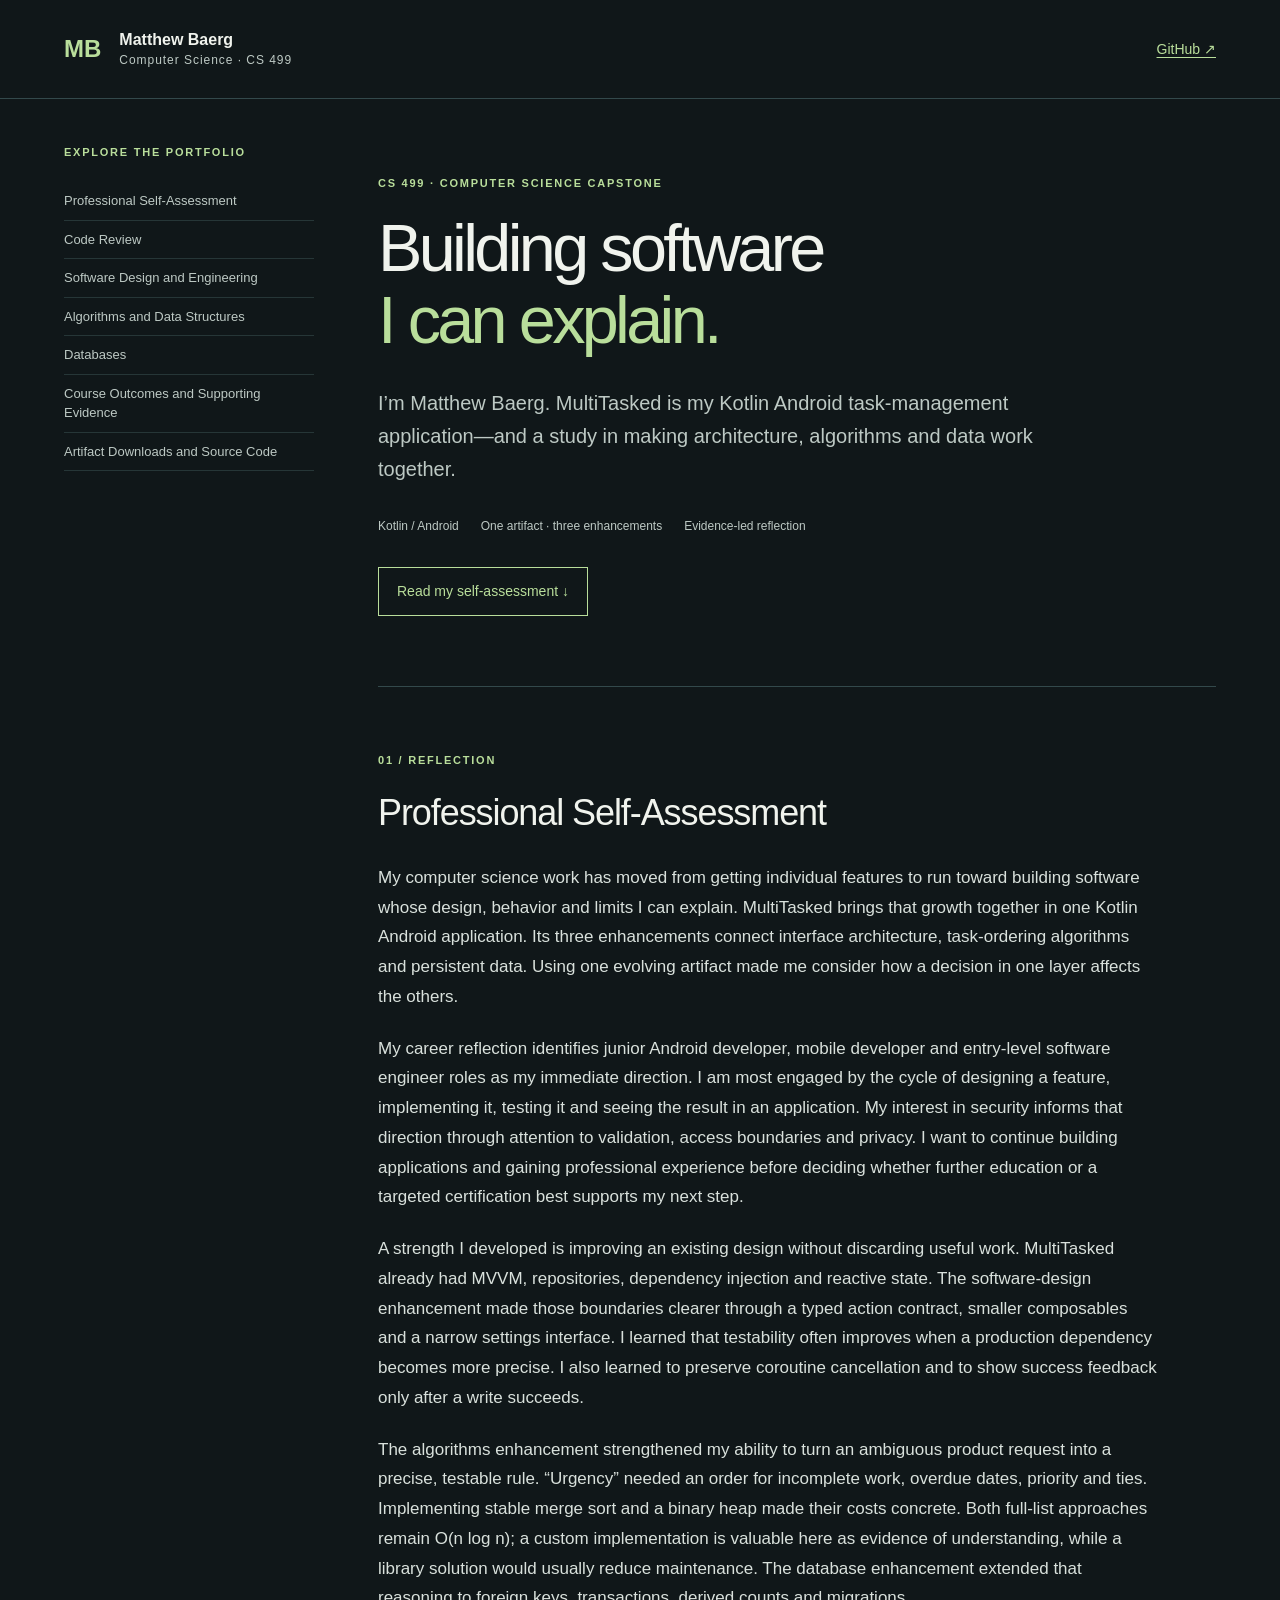
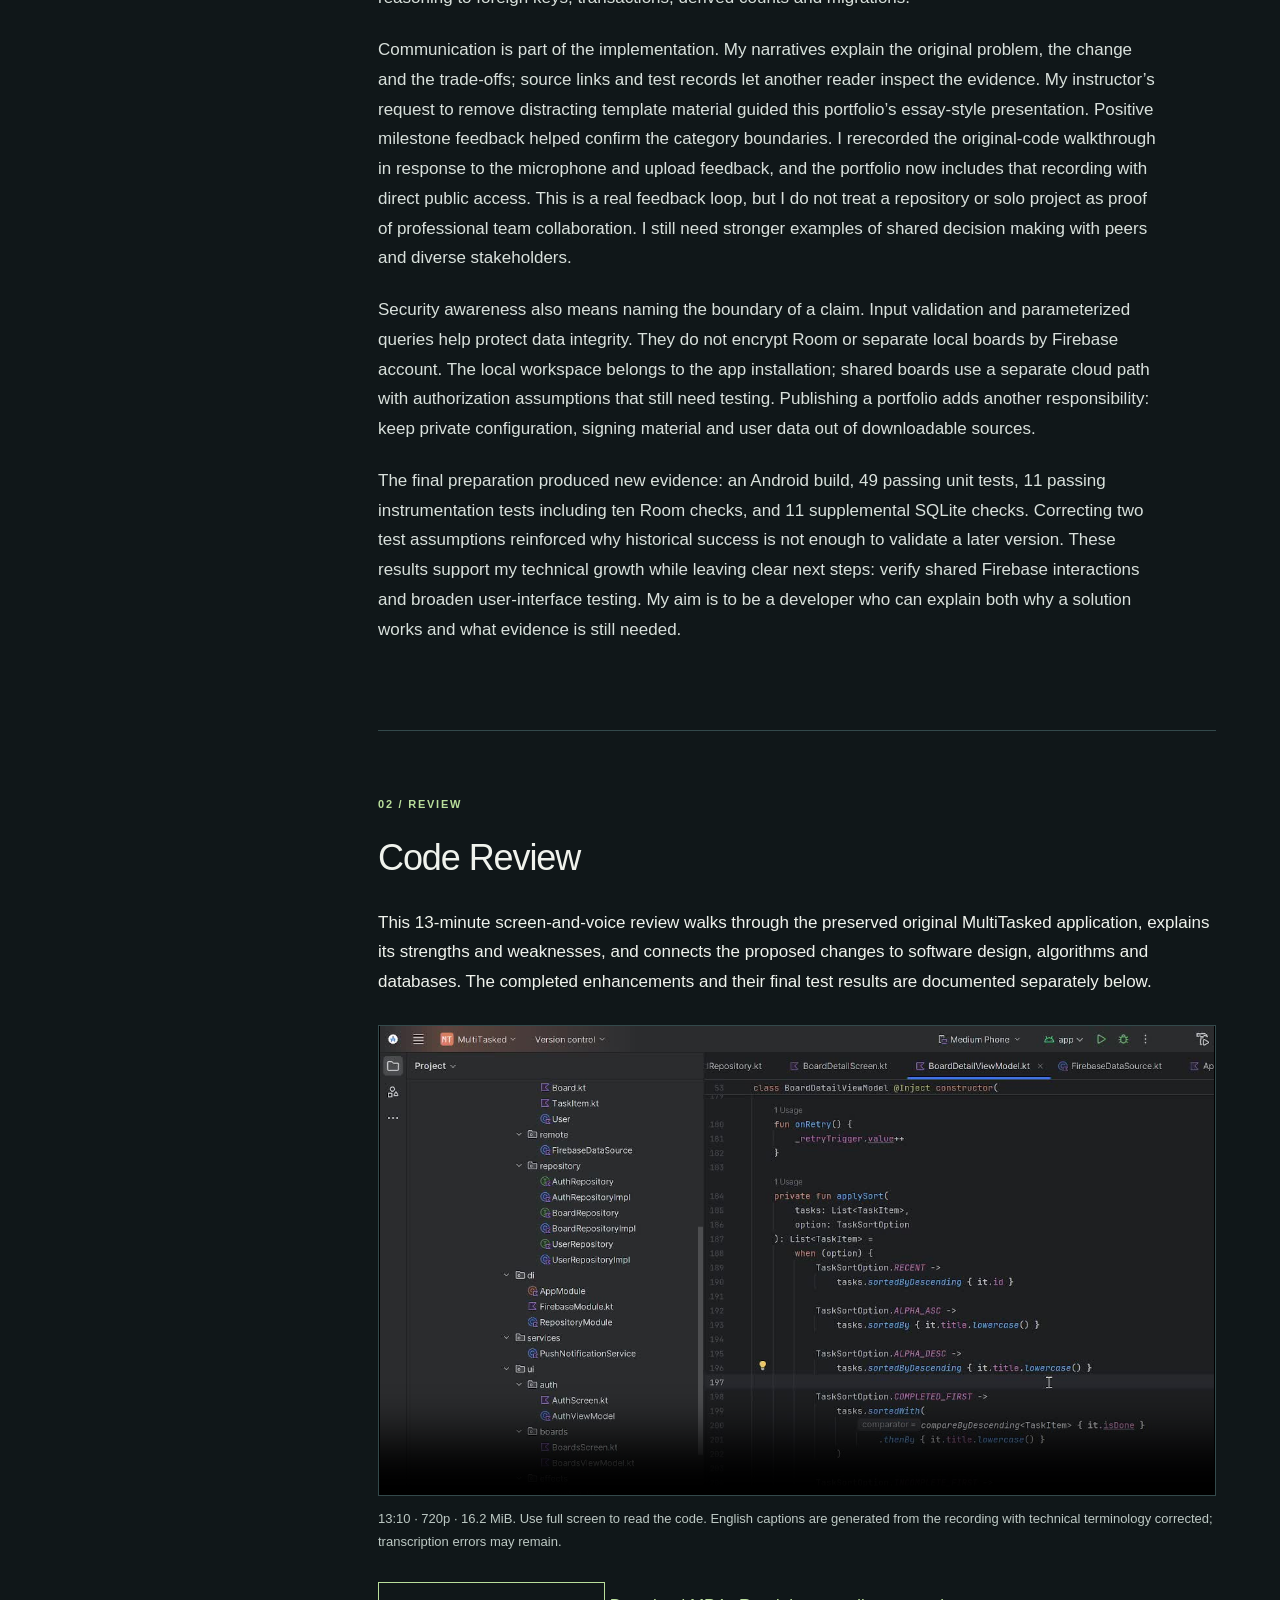
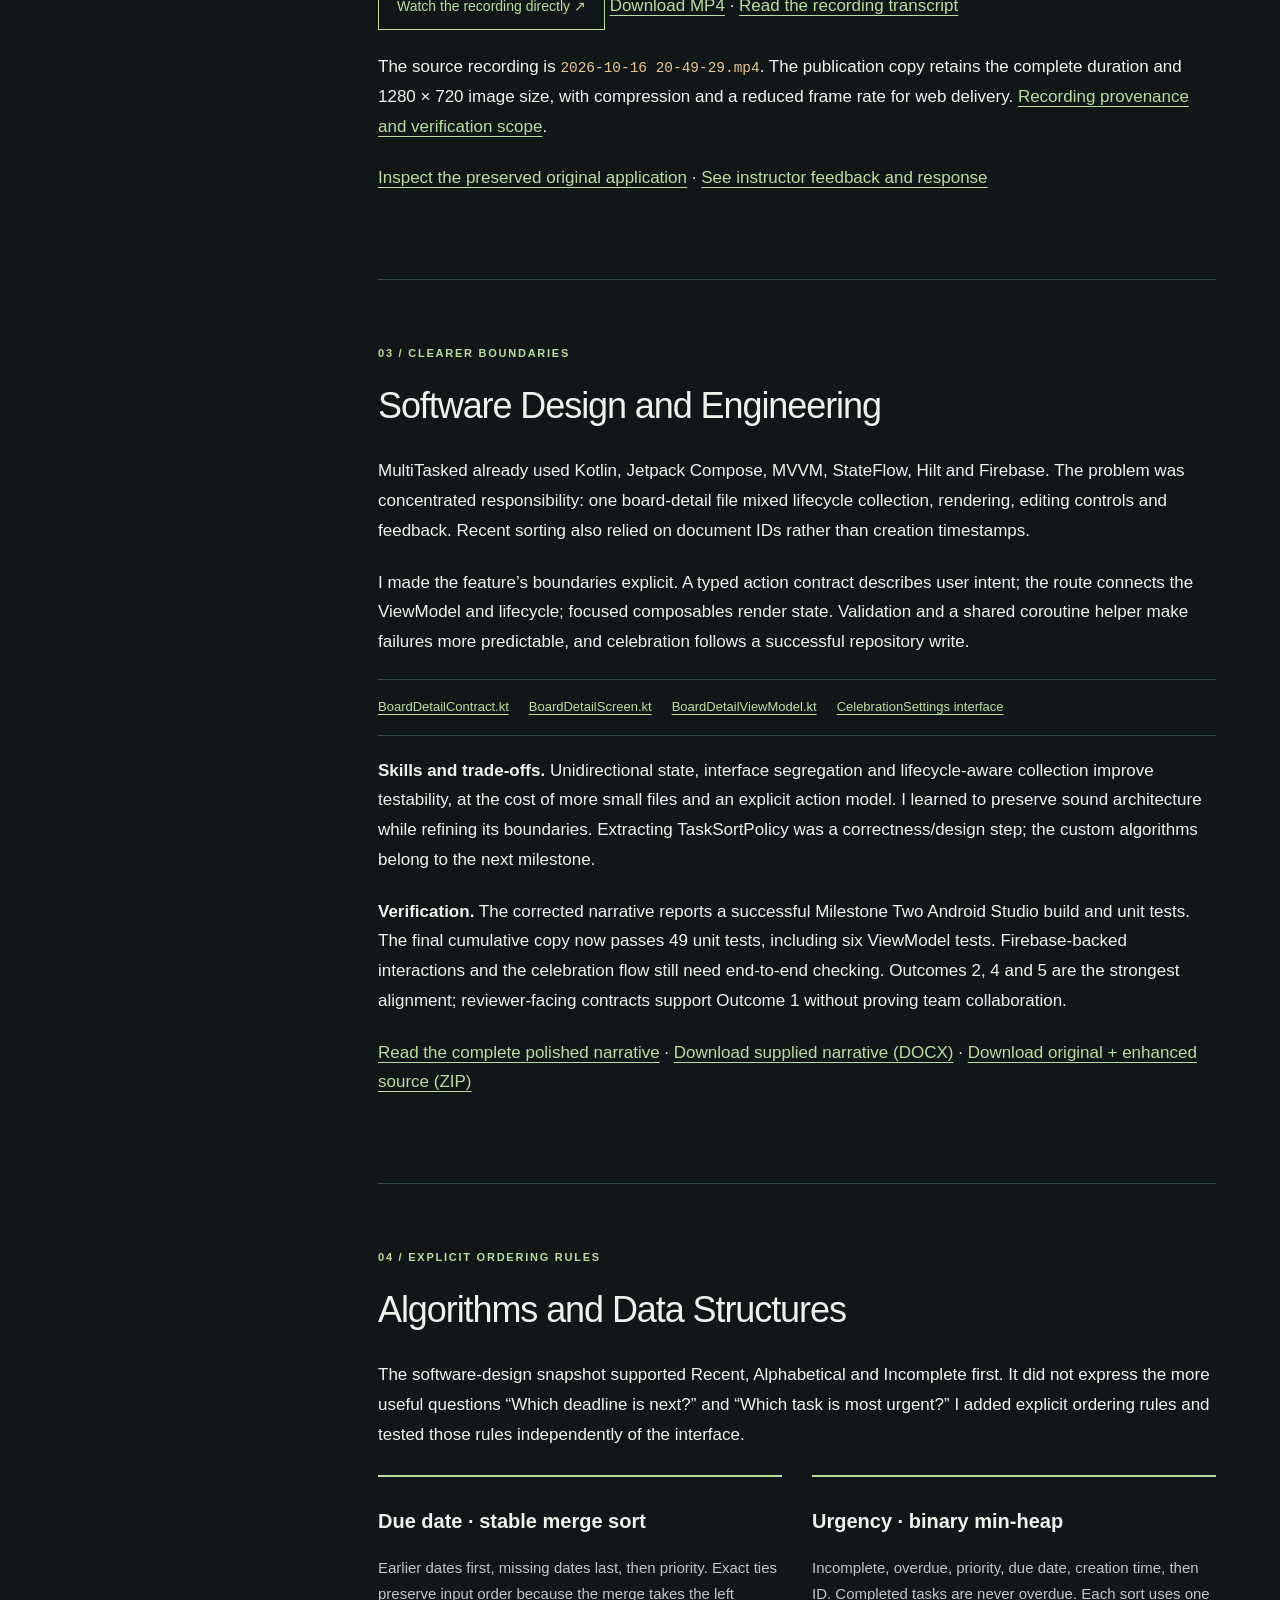
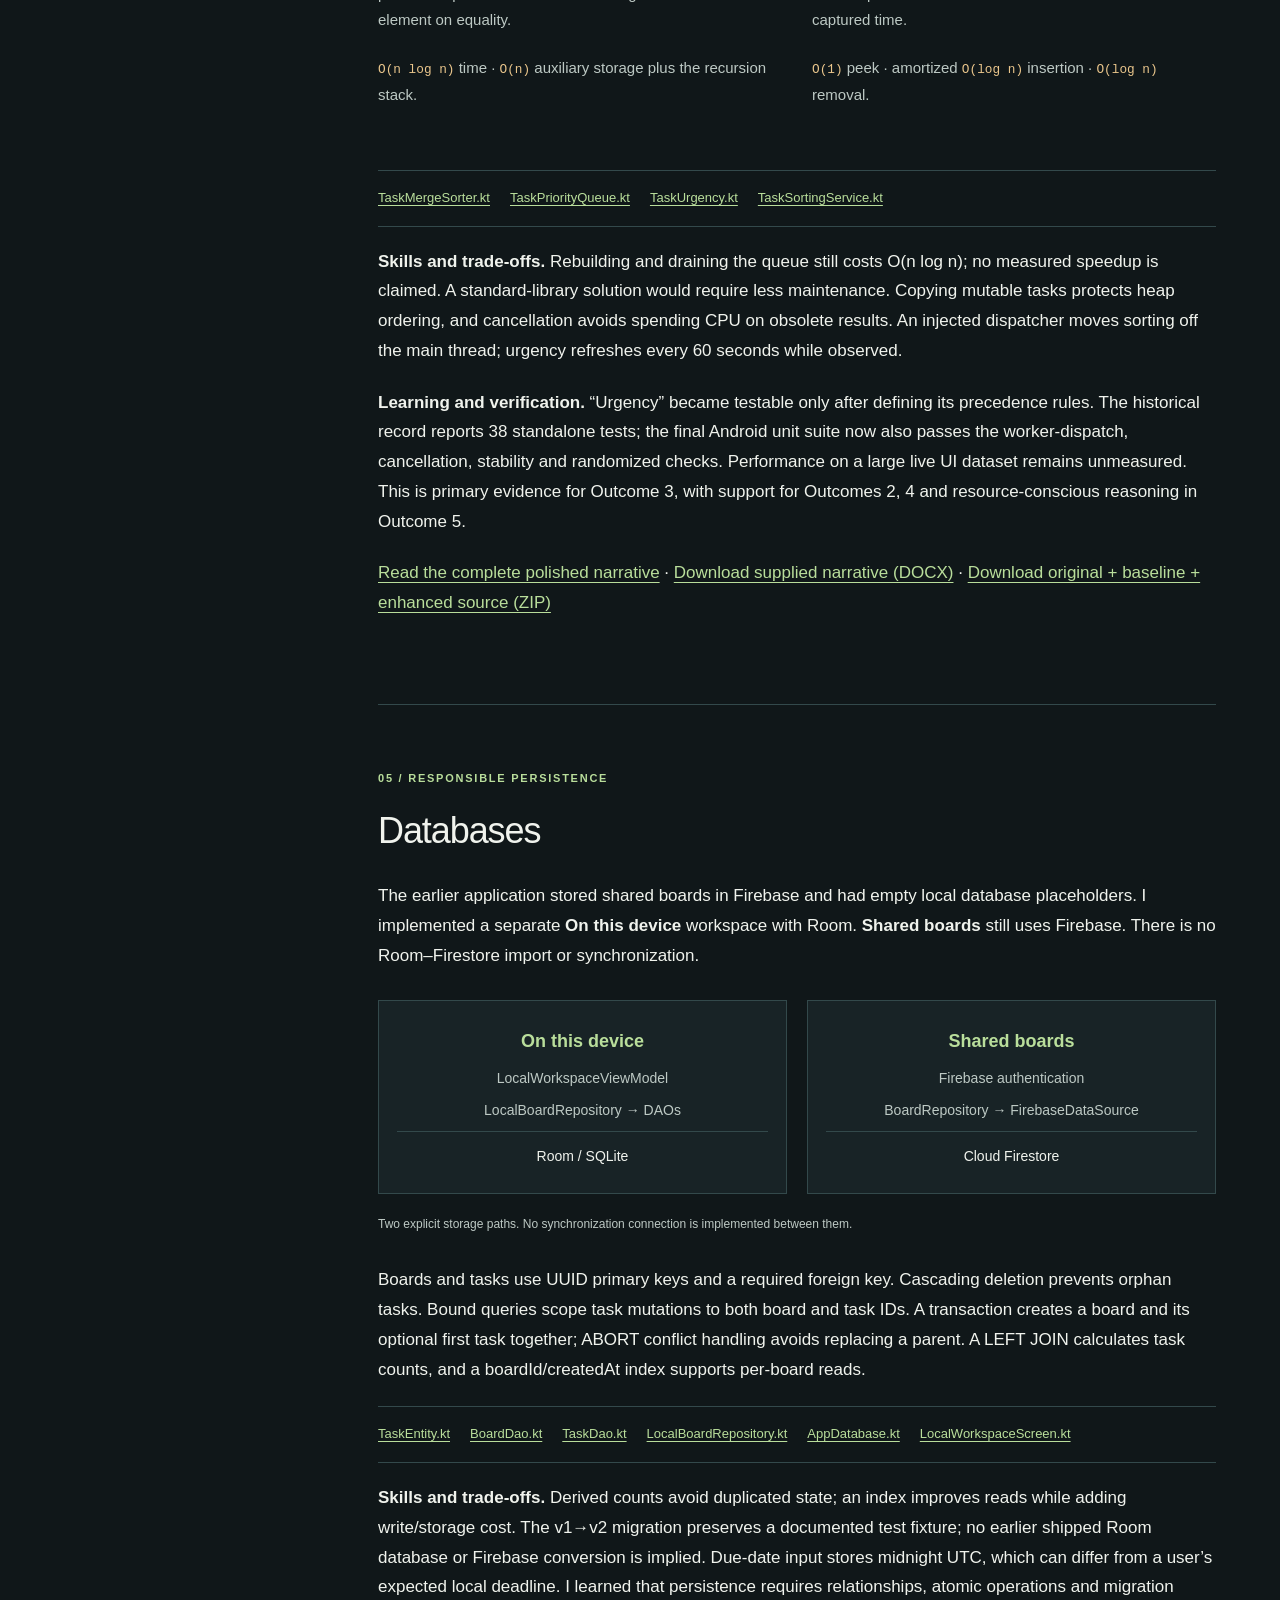
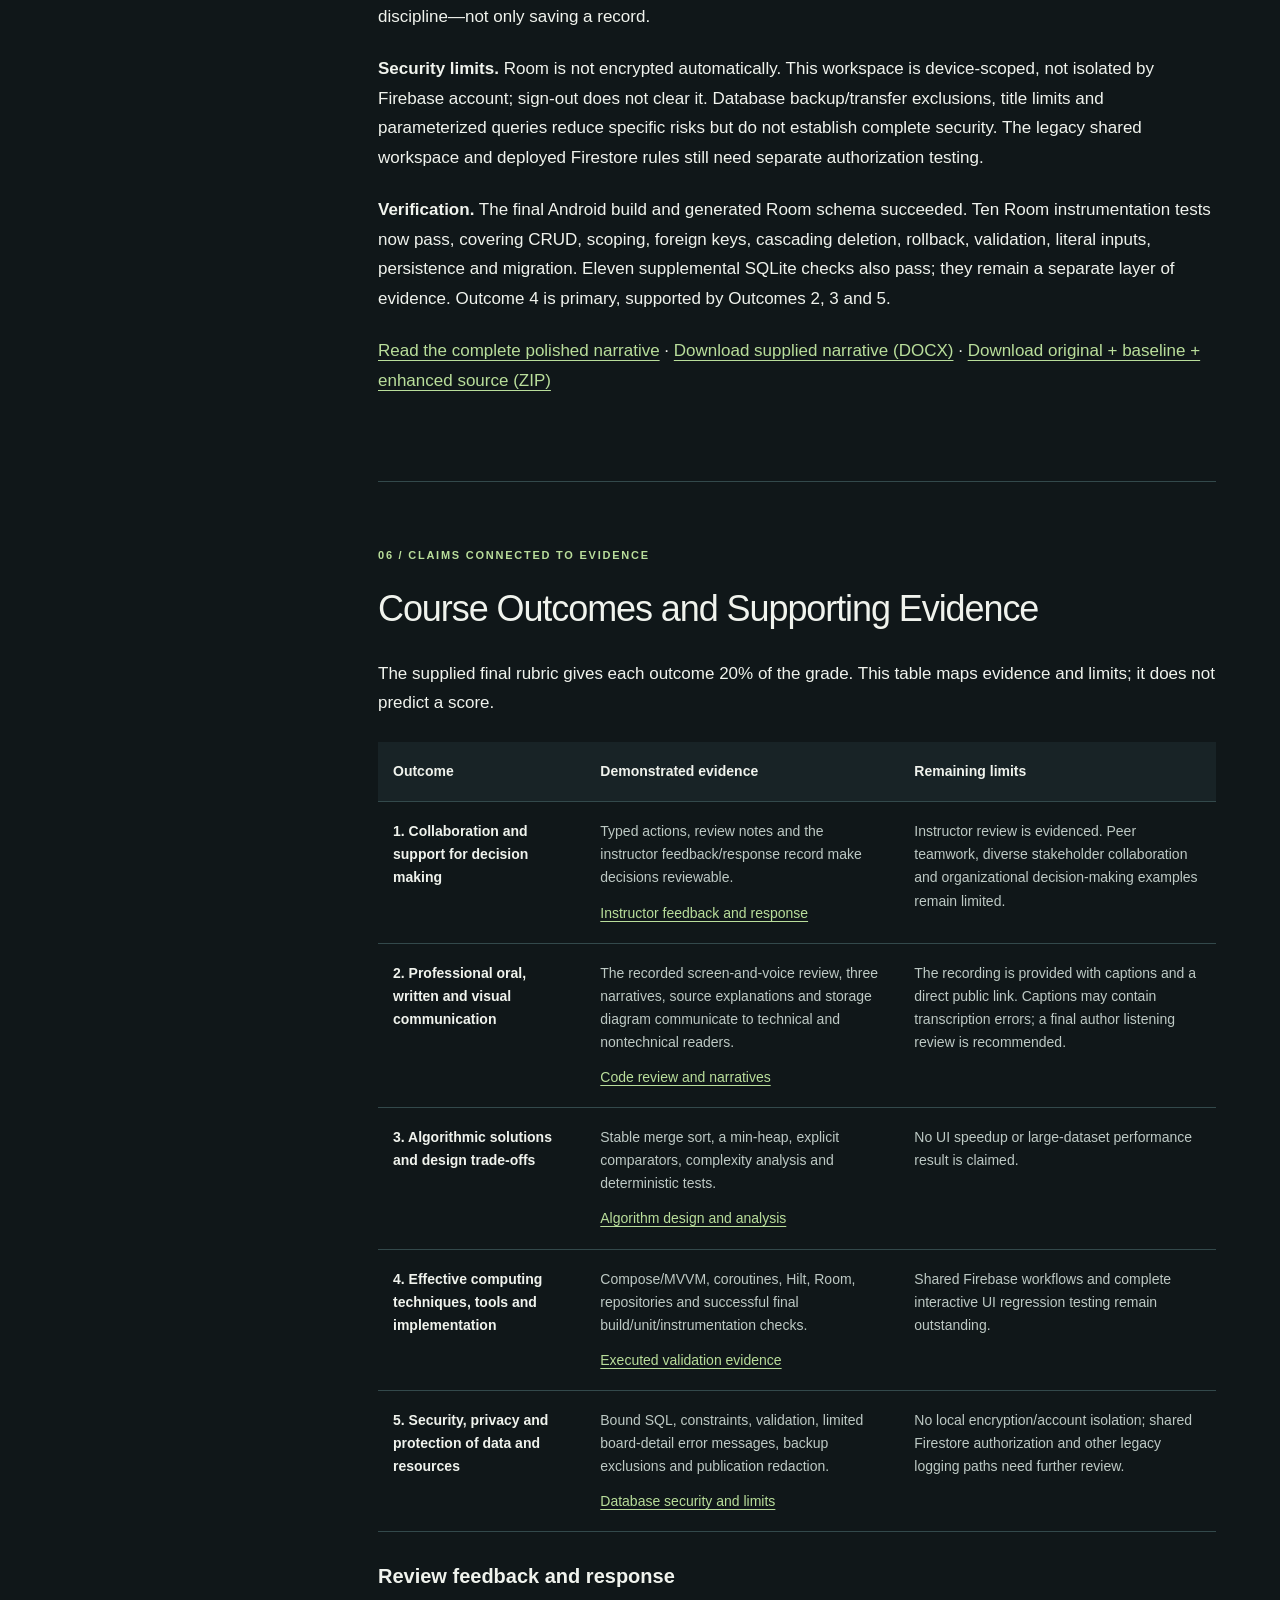
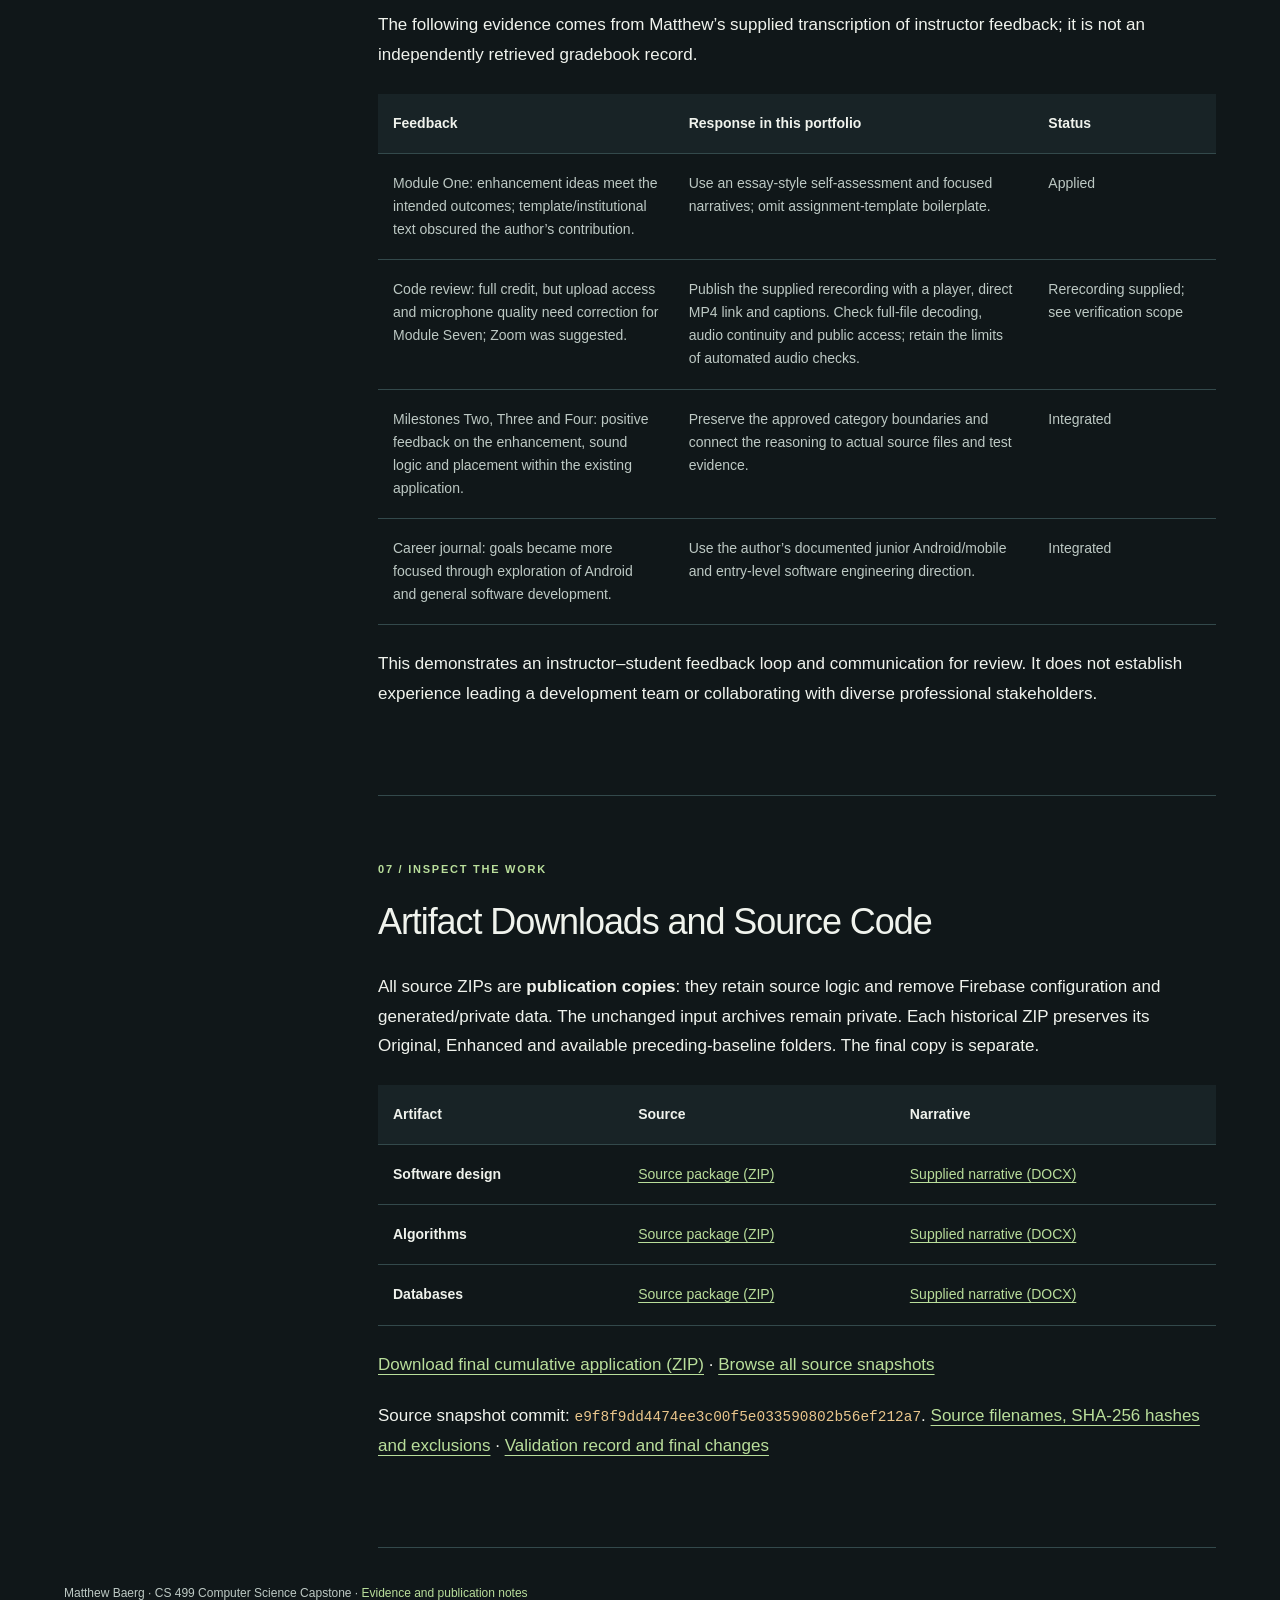
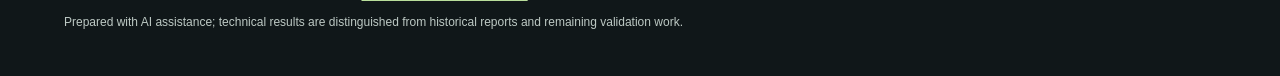
<file: docs/index.html>
<!doctype html><html lang="en"><head><meta charset="utf-8"><meta name="viewport" content="width=device-width,initial-scale=1"><meta name="description" content="Matthew Baerg’s CS 499 ePortfolio: MultiTasked Android architecture, algorithms, databases, and verified evidence."><title>CS 499 ePortfolio | Matthew Baerg</title><link rel="stylesheet" href="assets/style.css"></head><body><a class="skip" href="#main">Skip to content</a><header><a class="brand" href="index.html">MB<span>Matthew Baerg <small>Computer Science · CS 499</small></span></a><a class="repo-link" href="https://github.com/NovaKampfer/Capstone">GitHub ↗</a></header><div class="layout"><aside><nav aria-label="Portfolio sections"><p class="eyebrow">Explore the portfolio</p><a href="#assessment">Professional Self-Assessment</a><a href="#review">Code Review</a><a href="#design">Software Design and Engineering</a><a href="#algorithms">Algorithms and Data Structures</a><a href="#databases">Databases</a><a href="#outcomes">Course Outcomes and Supporting Evidence</a><a href="#downloads">Artifact Downloads and Source Code</a></nav></aside><main id="main" tabindex="-1"><div class="hero"><p class="eyebrow">CS 499 · Computer Science Capstone</p><h1>Building software<br><span>I can explain.</span></h1><p class="lede">I’m Matthew Baerg. MultiTasked is my Kotlin Android task-management application—and a study in making architecture, algorithms and data work together.</p><div class="hero-meta"><span>Kotlin / Android</span><span>One artifact · three enhancements</span><span>Evidence-led reflection</span></div><a class="button" href="#assessment">Read my self-assessment ↓</a></div><section id="assessment" aria-labelledby="assessment-title"><p class="eyebrow">01 / Reflection</p><h2 id="assessment-title">Professional Self-Assessment</h2><div class="prose"><p>My computer science work has moved from getting individual features to run toward building software whose design, behavior and limits I can explain. MultiTasked brings that growth together in one Kotlin Android application. Its three enhancements connect interface architecture, task-ordering algorithms and persistent data. Using one evolving artifact made me consider how a decision in one layer affects the others.</p><p>My career reflection identifies junior Android developer, mobile developer and entry-level software engineer roles as my immediate direction. I am most engaged by the cycle of designing a feature, implementing it, testing it and seeing the result in an application. My interest in security informs that direction through attention to validation, access boundaries and privacy. I want to continue building applications and gaining professional experience before deciding whether further education or a targeted certification best supports my next step.</p><p>A strength I developed is improving an existing design without discarding useful work. MultiTasked already had MVVM, repositories, dependency injection and reactive state. The software-design enhancement made those boundaries clearer through a typed action contract, smaller composables and a narrow settings interface. I learned that testability often improves when a production dependency becomes more precise. I also learned to preserve coroutine cancellation and to show success feedback only after a write succeeds.</p><p>The algorithms enhancement strengthened my ability to turn an ambiguous product request into a precise, testable rule. “Urgency” needed an order for incomplete work, overdue dates, priority and ties. Implementing stable merge sort and a binary heap made their costs concrete. Both full-list approaches remain O(n log n); a custom implementation is valuable here as evidence of understanding, while a library solution would usually reduce maintenance. The database enhancement extended that reasoning to foreign keys, transactions, derived counts and migrations.</p><p>Communication is part of the implementation. My narratives explain the original problem, the change and the trade-offs; source links and test records let another reader inspect the evidence. My instructor’s request to remove distracting template material guided this portfolio’s essay-style presentation. Positive milestone feedback helped confirm the category boundaries. I rerecorded the original-code walkthrough in response to the microphone and upload feedback, and the portfolio now includes that recording with direct public access. This is a real feedback loop, but I do not treat a repository or solo project as proof of professional team collaboration. I still need stronger examples of shared decision making with peers and diverse stakeholders.</p><p>Security awareness also means naming the boundary of a claim. Input validation and parameterized queries help protect data integrity. They do not encrypt Room or separate local boards by Firebase account. The local workspace belongs to the app installation; shared boards use a separate cloud path with authorization assumptions that still need testing. Publishing a portfolio adds another responsibility: keep private configuration, signing material and user data out of downloadable sources.</p><p>The final preparation produced new evidence: an Android build, 49 passing unit tests, 11 passing instrumentation tests including ten Room checks, and 11 supplemental SQLite checks. Correcting two test assumptions reinforced why historical success is not enough to validate a later version. These results support my technical growth while leaving clear next steps: verify shared Firebase interactions and broaden user-interface testing. My aim is to be a developer who can explain both why a solution works and what evidence is still needed.</p></div></section><section id="review" aria-labelledby="review-title"><p class="eyebrow">02 / Review</p><h2 id="review-title">Code Review</h2><p>This 13-minute screen-and-voice review walks through the preserved original MultiTasked application, explains its strengths and weaknesses, and connects the proposed changes to software design, algorithms and databases. The completed enhancements and their final test results are documented separately below.</p>
<figure class="recording">
<video id="code-review-video" controls playsinline preload="metadata" poster="media/code-review-poster.jpg" aria-label="Matthew Baerg's MultiTasked code review" aria-describedby="recording-help">
<source src="media/matthew-baerg-code-review.mp4" type="video/mp4">
<track kind="captions" src="media/code-review.en.vtt" srclang="en" label="English (auto-generated, terminology corrected)" default>
Your browser does not support embedded video. <a href="media/matthew-baerg-code-review.mp4">Open the recording directly</a>.
</video>
<figcaption id="recording-help">13:10 · 720p · 16.2 MiB. Use full screen to read the code. English captions are generated from the recording with technical terminology corrected; transcription errors may remain.</figcaption>
</figure>
<p><a class="button" href="media/matthew-baerg-code-review.mp4">Watch the recording directly ↗</a> <a href="media/matthew-baerg-code-review.mp4" download>Download MP4</a> · <a href="code-review-transcript.html">Read the recording transcript</a></p>
<p>The source recording is <code>2026-10-16 20-49-29.mp4</code>. The publication copy retains the complete duration and 1280 × 720 image size, with compression and a reduced frame rate for web delivery. <a href="evidence/recording-checks.json">Recording provenance and verification scope</a>.</p>
<p><a href="https://github.com/NovaKampfer/Capstone/blob/e9f8f9dd4474ee3c00f5e033590802b56ef212a7/artifacts/milestone-four/Original/README.md">Inspect the preserved original application</a> · <a href="#feedback">See instructor feedback and response</a></p></section><section id="design" aria-labelledby="design-title"><p class="eyebrow">03 / Clearer boundaries</p><h2 id="design-title">Software Design and Engineering</h2><p>MultiTasked already used Kotlin, Jetpack Compose, MVVM, StateFlow, Hilt and Firebase. The problem was concentrated responsibility: one board-detail file mixed lifecycle collection, rendering, editing controls and feedback. Recent sorting also relied on document IDs rather than creation timestamps.</p><p>I made the feature’s boundaries explicit. A typed action contract describes user intent; the route connects the ViewModel and lifecycle; focused composables render state. Validation and a shared coroutine helper make failures more predictable, and celebration follows a successful repository write.</p><div class="source-list"><a href="https://github.com/NovaKampfer/Capstone/blob/e9f8f9dd4474ee3c00f5e033590802b56ef212a7/artifacts/milestone-two/Enhanced/app/src/main/java/com/MatthewBaerg/multitasked/ui/tasks/BoardDetailContract.kt">BoardDetailContract.kt</a><a href="https://github.com/NovaKampfer/Capstone/blob/e9f8f9dd4474ee3c00f5e033590802b56ef212a7/artifacts/milestone-two/Enhanced/app/src/main/java/com/MatthewBaerg/multitasked/ui/tasks/BoardDetailScreen.kt">BoardDetailScreen.kt</a><a href="https://github.com/NovaKampfer/Capstone/blob/e9f8f9dd4474ee3c00f5e033590802b56ef212a7/artifacts/milestone-two/Enhanced/app/src/main/java/com/MatthewBaerg/multitasked/ui/tasks/BoardDetailViewModel.kt">BoardDetailViewModel.kt</a><a href="https://github.com/NovaKampfer/Capstone/blob/e9f8f9dd4474ee3c00f5e033590802b56ef212a7/artifacts/milestone-two/Enhanced/app/src/main/java/com/MatthewBaerg/multitasked/ui/Settings.kt">CelebrationSettings interface</a></div><p><strong>Skills and trade-offs.</strong> Unidirectional state, interface segregation and lifecycle-aware collection improve testability, at the cost of more small files and an explicit action model. I learned to preserve sound architecture while refining its boundaries. Extracting TaskSortPolicy was a correctness/design step; the custom algorithms belong to the next milestone.</p><p><strong>Verification.</strong> The corrected narrative reports a successful Milestone Two Android Studio build and unit tests. The final cumulative copy now passes 49 unit tests, including six ViewModel tests. Firebase-backed interactions and the celebration flow still need end-to-end checking. Outcomes 2, 4 and 5 are the strongest alignment; reviewer-facing contracts support Outcome 1 without proving team collaboration.</p><p><a href="design-narrative.html">Read the complete polished narrative</a> · <a href="downloads/software-design-narrative.docx">Download supplied narrative (DOCX)</a> · <a href="downloads/MultiTasked-milestone-two-publication.zip">Download original + enhanced source (ZIP)</a></p></section><section id="algorithms" aria-labelledby="algorithms-title"><p class="eyebrow">04 / Explicit ordering rules</p><h2 id="algorithms-title">Algorithms and Data Structures</h2><p>The software-design snapshot supported Recent, Alphabetical and Incomplete first. It did not express the more useful questions “Which deadline is next?” and “Which task is most urgent?” I added explicit ordering rules and tested those rules independently of the interface.</p><div class="comparison"><div><h3>Due date · stable merge sort</h3><p>Earlier dates first, missing dates last, then priority. Exact ties preserve input order because the merge takes the left element on equality.</p><p><code>O(n log n)</code> time · <code>O(n)</code> auxiliary storage plus the recursion stack.</p></div><div><h3>Urgency · binary min-heap</h3><p>Incomplete, overdue, priority, due date, creation time, then ID. Completed tasks are never overdue. Each sort uses one captured time.</p><p><code>O(1)</code> peek · amortized <code>O(log n)</code> insertion · <code>O(log n)</code> removal.</p></div></div><div class="source-list"><a href="https://github.com/NovaKampfer/Capstone/blob/e9f8f9dd4474ee3c00f5e033590802b56ef212a7/artifacts/milestone-three/Enhanced/app/src/main/java/com/MatthewBaerg/multitasked/ui/tasks/TaskMergeSorter.kt">TaskMergeSorter.kt</a><a href="https://github.com/NovaKampfer/Capstone/blob/e9f8f9dd4474ee3c00f5e033590802b56ef212a7/artifacts/milestone-three/Enhanced/app/src/main/java/com/MatthewBaerg/multitasked/ui/tasks/TaskPriorityQueue.kt">TaskPriorityQueue.kt</a><a href="https://github.com/NovaKampfer/Capstone/blob/e9f8f9dd4474ee3c00f5e033590802b56ef212a7/artifacts/milestone-three/Enhanced/app/src/main/java/com/MatthewBaerg/multitasked/ui/tasks/TaskUrgency.kt">TaskUrgency.kt</a><a href="https://github.com/NovaKampfer/Capstone/blob/e9f8f9dd4474ee3c00f5e033590802b56ef212a7/artifacts/milestone-three/Enhanced/app/src/main/java/com/MatthewBaerg/multitasked/ui/tasks/TaskSortingService.kt">TaskSortingService.kt</a></div><p><strong>Skills and trade-offs.</strong> Rebuilding and draining the queue still costs O(n log n); no measured speedup is claimed. A standard-library solution would require less maintenance. Copying mutable tasks protects heap ordering, and cancellation avoids spending CPU on obsolete results. An injected dispatcher moves sorting off the main thread; urgency refreshes every 60 seconds while observed.</p><p><strong>Learning and verification.</strong> “Urgency” became testable only after defining its precedence rules. The historical record reports 38 standalone tests; the final Android unit suite now also passes the worker-dispatch, cancellation, stability and randomized checks. Performance on a large live UI dataset remains unmeasured. This is primary evidence for Outcome 3, with support for Outcomes 2, 4 and resource-conscious reasoning in Outcome 5.</p><p><a href="algorithms-narrative.html">Read the complete polished narrative</a> · <a href="downloads/algorithms-narrative.docx">Download supplied narrative (DOCX)</a> · <a href="downloads/MultiTasked-milestone-three-publication.zip">Download original + baseline + enhanced source (ZIP)</a></p></section><section id="databases" aria-labelledby="databases-title"><p class="eyebrow">05 / Responsible persistence</p><h2 id="databases-title">Databases</h2><p>The earlier application stored shared boards in Firebase and had empty local database placeholders. I implemented a separate <strong>On this device</strong> workspace with Room. <strong>Shared boards</strong> still uses Firebase. There is no Room–Firestore import or synchronization.</p><figure class="architecture"><div><strong>On this device</strong><span>LocalWorkspaceViewModel</span><span>LocalBoardRepository → DAOs</span><b>Room / SQLite</b></div><div><strong>Shared boards</strong><span>Firebase authentication</span><span>BoardRepository → FirebaseDataSource</span><b>Cloud Firestore</b></div><figcaption>Two explicit storage paths. No synchronization connection is implemented between them.</figcaption></figure><p>Boards and tasks use UUID primary keys and a required foreign key. Cascading deletion prevents orphan tasks. Bound queries scope task mutations to both board and task IDs. A transaction creates a board and its optional first task together; ABORT conflict handling avoids replacing a parent. A LEFT JOIN calculates task counts, and a boardId/createdAt index supports per-board reads.</p><div class="source-list"><a href="https://github.com/NovaKampfer/Capstone/blob/e9f8f9dd4474ee3c00f5e033590802b56ef212a7/artifacts/milestone-four/Enhanced/app/src/main/java/com/MatthewBaerg/multitasked/data/local/TaskEntity.kt">TaskEntity.kt</a><a href="https://github.com/NovaKampfer/Capstone/blob/e9f8f9dd4474ee3c00f5e033590802b56ef212a7/artifacts/milestone-four/Enhanced/app/src/main/java/com/MatthewBaerg/multitasked/data/local/BoardDao.kt">BoardDao.kt</a><a href="https://github.com/NovaKampfer/Capstone/blob/e9f8f9dd4474ee3c00f5e033590802b56ef212a7/artifacts/milestone-four/Enhanced/app/src/main/java/com/MatthewBaerg/multitasked/data/local/TaskDao.kt">TaskDao.kt</a><a href="https://github.com/NovaKampfer/Capstone/blob/e9f8f9dd4474ee3c00f5e033590802b56ef212a7/artifacts/milestone-four/Enhanced/app/src/main/java/com/MatthewBaerg/multitasked/data/local/LocalBoardRepository.kt">LocalBoardRepository.kt</a><a href="https://github.com/NovaKampfer/Capstone/blob/e9f8f9dd4474ee3c00f5e033590802b56ef212a7/artifacts/milestone-four/Enhanced/app/src/main/java/com/MatthewBaerg/multitasked/data/local/AppDatabase.kt">AppDatabase.kt</a><a href="https://github.com/NovaKampfer/Capstone/blob/e9f8f9dd4474ee3c00f5e033590802b56ef212a7/artifacts/milestone-four/Enhanced/app/src/main/java/com/MatthewBaerg/multitasked/ui/local/LocalWorkspaceScreen.kt">LocalWorkspaceScreen.kt</a></div><p><strong>Skills and trade-offs.</strong> Derived counts avoid duplicated state; an index improves reads while adding write/storage cost. The v1→v2 migration preserves a documented test fixture; no earlier shipped Room database or Firebase conversion is implied. Due-date input stores midnight UTC, which can differ from a user’s expected local deadline. I learned that persistence requires relationships, atomic operations and migration discipline—not only saving a record.</p><p><strong>Security limits.</strong> Room is not encrypted automatically. This workspace is device-scoped, not isolated by Firebase account; sign-out does not clear it. Database backup/transfer exclusions, title limits and parameterized queries reduce specific risks but do not establish complete security. The legacy shared workspace and deployed Firestore rules still need separate authorization testing.</p><p><strong>Verification.</strong> The final Android build and generated Room schema succeeded. Ten Room instrumentation tests now pass, covering CRUD, scoping, foreign keys, cascading deletion, rollback, validation, literal inputs, persistence and migration. Eleven supplemental SQLite checks also pass; they remain a separate layer of evidence. Outcome 4 is primary, supported by Outcomes 2, 3 and 5.</p><p><a href="databases-narrative.html">Read the complete polished narrative</a> · <a href="downloads/databases-narrative.docx">Download supplied narrative (DOCX)</a> · <a href="downloads/MultiTasked-milestone-four-publication.zip">Download original + baseline + enhanced source (ZIP)</a></p></section><section id="outcomes" aria-labelledby="outcomes-title"><p class="eyebrow">06 / Claims connected to evidence</p><h2 id="outcomes-title">Course Outcomes and Supporting Evidence</h2><p>The supplied final rubric gives each outcome 20% of the grade. This table maps evidence and limits; it does not predict a score.</p><div class="table-wrap" tabindex="0" role="region" aria-label="Course outcomes and evidence"><table><thead><tr><th scope="col">Outcome</th><th scope="col">Demonstrated evidence</th><th scope="col">Remaining limits</th></tr></thead><tbody><tr><th scope="row">1. Collaboration and support for decision making</th><td>Typed actions, review notes and the instructor feedback/response record make decisions reviewable.<p><a href="index.html#feedback">Instructor feedback and response</a></p></td><td>Instructor review is evidenced. Peer teamwork, diverse stakeholder collaboration and organizational decision-making examples remain limited.</td></tr><tr><th scope="row">2. Professional oral, written and visual communication</th><td>The recorded screen-and-voice review, three narratives, source explanations and storage diagram communicate to technical and nontechnical readers.<p><a href="index.html#review">Code review and narratives</a></p></td><td>The recording is provided with captions and a direct public link. Captions may contain transcription errors; a final author listening review is recommended.</td></tr><tr><th scope="row">3. Algorithmic solutions and design trade-offs</th><td>Stable merge sort, a min-heap, explicit comparators, complexity analysis and deterministic tests.<p><a href="algorithms-narrative.html">Algorithm design and analysis</a></p></td><td>No UI speedup or large-dataset performance result is claimed.</td></tr><tr><th scope="row">4. Effective computing techniques, tools and implementation</th><td>Compose/MVVM, coroutines, Hilt, Room, repositories and successful final build/unit/instrumentation checks.<p><a href="evidence.html">Executed validation evidence</a></p></td><td>Shared Firebase workflows and complete interactive UI regression testing remain outstanding.</td></tr><tr><th scope="row">5. Security, privacy and protection of data and resources</th><td>Bound SQL, constraints, validation, limited board-detail error messages, backup exclusions and publication redaction.<p><a href="index.html#databases">Database security and limits</a></p></td><td>No local encryption/account isolation; shared Firestore authorization and other legacy logging paths need further review.</td></tr></tbody></table></div><div id="feedback"><h3>Review feedback and response</h3><p>The following evidence comes from Matthew’s supplied transcription of instructor feedback; it is not an independently retrieved gradebook record.</p><div class="table-wrap" tabindex="0" role="region" aria-label="Instructor feedback and actions"><table><thead><tr><th scope="col">Feedback</th><th scope="col">Response in this portfolio</th><th scope="col">Status</th></tr></thead><tbody><tr><td>Module One: enhancement ideas meet the intended outcomes; template/institutional text obscured the author’s contribution.</td><td>Use an essay-style self-assessment and focused narratives; omit assignment-template boilerplate.</td><td>Applied</td></tr><tr><td>Code review: full credit, but upload access and microphone quality need correction for Module Seven; Zoom was suggested.</td><td>Publish the supplied rerecording with a player, direct MP4 link and captions. Check full-file decoding, audio continuity and public access; retain the limits of automated audio checks.</td><td>Rerecording supplied; see verification scope</td></tr><tr><td>Milestones Two, Three and Four: positive feedback on the enhancement, sound logic and placement within the existing application.</td><td>Preserve the approved category boundaries and connect the reasoning to actual source files and test evidence.</td><td>Integrated</td></tr><tr><td>Career journal: goals became more focused through exploration of Android and general software development.</td><td>Use the author’s documented junior Android/mobile and entry-level software engineering direction.</td><td>Integrated</td></tr></tbody></table></div><p>This demonstrates an instructor–student feedback loop and communication for review. It does not establish experience leading a development team or collaborating with diverse professional stakeholders.</p></div></section><section id="downloads" aria-labelledby="downloads-title"><p class="eyebrow">07 / Inspect the work</p><h2 id="downloads-title">Artifact Downloads and Source Code</h2><p>All source ZIPs are <strong>publication copies</strong>: they retain source logic and remove Firebase configuration and generated/private data. The unchanged input archives remain private. Each historical ZIP preserves its Original, Enhanced and available preceding-baseline folders. The final copy is separate.</p><div class="table-wrap" tabindex="0" role="region" aria-label="Artifact downloads"><table><thead><tr><th scope="col">Artifact</th><th scope="col">Source</th><th scope="col">Narrative</th></tr></thead><tbody><tr><th scope="row">Software design</th><td><a href="downloads/MultiTasked-milestone-two-publication.zip">Source package (ZIP)</a></td><td><a href="downloads/software-design-narrative.docx">Supplied narrative (DOCX)</a></td></tr><tr><th scope="row">Algorithms</th><td><a href="downloads/MultiTasked-milestone-three-publication.zip">Source package (ZIP)</a></td><td><a href="downloads/algorithms-narrative.docx">Supplied narrative (DOCX)</a></td></tr><tr><th scope="row">Databases</th><td><a href="downloads/MultiTasked-milestone-four-publication.zip">Source package (ZIP)</a></td><td><a href="downloads/databases-narrative.docx">Supplied narrative (DOCX)</a></td></tr></tbody></table></div><p><a href="downloads/MultiTasked-final-publication.zip">Download final cumulative application (ZIP)</a> · <a href="https://github.com/NovaKampfer/Capstone/tree/e9f8f9dd4474ee3c00f5e033590802b56ef212a7/artifacts">Browse all source snapshots</a></p><p>Source snapshot commit: <code>e9f8f9dd4474ee3c00f5e033590802b56ef212a7</code>. <a href="evidence/provenance.json">Source filenames, SHA-256 hashes and exclusions</a> · <a href="evidence.html">Validation record and final changes</a></p></section></main></div><footer>Matthew Baerg · CS 499 Computer Science Capstone · <a href="evidence.html">Evidence and publication notes</a><p>Prepared with AI assistance; technical results are distinguished from historical reports and remaining validation work.</p></footer></body></html>
</file>
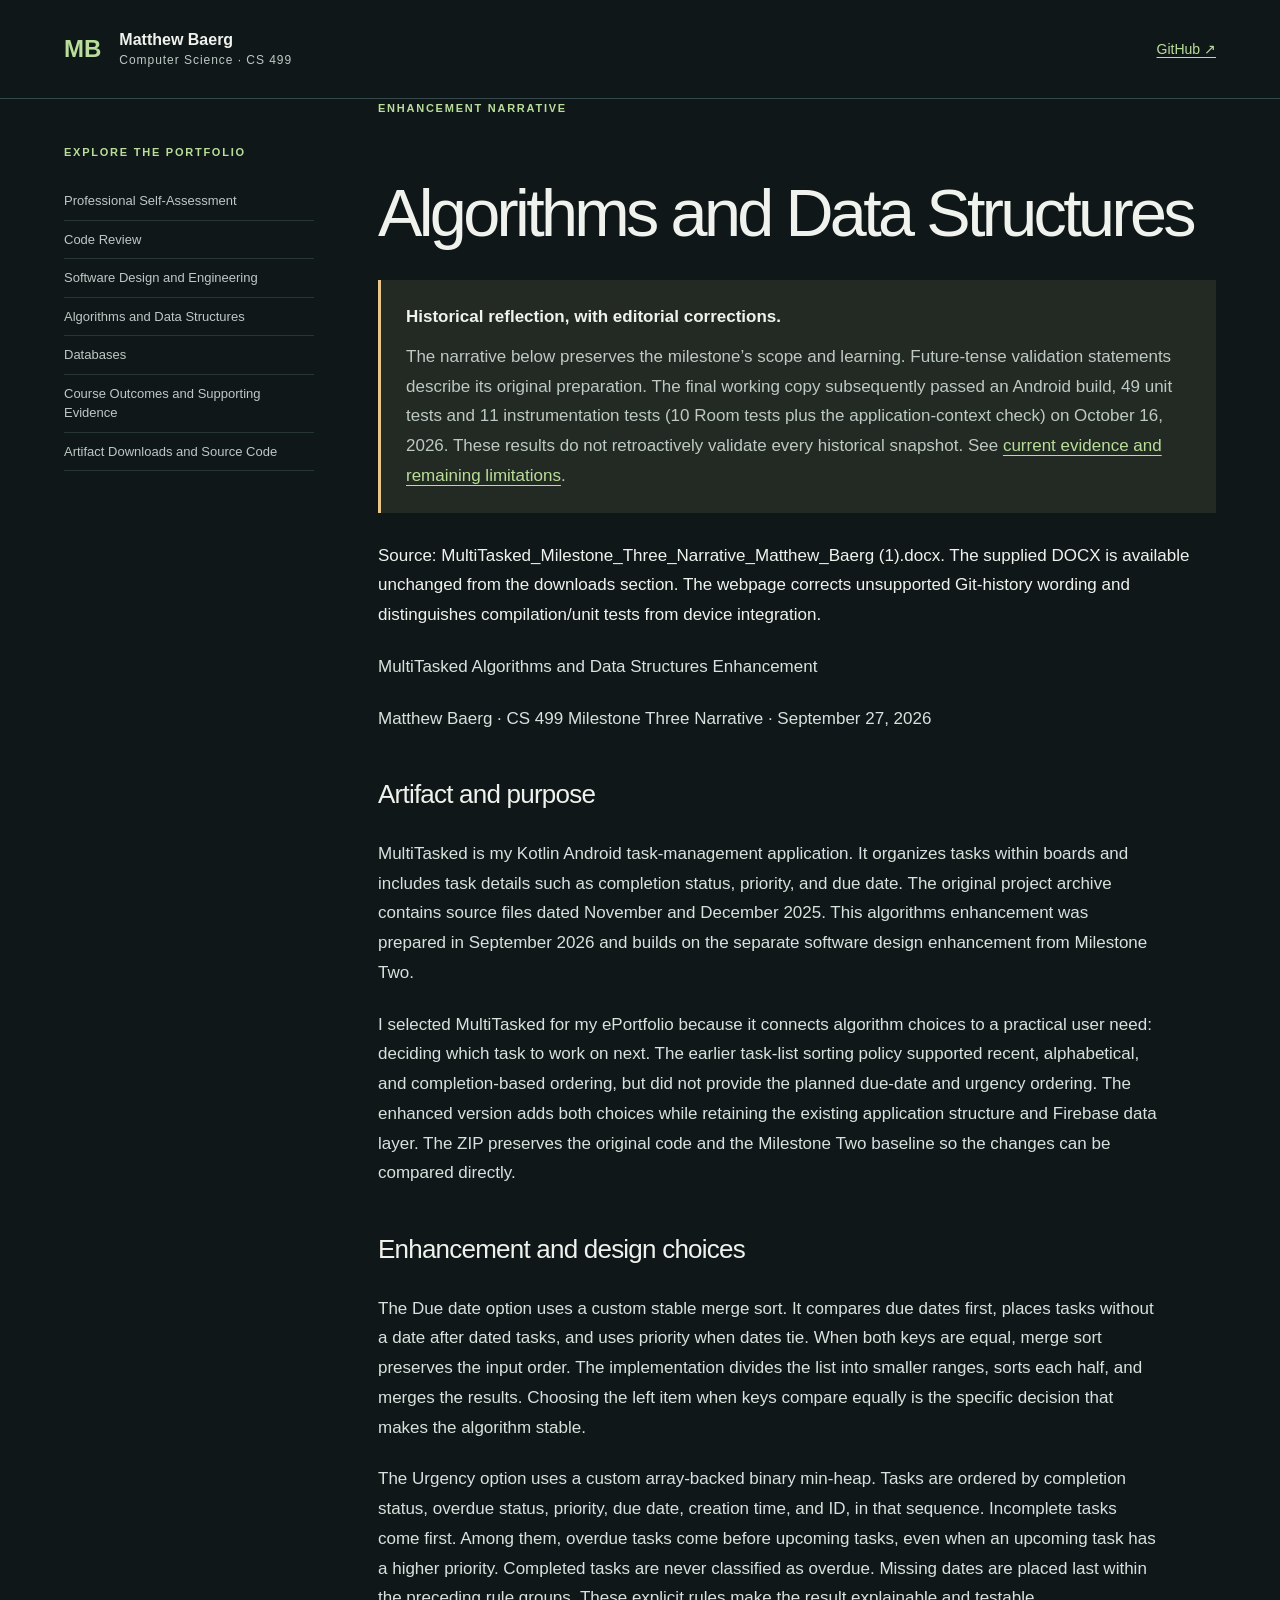
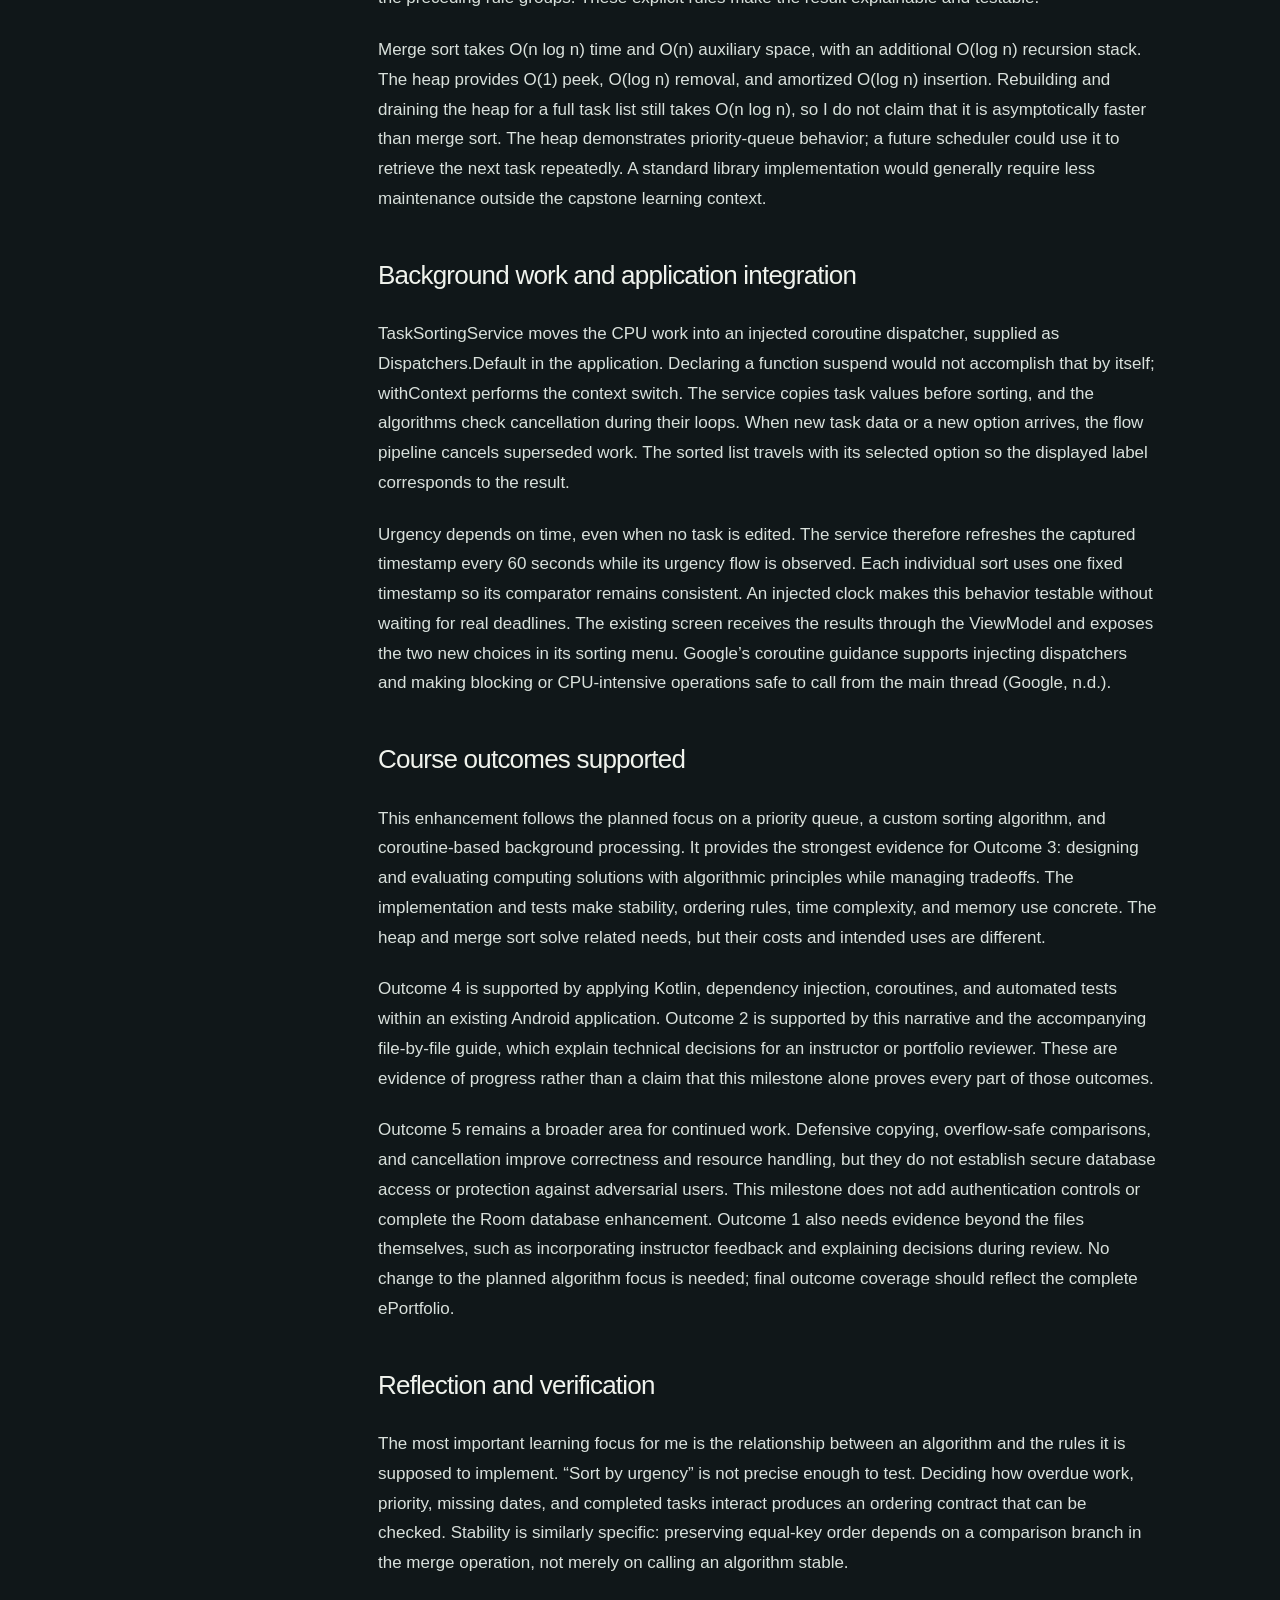
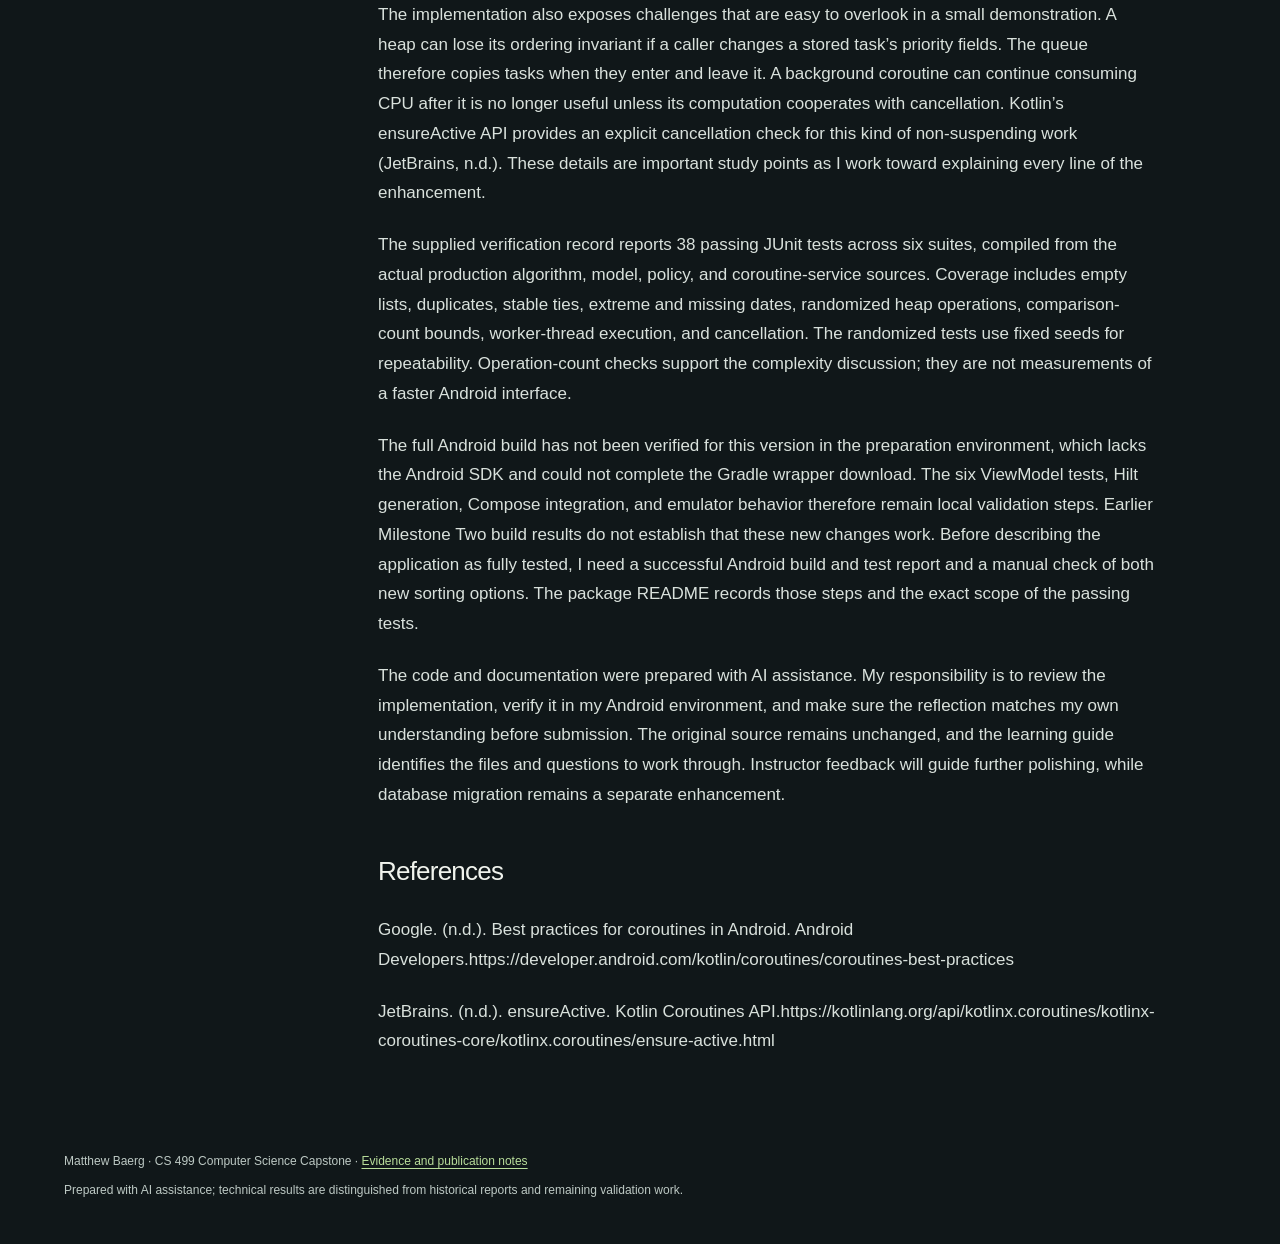
<file: docs/algorithms-narrative.html>
<!doctype html><html lang="en"><head><meta charset="utf-8"><meta name="viewport" content="width=device-width,initial-scale=1"><meta name="description" content="Matthew Baerg’s CS 499 ePortfolio: MultiTasked Android architecture, algorithms, databases, and verified evidence."><title>Algorithms and Data Structures narrative | Matthew Baerg</title><link rel="stylesheet" href="assets/style.css"></head><body><a class="skip" href="#main">Skip to content</a><header><a class="brand" href="index.html">MB<span>Matthew Baerg <small>Computer Science · CS 499</small></span></a><a class="repo-link" href="https://github.com/NovaKampfer/Capstone">GitHub ↗</a></header><div class="layout"><aside><nav aria-label="Portfolio sections"><p class="eyebrow">Explore the portfolio</p><a href="index.html#assessment">Professional Self-Assessment</a><a href="index.html#review">Code Review</a><a href="index.html#design">Software Design and Engineering</a><a href="index.html#algorithms">Algorithms and Data Structures</a><a href="index.html#databases">Databases</a><a href="index.html#outcomes">Course Outcomes and Supporting Evidence</a><a href="index.html#downloads">Artifact Downloads and Source Code</a></nav></aside><main id="main" tabindex="-1"><p class="eyebrow">Enhancement narrative</p><h1>Algorithms and Data Structures</h1><div class="notice"><strong>Historical reflection, with editorial corrections.</strong><p>The narrative below preserves the milestone’s scope and learning. Future-tense validation statements describe its original preparation. The final working copy subsequently passed an Android build, 49 unit tests and 11 instrumentation tests (10 Room tests plus the application-context check) on October 16, 2026. These results do not retroactively validate every historical snapshot. See <a href="evidence.html">current evidence and remaining limitations</a>.</p></div><p>Source: MultiTasked_Milestone_Three_Narrative_Matthew_Baerg (1).docx. The supplied DOCX is available unchanged from the downloads section. The webpage corrects unsupported Git-history wording and distinguishes compilation/unit tests from device integration.</p><article class="prose"><p>MultiTasked Algorithms and Data Structures Enhancement</p><p>Matthew Baerg · CS 499 Milestone Three Narrative · September 27, 2026</p><h2>Artifact and purpose</h2><p>MultiTasked is my Kotlin Android task-management application. It organizes tasks within boards and includes task details such as completion status, priority, and due date. The original project archive contains source files dated November and December 2025. This algorithms enhancement was prepared in September 2026 and builds on the separate software design enhancement from Milestone Two.</p><p>I selected MultiTasked for my ePortfolio because it connects algorithm choices to a practical user need: deciding which task to work on next. The earlier task-list sorting policy supported recent, alphabetical, and completion-based ordering, but did not provide the planned due-date and urgency ordering. The enhanced version adds both choices while retaining the existing application structure and Firebase data layer. The ZIP preserves the original code and the Milestone Two baseline so the changes can be compared directly.</p><h2>Enhancement and design choices</h2><p>The Due date option uses a custom stable merge sort. It compares due dates first, places tasks without a date after dated tasks, and uses priority when dates tie. When both keys are equal, merge sort preserves the input order. The implementation divides the list into smaller ranges, sorts each half, and merges the results. Choosing the left item when keys compare equally is the specific decision that makes the algorithm stable.</p><p>The Urgency option uses a custom array-backed binary min-heap. Tasks are ordered by completion status, overdue status, priority, due date, creation time, and ID, in that sequence. Incomplete tasks come first. Among them, overdue tasks come before upcoming tasks, even when an upcoming task has a higher priority. Completed tasks are never classified as overdue. Missing dates are placed last within the preceding rule groups. These explicit rules make the result explainable and testable.</p><p>Merge sort takes O(n log n) time and O(n) auxiliary space, with an additional O(log n) recursion stack. The heap provides O(1) peek, O(log n) removal, and amortized O(log n) insertion. Rebuilding and draining the heap for a full task list still takes O(n log n), so I do not claim that it is asymptotically faster than merge sort. The heap demonstrates priority-queue behavior; a future scheduler could use it to retrieve the next task repeatedly. A standard library implementation would generally require less maintenance outside the capstone learning context.</p><h2>Background work and application integration</h2><p>TaskSortingService moves the CPU work into an injected coroutine dispatcher, supplied as Dispatchers.Default in the application. Declaring a function suspend would not accomplish that by itself; withContext performs the context switch. The service copies task values before sorting, and the algorithms check cancellation during their loops. When new task data or a new option arrives, the flow pipeline cancels superseded work. The sorted list travels with its selected option so the displayed label corresponds to the result.</p><p>Urgency depends on time, even when no task is edited. The service therefore refreshes the captured timestamp every 60 seconds while its urgency flow is observed. Each individual sort uses one fixed timestamp so its comparator remains consistent. An injected clock makes this behavior testable without waiting for real deadlines. The existing screen receives the results through the ViewModel and exposes the two new choices in its sorting menu. Google’s coroutine guidance supports injecting dispatchers and making blocking or CPU-intensive operations safe to call from the main thread (Google, n.d.).</p><h2>Course outcomes supported</h2><p>This enhancement follows the planned focus on a priority queue, a custom sorting algorithm, and coroutine-based background processing. It provides the strongest evidence for Outcome 3: designing and evaluating computing solutions with algorithmic principles while managing tradeoffs. The implementation and tests make stability, ordering rules, time complexity, and memory use concrete. The heap and merge sort solve related needs, but their costs and intended uses are different.</p><p>Outcome 4 is supported by applying Kotlin, dependency injection, coroutines, and automated tests within an existing Android application. Outcome 2 is supported by this narrative and the accompanying file-by-file guide, which explain technical decisions for an instructor or portfolio reviewer. These are evidence of progress rather than a claim that this milestone alone proves every part of those outcomes.</p><p>Outcome 5 remains a broader area for continued work. Defensive copying, overflow-safe comparisons, and cancellation improve correctness and resource handling, but they do not establish secure database access or protection against adversarial users. This milestone does not add authentication controls or complete the Room database enhancement. Outcome 1 also needs evidence beyond the files themselves, such as incorporating instructor feedback and explaining decisions during review. No change to the planned algorithm focus is needed; final outcome coverage should reflect the complete ePortfolio.</p><h2>Reflection and verification</h2><p>The most important learning focus for me is the relationship between an algorithm and the rules it is supposed to implement. “Sort by urgency” is not precise enough to test. Deciding how overdue work, priority, missing dates, and completed tasks interact produces an ordering contract that can be checked. Stability is similarly specific: preserving equal-key order depends on a comparison branch in the merge operation, not merely on calling an algorithm stable.</p><p>The implementation also exposes challenges that are easy to overlook in a small demonstration. A heap can lose its ordering invariant if a caller changes a stored task’s priority fields. The queue therefore copies tasks when they enter and leave it. A background coroutine can continue consuming CPU after it is no longer useful unless its computation cooperates with cancellation. Kotlin’s ensureActive API provides an explicit cancellation check for this kind of non-suspending work (JetBrains, n.d.). These details are important study points as I work toward explaining every line of the enhancement.</p><p>The supplied verification record reports 38 passing JUnit tests across six suites, compiled from the actual production algorithm, model, policy, and coroutine-service sources. Coverage includes empty lists, duplicates, stable ties, extreme and missing dates, randomized heap operations, comparison-count bounds, worker-thread execution, and cancellation. The randomized tests use fixed seeds for repeatability. Operation-count checks support the complexity discussion; they are not measurements of a faster Android interface.</p><p>The full Android build has not been verified for this version in the preparation environment, which lacks the Android SDK and could not complete the Gradle wrapper download. The six ViewModel tests, Hilt generation, Compose integration, and emulator behavior therefore remain local validation steps. Earlier Milestone Two build results do not establish that these new changes work. Before describing the application as fully tested, I need a successful Android build and test report and a manual check of both new sorting options. The package README records those steps and the exact scope of the passing tests.</p><p>The code and documentation were prepared with AI assistance. My responsibility is to review the implementation, verify it in my Android environment, and make sure the reflection matches my own understanding before submission. The original source remains unchanged, and the learning guide identifies the files and questions to work through. Instructor feedback will guide further polishing, while database migration remains a separate enhancement.</p><h2>References</h2><p>Google. (n.d.). Best practices for coroutines in Android. Android Developers.https://developer.android.com/kotlin/coroutines/coroutines-best-practices</p><p>JetBrains. (n.d.). ensureActive. Kotlin Coroutines API.https://kotlinlang.org/api/kotlinx.coroutines/kotlinx-coroutines-core/kotlinx.coroutines/ensure-active.html</p></article></main></div><footer>Matthew Baerg · CS 499 Computer Science Capstone · <a href="evidence.html">Evidence and publication notes</a><p>Prepared with AI assistance; technical results are distinguished from historical reports and remaining validation work.</p></footer></body></html>
</file>
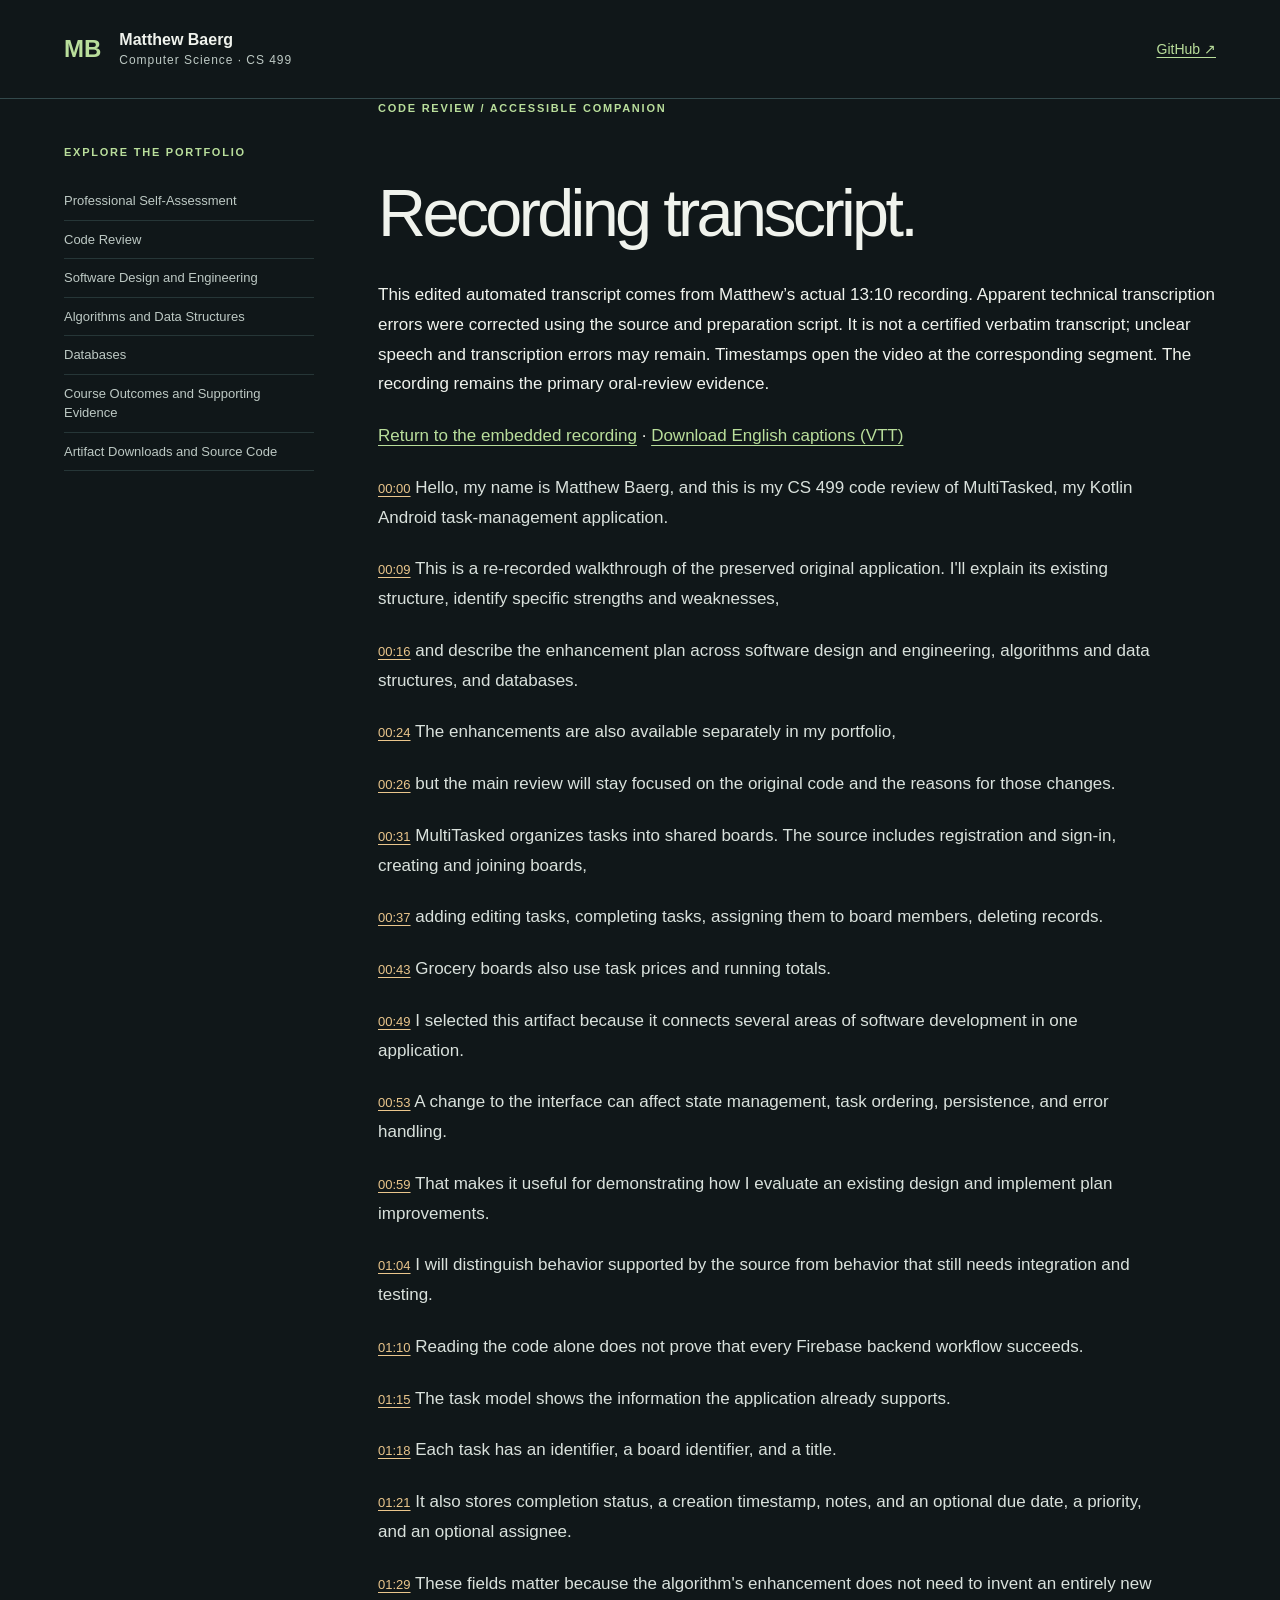
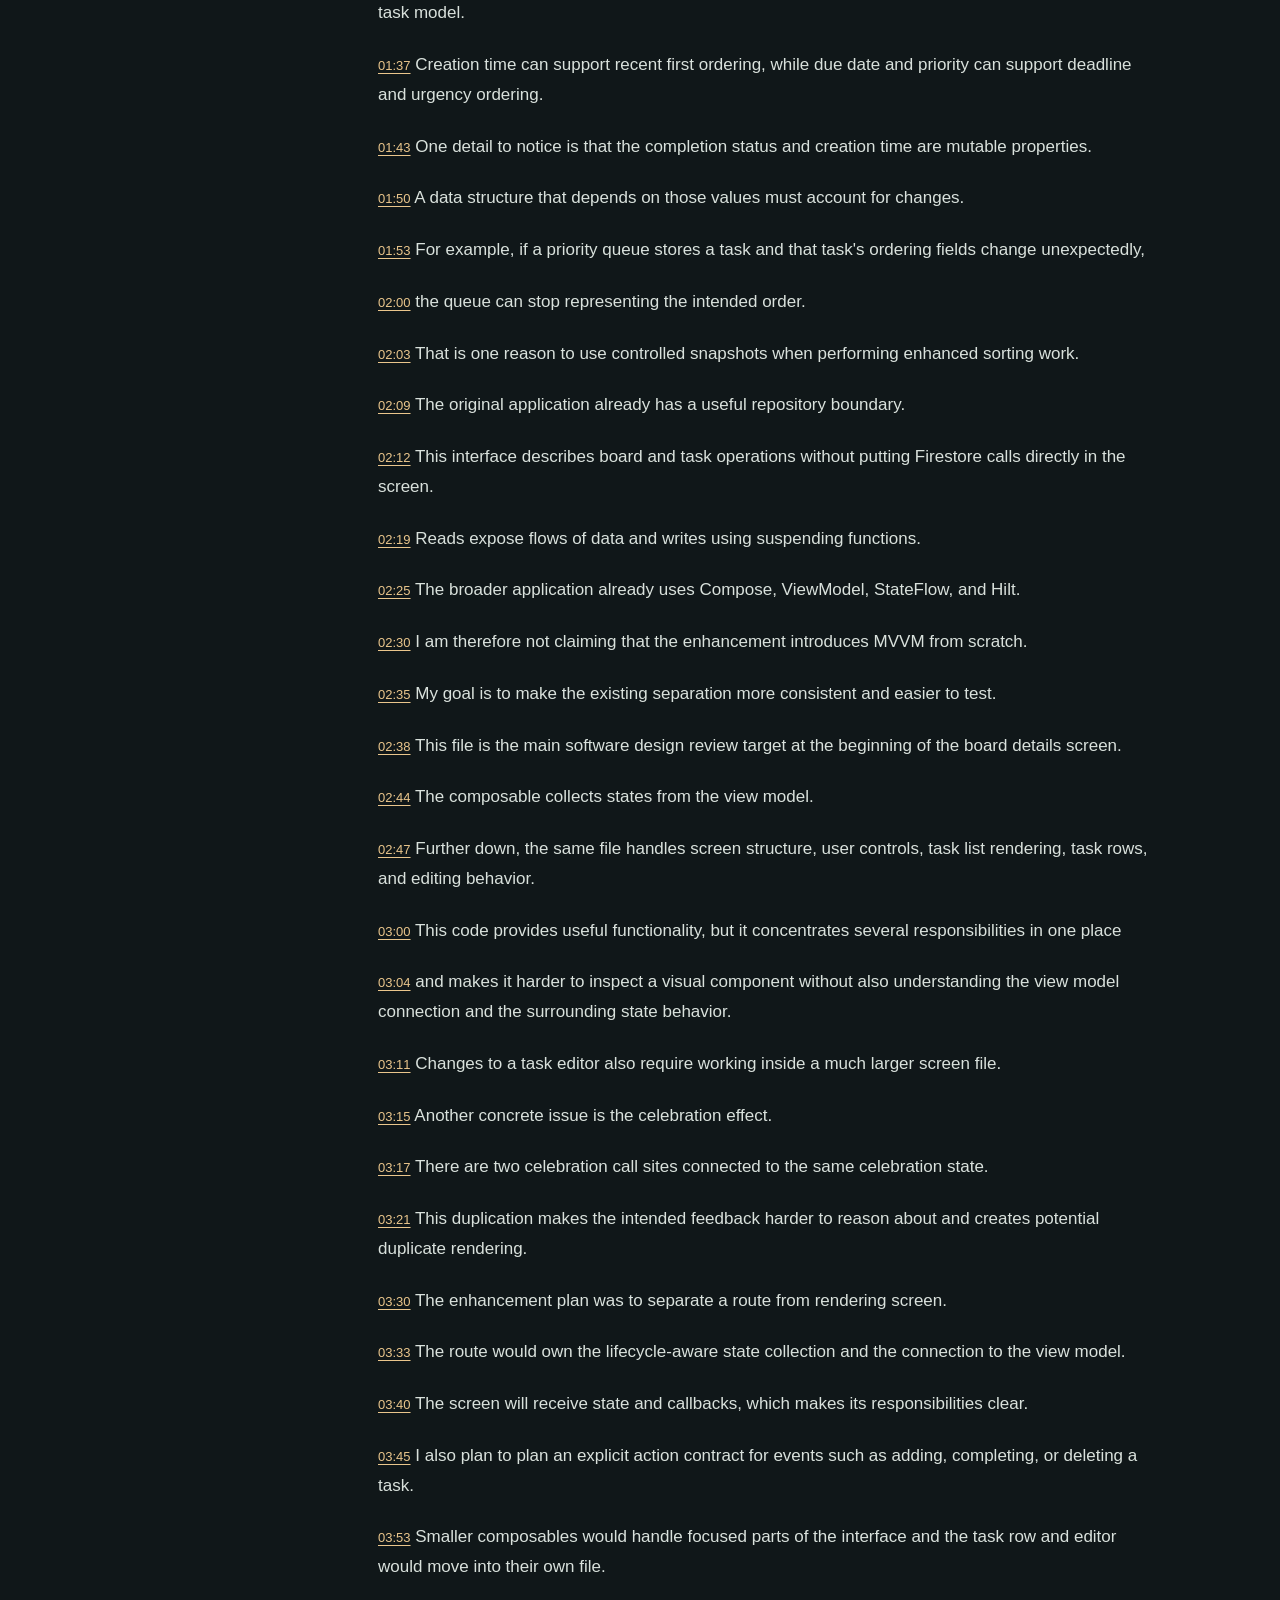
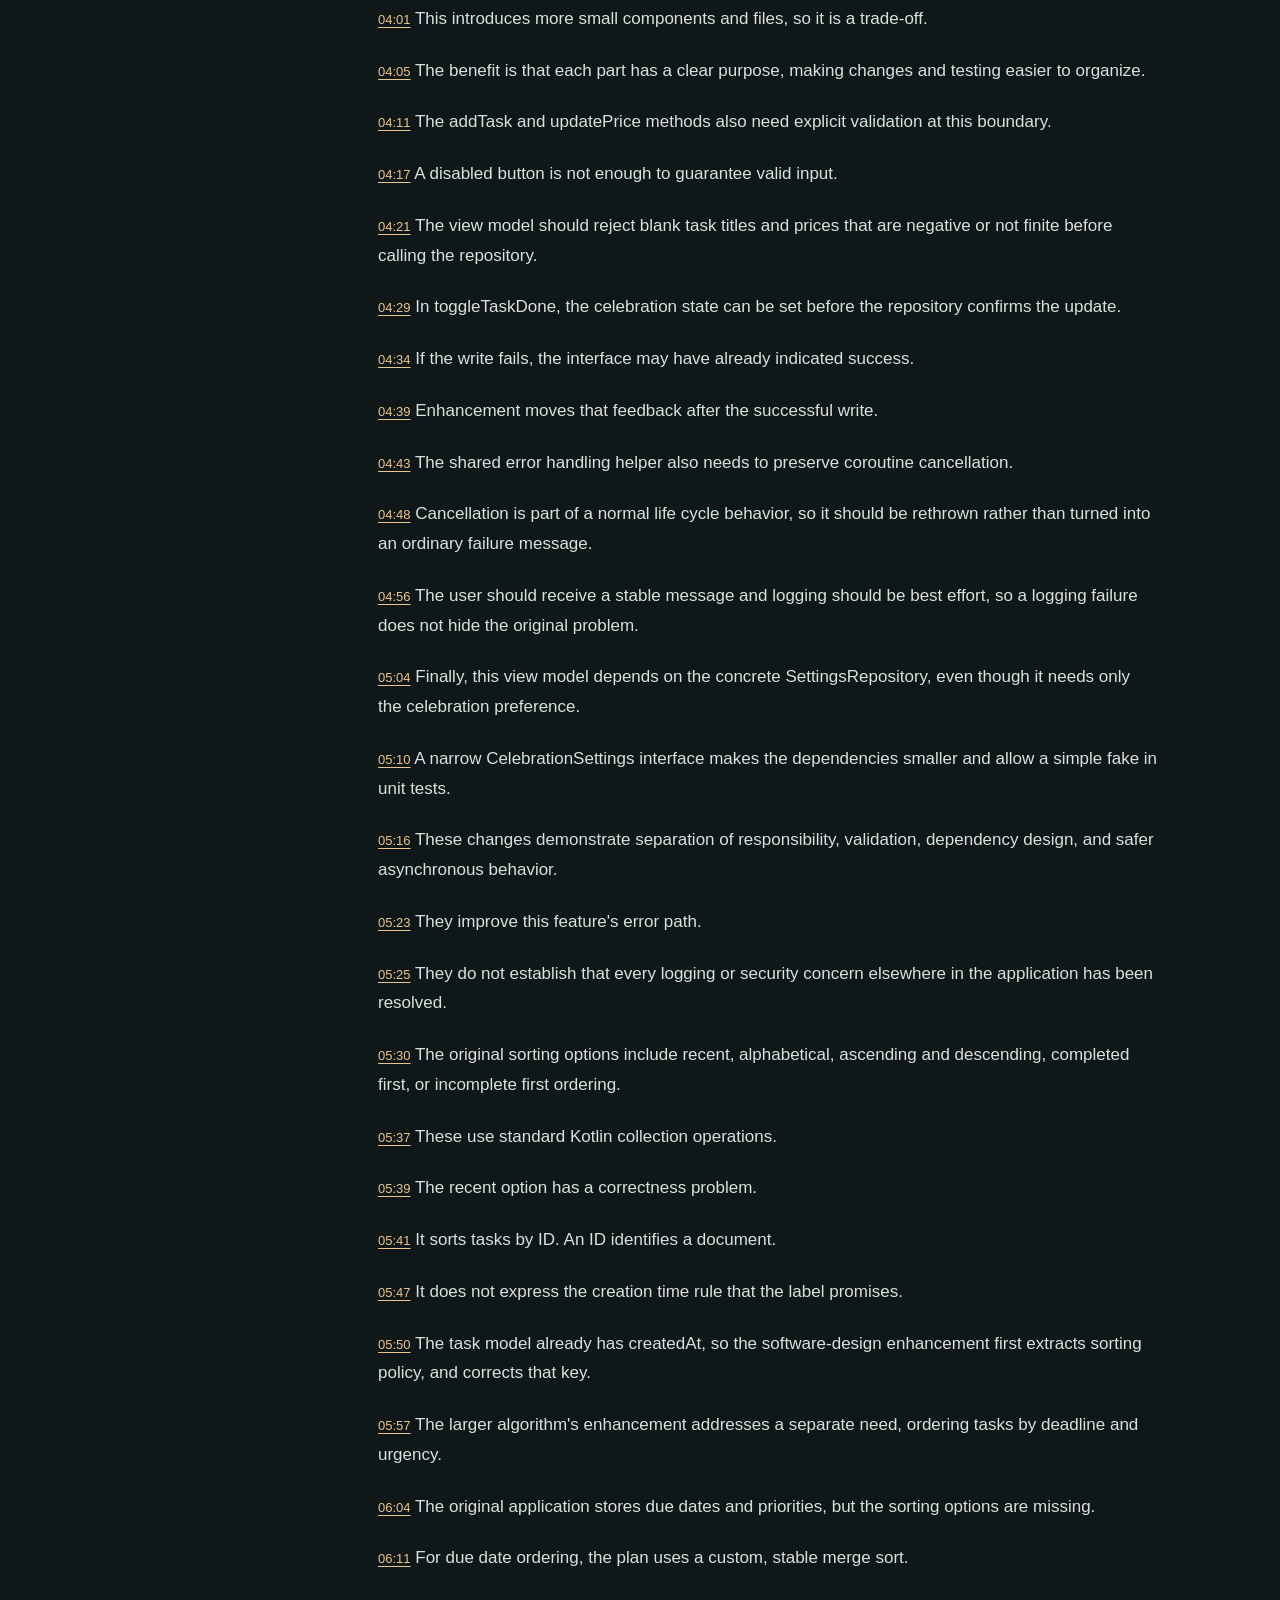
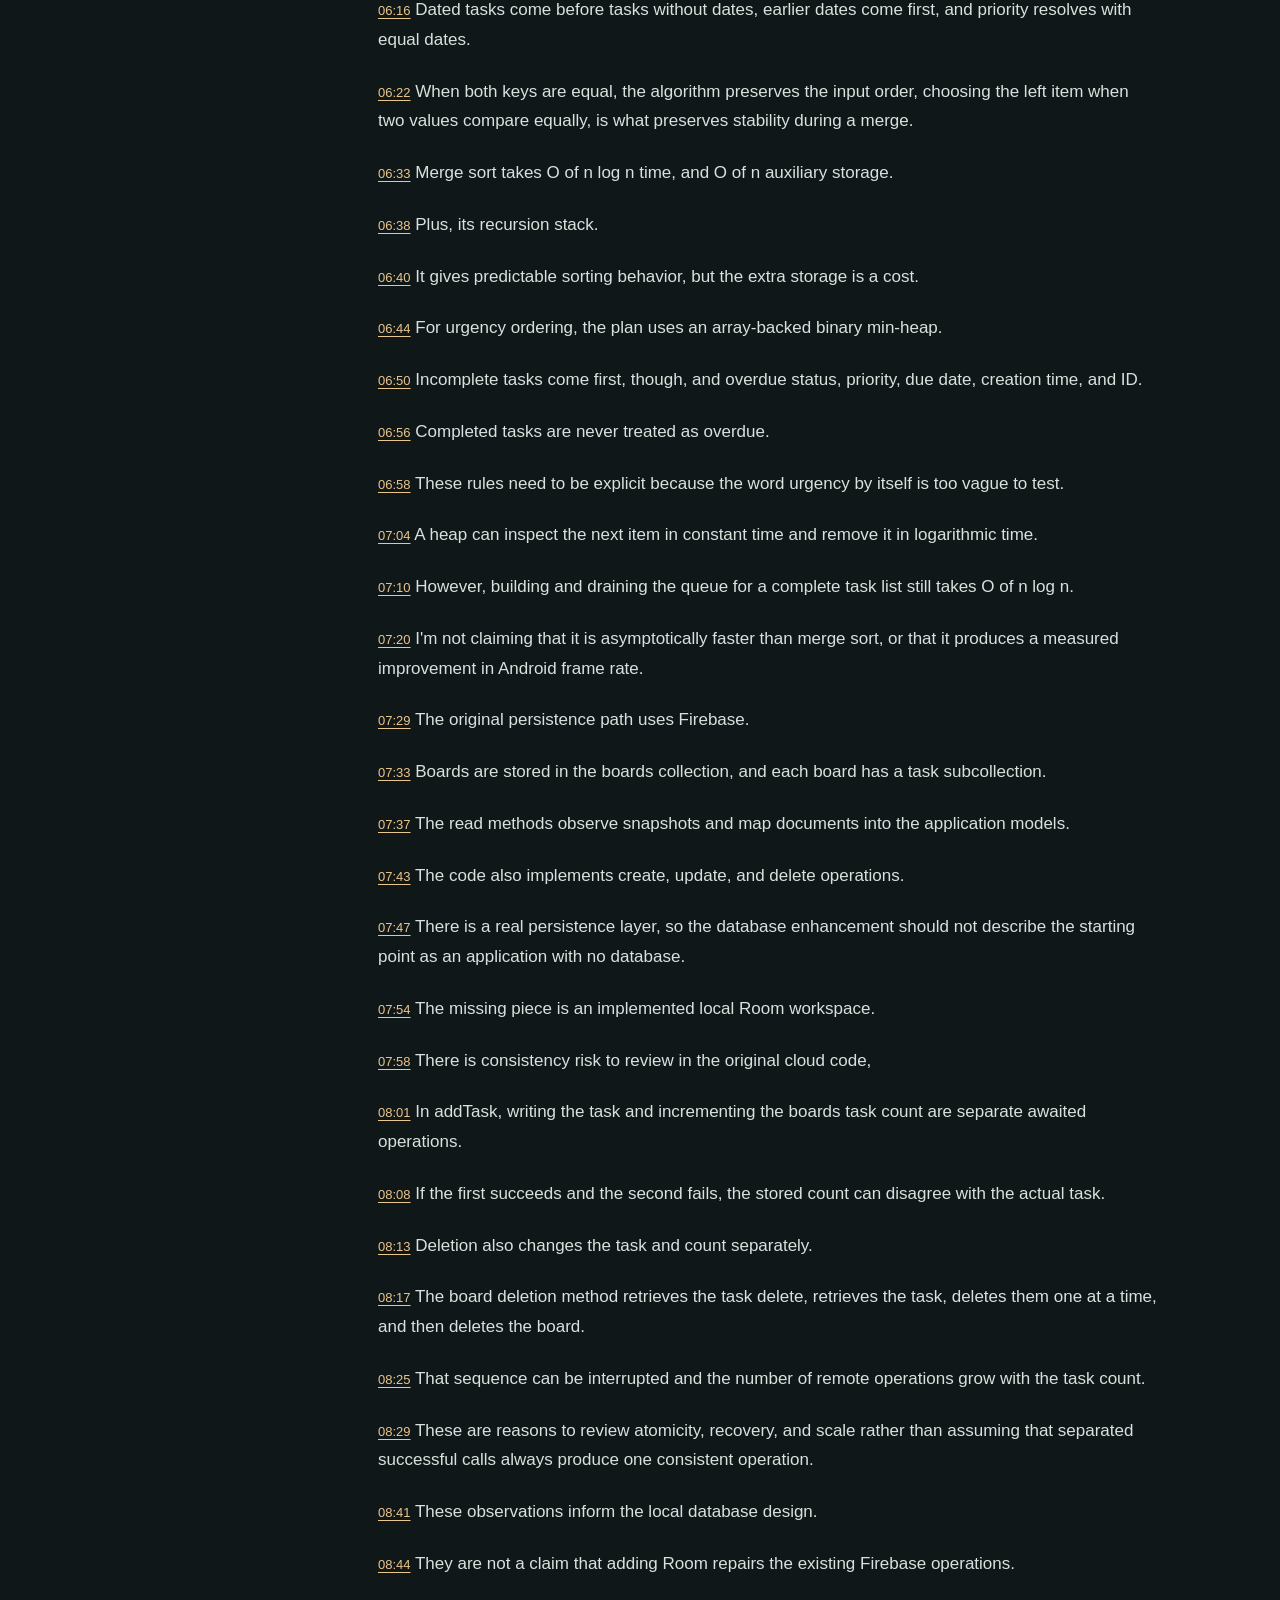
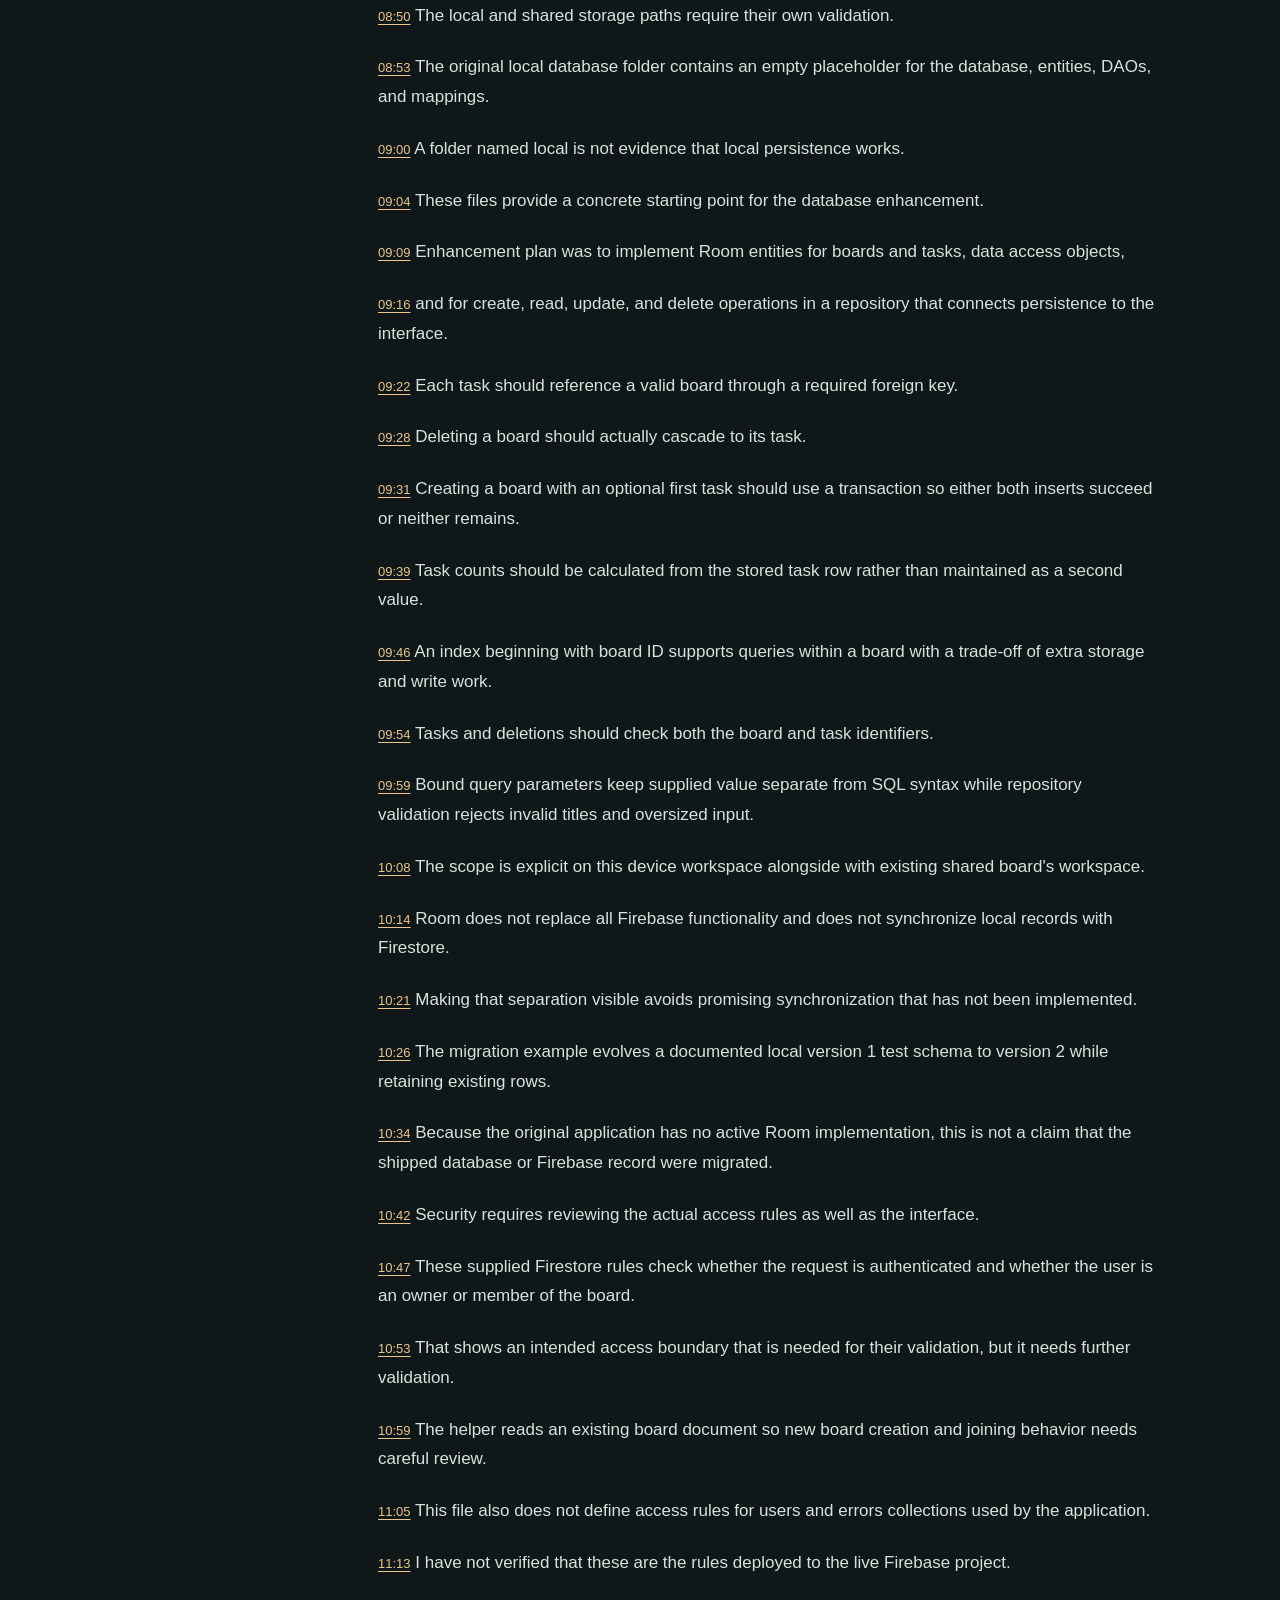
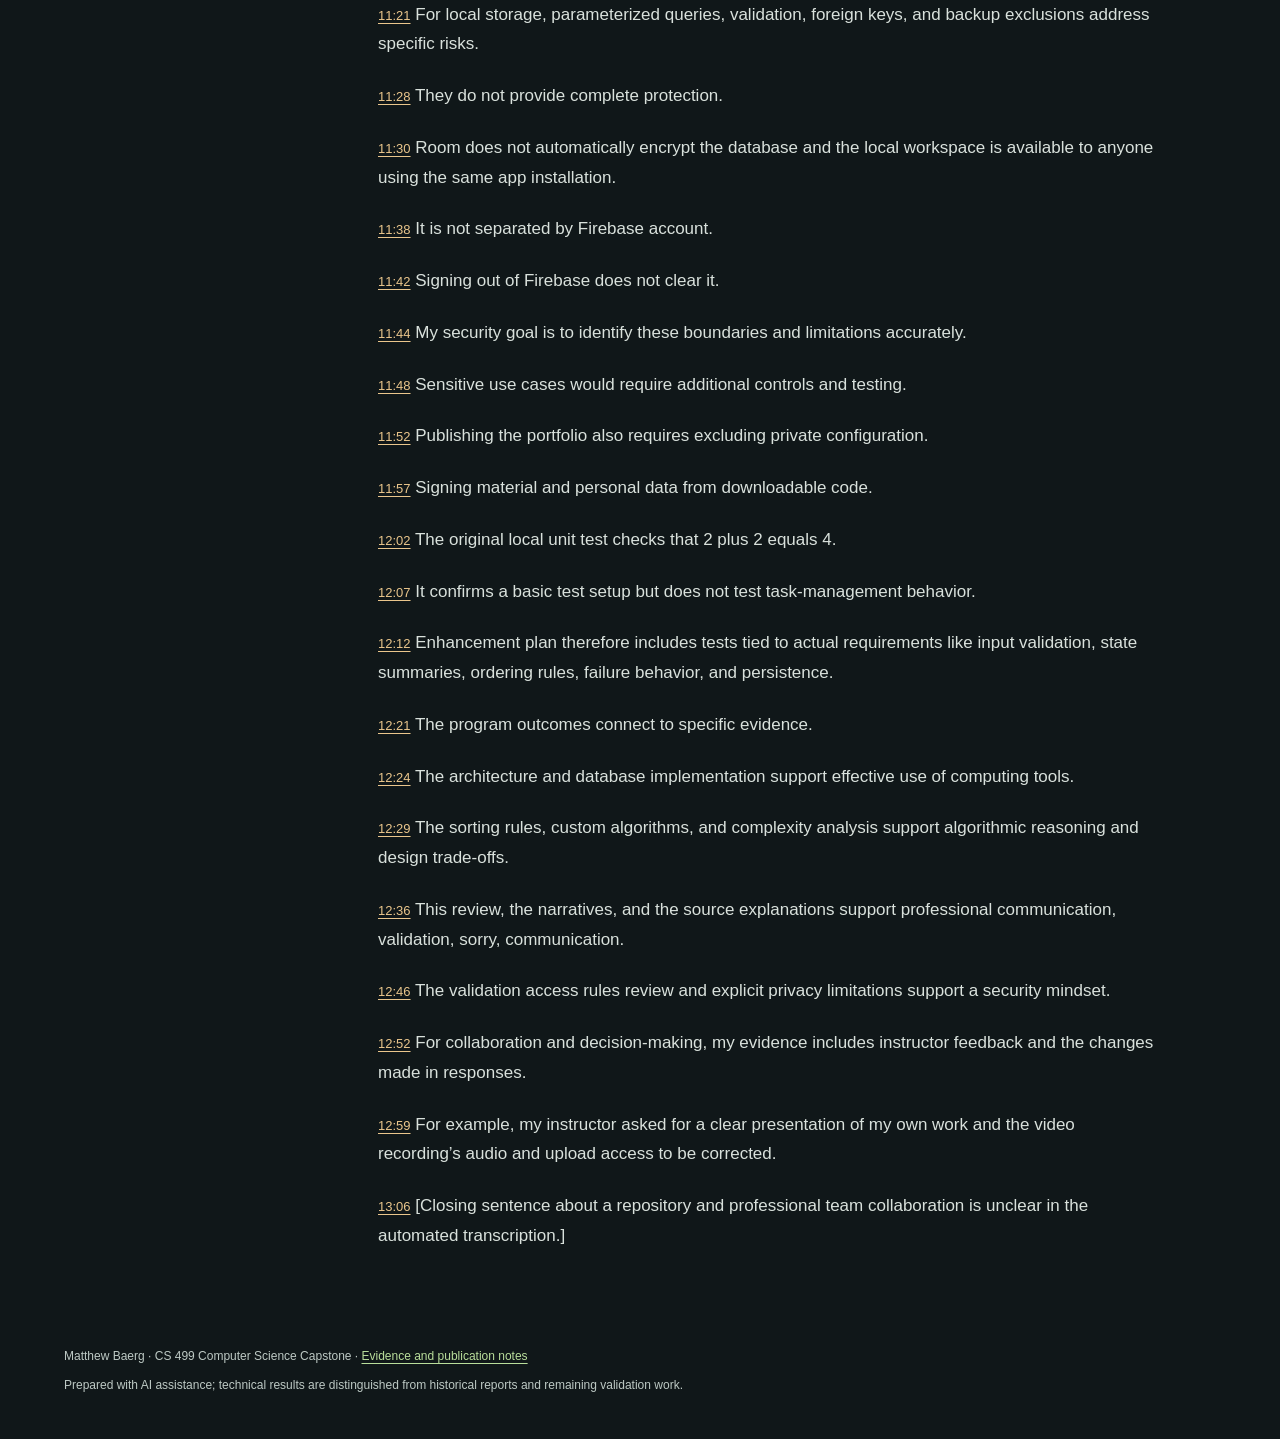
<file: docs/code-review-transcript.html>
<!doctype html><html lang="en"><head><meta charset="utf-8"><meta name="viewport" content="width=device-width,initial-scale=1"><meta name="description" content="Matthew Baerg’s CS 499 ePortfolio: MultiTasked Android architecture, algorithms, databases, and verified evidence."><title>Code-review transcript | Matthew Baerg</title><link rel="stylesheet" href="assets/style.css"></head><body><a class="skip" href="#main">Skip to content</a><header><a class="brand" href="index.html">MB<span>Matthew Baerg <small>Computer Science · CS 499</small></span></a><a class="repo-link" href="https://github.com/NovaKampfer/Capstone">GitHub ↗</a></header><div class="layout"><aside><nav aria-label="Portfolio sections"><p class="eyebrow">Explore the portfolio</p><a href="index.html#assessment">Professional Self-Assessment</a><a href="index.html#review">Code Review</a><a href="index.html#design">Software Design and Engineering</a><a href="index.html#algorithms">Algorithms and Data Structures</a><a href="index.html#databases">Databases</a><a href="index.html#outcomes">Course Outcomes and Supporting Evidence</a><a href="index.html#downloads">Artifact Downloads and Source Code</a></nav></aside><main id="main" tabindex="-1"><p class="eyebrow">Code Review / Accessible companion</p><h1>Recording transcript.</h1><p>This edited automated transcript comes from Matthew’s actual 13:10 recording. Apparent technical transcription errors were corrected using the source and preparation script. It is not a certified verbatim transcript; unclear speech and transcription errors may remain. Timestamps open the video at the corresponding segment. The recording remains the primary oral-review evidence.</p><p><a href="index.html#review">Return to the embedded recording</a> · <a href="media/code-review.en.vtt">Download English captions (VTT)</a></p><article class="prose"><p><a class="transcript-time" href="media/matthew-baerg-code-review.mp4#t=0.69">00:00</a> Hello, my name is Matthew Baerg, and this is my CS 499 code review of MultiTasked, my Kotlin Android task-management application.</p><p><a class="transcript-time" href="media/matthew-baerg-code-review.mp4#t=9.09">00:09</a> This is a re-recorded walkthrough of the preserved original application. I&#x27;ll explain its existing structure, identify specific strengths and weaknesses,</p><p><a class="transcript-time" href="media/matthew-baerg-code-review.mp4#t=16.95">00:16</a> and describe the enhancement plan across software design and engineering, algorithms and data structures, and databases.</p><p><a class="transcript-time" href="media/matthew-baerg-code-review.mp4#t=24.25">00:24</a> The enhancements are also available separately in my portfolio,</p><p><a class="transcript-time" href="media/matthew-baerg-code-review.mp4#t=26.43">00:26</a> but the main review will stay focused on the original code and the reasons for those changes.</p><p><a class="transcript-time" href="media/matthew-baerg-code-review.mp4#t=31.21">00:31</a> MultiTasked organizes tasks into shared boards. The source includes registration and sign-in, creating and joining boards,</p><p><a class="transcript-time" href="media/matthew-baerg-code-review.mp4#t=37.83">00:37</a> adding editing tasks, completing tasks, assigning them to board members, deleting records.</p><p><a class="transcript-time" href="media/matthew-baerg-code-review.mp4#t=43.73">00:43</a> Grocery boards also use task prices and running totals.</p><p><a class="transcript-time" href="media/matthew-baerg-code-review.mp4#t=49.03">00:49</a> I selected this artifact because it connects several areas of software development in one application.</p><p><a class="transcript-time" href="media/matthew-baerg-code-review.mp4#t=53.77">00:53</a> A change to the interface can affect state management, task ordering, persistence, and error handling.</p><p><a class="transcript-time" href="media/matthew-baerg-code-review.mp4#t=59.75">00:59</a> That makes it useful for demonstrating how I evaluate an existing design and implement plan improvements.</p><p><a class="transcript-time" href="media/matthew-baerg-code-review.mp4#t=64.67">01:04</a> I will distinguish behavior supported by the source from behavior that still needs integration and testing.</p><p><a class="transcript-time" href="media/matthew-baerg-code-review.mp4#t=70.17">01:10</a> Reading the code alone does not prove that every Firebase backend workflow succeeds.</p><p><a class="transcript-time" href="media/matthew-baerg-code-review.mp4#t=75.49">01:15</a> The task model shows the information the application already supports.</p><p><a class="transcript-time" href="media/matthew-baerg-code-review.mp4#t=78.33">01:18</a> Each task has an identifier, a board identifier, and a title.</p><p><a class="transcript-time" href="media/matthew-baerg-code-review.mp4#t=81.95">01:21</a> It also stores completion status, a creation timestamp, notes, and an optional due date, a priority, and an optional assignee.</p><p><a class="transcript-time" href="media/matthew-baerg-code-review.mp4#t=89.61">01:29</a> These fields matter because the algorithm&#x27;s enhancement does not need to invent an entirely new task model.</p><p><a class="transcript-time" href="media/matthew-baerg-code-review.mp4#t=97.39">01:37</a> Creation time can support recent first ordering, while due date and priority can support deadline and urgency ordering.</p><p><a class="transcript-time" href="media/matthew-baerg-code-review.mp4#t=103.45">01:43</a> One detail to notice is that the completion status and creation time are mutable properties.</p><p><a class="transcript-time" href="media/matthew-baerg-code-review.mp4#t=110.25">01:50</a> A data structure that depends on those values must account for changes.</p><p><a class="transcript-time" href="media/matthew-baerg-code-review.mp4#t=113.79">01:53</a> For example, if a priority queue stores a task and that task&#x27;s ordering fields change unexpectedly,</p><p><a class="transcript-time" href="media/matthew-baerg-code-review.mp4#t=120.17">02:00</a> the queue can stop representing the intended order.</p><p><a class="transcript-time" href="media/matthew-baerg-code-review.mp4#t=123.09">02:03</a> That is one reason to use controlled snapshots when performing enhanced sorting work.</p><p><a class="transcript-time" href="media/matthew-baerg-code-review.mp4#t=129.65">02:09</a> The original application already has a useful repository boundary.</p><p><a class="transcript-time" href="media/matthew-baerg-code-review.mp4#t=132.93">02:12</a> This interface describes board and task operations without putting Firestore calls directly in the screen.</p><p><a class="transcript-time" href="media/matthew-baerg-code-review.mp4#t=139.37">02:19</a> Reads expose flows of data and writes using suspending functions.</p><p><a class="transcript-time" href="media/matthew-baerg-code-review.mp4#t=145.07">02:25</a> The broader application already uses Compose, ViewModel, StateFlow, and Hilt.</p><p><a class="transcript-time" href="media/matthew-baerg-code-review.mp4#t=150.21">02:30</a> I am therefore not claiming that the enhancement introduces MVVM from scratch.</p><p><a class="transcript-time" href="media/matthew-baerg-code-review.mp4#t=155.13">02:35</a> My goal is to make the existing separation more consistent and easier to test.</p><p><a class="transcript-time" href="media/matthew-baerg-code-review.mp4#t=158.61">02:38</a> This file is the main software design review target at the beginning of the board details screen.</p><p><a class="transcript-time" href="media/matthew-baerg-code-review.mp4#t=164.29">02:44</a> The composable collects states from the view model.</p><p><a class="transcript-time" href="media/matthew-baerg-code-review.mp4#t=167.89">02:47</a> Further down, the same file handles screen structure, user controls, task list rendering, task rows, and editing behavior.</p><p><a class="transcript-time" href="media/matthew-baerg-code-review.mp4#t=180.22">03:00</a> This code provides useful functionality, but it concentrates several responsibilities in one place</p><p><a class="transcript-time" href="media/matthew-baerg-code-review.mp4#t=184.84">03:04</a> and makes it harder to inspect a visual component without also understanding the view model connection and the surrounding state behavior.</p><p><a class="transcript-time" href="media/matthew-baerg-code-review.mp4#t=191.04">03:11</a> Changes to a task editor also require working inside a much larger screen file.</p><p><a class="transcript-time" href="media/matthew-baerg-code-review.mp4#t=195.90">03:15</a> Another concrete issue is the celebration effect.</p><p><a class="transcript-time" href="media/matthew-baerg-code-review.mp4#t=197.98">03:17</a> There are two celebration call sites connected to the same celebration state.</p><p><a class="transcript-time" href="media/matthew-baerg-code-review.mp4#t=201.52">03:21</a> This duplication makes the intended feedback harder to reason about and creates potential duplicate rendering.</p><p><a class="transcript-time" href="media/matthew-baerg-code-review.mp4#t=210.24">03:30</a> The enhancement plan was to separate a route from rendering screen.</p><p><a class="transcript-time" href="media/matthew-baerg-code-review.mp4#t=213.96">03:33</a> The route would own the lifecycle-aware state collection and the connection to the view model.</p><p><a class="transcript-time" href="media/matthew-baerg-code-review.mp4#t=220.28">03:40</a> The screen will receive state and callbacks, which makes its responsibilities clear.</p><p><a class="transcript-time" href="media/matthew-baerg-code-review.mp4#t=225.54">03:45</a> I also plan to plan an explicit action contract for events such as adding, completing, or deleting a task.</p><p><a class="transcript-time" href="media/matthew-baerg-code-review.mp4#t=233.90">03:53</a> Smaller composables would handle focused parts of the interface and the task row and editor would move into their own file.</p><p><a class="transcript-time" href="media/matthew-baerg-code-review.mp4#t=241.70">04:01</a> This introduces more small components and files, so it is a trade-off.</p><p><a class="transcript-time" href="media/matthew-baerg-code-review.mp4#t=245.18">04:05</a> The benefit is that each part has a clear purpose, making changes and testing easier to organize.</p><p><a class="transcript-time" href="media/matthew-baerg-code-review.mp4#t=251.76">04:11</a> The addTask and updatePrice methods also need explicit validation at this boundary.</p><p><a class="transcript-time" href="media/matthew-baerg-code-review.mp4#t=257.76">04:17</a> A disabled button is not enough to guarantee valid input.</p><p><a class="transcript-time" href="media/matthew-baerg-code-review.mp4#t=261.30">04:21</a> The view model should reject blank task titles and prices that are negative or not finite before calling the repository.</p><p><a class="transcript-time" href="media/matthew-baerg-code-review.mp4#t=269.10">04:29</a> In toggleTaskDone, the celebration state can be set before the repository confirms the update.</p><p><a class="transcript-time" href="media/matthew-baerg-code-review.mp4#t=274.54">04:34</a> If the write fails, the interface may have already indicated success.</p><p><a class="transcript-time" href="media/matthew-baerg-code-review.mp4#t=279.16">04:39</a> Enhancement moves that feedback after the successful write.</p><p><a class="transcript-time" href="media/matthew-baerg-code-review.mp4#t=283.08">04:43</a> The shared error handling helper also needs to preserve coroutine cancellation.</p><p><a class="transcript-time" href="media/matthew-baerg-code-review.mp4#t=288.20">04:48</a> Cancellation is part of a normal life cycle behavior, so it should be rethrown rather than turned into an ordinary failure message.</p><p><a class="transcript-time" href="media/matthew-baerg-code-review.mp4#t=296.10">04:56</a> The user should receive a stable message and logging should be best effort, so a logging failure does not hide the original problem.</p><p><a class="transcript-time" href="media/matthew-baerg-code-review.mp4#t=304.54">05:04</a> Finally, this view model depends on the concrete SettingsRepository, even though it needs only the celebration preference.</p><p><a class="transcript-time" href="media/matthew-baerg-code-review.mp4#t=310.74">05:10</a> A narrow CelebrationSettings interface makes the dependencies smaller and allow a simple fake in unit tests.</p><p><a class="transcript-time" href="media/matthew-baerg-code-review.mp4#t=316.34">05:16</a> These changes demonstrate separation of responsibility, validation, dependency design, and safer asynchronous behavior.</p><p><a class="transcript-time" href="media/matthew-baerg-code-review.mp4#t=323.54">05:23</a> They improve this feature&#x27;s error path.</p><p><a class="transcript-time" href="media/matthew-baerg-code-review.mp4#t=325.50">05:25</a> They do not establish that every logging or security concern elsewhere in the application has been resolved.</p><p><a class="transcript-time" href="media/matthew-baerg-code-review.mp4#t=330.34">05:30</a> The original sorting options include recent, alphabetical, ascending and descending, completed first, or incomplete first ordering.</p><p><a class="transcript-time" href="media/matthew-baerg-code-review.mp4#t=337.32">05:37</a> These use standard Kotlin collection operations.</p><p><a class="transcript-time" href="media/matthew-baerg-code-review.mp4#t=339.72">05:39</a> The recent option has a correctness problem.</p><p><a class="transcript-time" href="media/matthew-baerg-code-review.mp4#t=341.86">05:41</a> It sorts tasks by ID. An ID identifies a document.</p><p><a class="transcript-time" href="media/matthew-baerg-code-review.mp4#t=347.16">05:47</a> It does not express the creation time rule that the label promises.</p><p><a class="transcript-time" href="media/matthew-baerg-code-review.mp4#t=350.34">05:50</a> The task model already has createdAt, so the software-design enhancement first extracts sorting policy, and corrects that key.</p><p><a class="transcript-time" href="media/matthew-baerg-code-review.mp4#t=357.34">05:57</a> The larger algorithm&#x27;s enhancement addresses a separate need, ordering tasks by deadline and urgency.</p><p><a class="transcript-time" href="media/matthew-baerg-code-review.mp4#t=364.46">06:04</a> The original application stores due dates and priorities, but the sorting options are missing.</p><p><a class="transcript-time" href="media/matthew-baerg-code-review.mp4#t=371.22">06:11</a> For due date ordering, the plan uses a custom, stable merge sort.</p><p><a class="transcript-time" href="media/matthew-baerg-code-review.mp4#t=376.38">06:16</a> Dated tasks come before tasks without dates, earlier dates come first, and priority resolves with equal dates.</p><p><a class="transcript-time" href="media/matthew-baerg-code-review.mp4#t=382.44">06:22</a> When both keys are equal, the algorithm preserves the input order, choosing the left item when two values compare equally, is what preserves stability during a merge.</p><p><a class="transcript-time" href="media/matthew-baerg-code-review.mp4#t=393.58">06:33</a> Merge sort takes O of n log n time, and O of n auxiliary storage.</p><p><a class="transcript-time" href="media/matthew-baerg-code-review.mp4#t=398.68">06:38</a> Plus, its recursion stack.</p><p><a class="transcript-time" href="media/matthew-baerg-code-review.mp4#t=400.96">06:40</a> It gives predictable sorting behavior, but the extra storage is a cost.</p><p><a class="transcript-time" href="media/matthew-baerg-code-review.mp4#t=404.66">06:44</a> For urgency ordering, the plan uses an array-backed binary min-heap.</p><p><a class="transcript-time" href="media/matthew-baerg-code-review.mp4#t=410.40">06:50</a> Incomplete tasks come first, though, and overdue status, priority, due date, creation time, and ID.</p><p><a class="transcript-time" href="media/matthew-baerg-code-review.mp4#t=416.18">06:56</a> Completed tasks are never treated as overdue.</p><p><a class="transcript-time" href="media/matthew-baerg-code-review.mp4#t=418.96">06:58</a> These rules need to be explicit because the word urgency by itself is too vague to test.</p><p><a class="transcript-time" href="media/matthew-baerg-code-review.mp4#t=424.52">07:04</a> A heap can inspect the next item in constant time and remove it in logarithmic time.</p><p><a class="transcript-time" href="media/matthew-baerg-code-review.mp4#t=430.16">07:10</a> However, building and draining the queue for a complete task list still takes O of n log n.</p><p><a class="transcript-time" href="media/matthew-baerg-code-review.mp4#t=440.74">07:20</a> I&#x27;m not claiming that it is asymptotically faster than merge sort, or that it produces a measured improvement in Android frame rate.</p><p><a class="transcript-time" href="media/matthew-baerg-code-review.mp4#t=449.96">07:29</a> The original persistence path uses Firebase.</p><p><a class="transcript-time" href="media/matthew-baerg-code-review.mp4#t=453.46">07:33</a> Boards are stored in the boards collection, and each board has a task subcollection.</p><p><a class="transcript-time" href="media/matthew-baerg-code-review.mp4#t=457.54">07:37</a> The read methods observe snapshots and map documents into the application models.</p><p><a class="transcript-time" href="media/matthew-baerg-code-review.mp4#t=463.14">07:43</a> The code also implements create, update, and delete operations.</p><p><a class="transcript-time" href="media/matthew-baerg-code-review.mp4#t=467.00">07:47</a> There is a real persistence layer, so the database enhancement should not describe the starting point as an application with no database.</p><p><a class="transcript-time" href="media/matthew-baerg-code-review.mp4#t=474.50">07:54</a> The missing piece is an implemented local Room workspace.</p><p><a class="transcript-time" href="media/matthew-baerg-code-review.mp4#t=478.02">07:58</a> There is consistency risk to review in the original cloud code,</p><p><a class="transcript-time" href="media/matthew-baerg-code-review.mp4#t=481.76">08:01</a> In addTask, writing the task and incrementing the boards task count are separate awaited operations.</p><p><a class="transcript-time" href="media/matthew-baerg-code-review.mp4#t=488.54">08:08</a> If the first succeeds and the second fails, the stored count can disagree with the actual task.</p><p><a class="transcript-time" href="media/matthew-baerg-code-review.mp4#t=493.98">08:13</a> Deletion also changes the task and count separately.</p><p><a class="transcript-time" href="media/matthew-baerg-code-review.mp4#t=497.34">08:17</a> The board deletion method retrieves the task delete, retrieves the task, deletes them one at a time, and then deletes the board.</p><p><a class="transcript-time" href="media/matthew-baerg-code-review.mp4#t=505.02">08:25</a> That sequence can be interrupted and the number of remote operations grow with the task count.</p><p><a class="transcript-time" href="media/matthew-baerg-code-review.mp4#t=509.88">08:29</a> These are reasons to review atomicity, recovery, and scale rather than assuming that separated successful calls always produce one consistent operation.</p><p><a class="transcript-time" href="media/matthew-baerg-code-review.mp4#t=521.06">08:41</a> These observations inform the local database design.</p><p><a class="transcript-time" href="media/matthew-baerg-code-review.mp4#t=524.74">08:44</a> They are not a claim that adding Room repairs the existing Firebase operations.</p><p><a class="transcript-time" href="media/matthew-baerg-code-review.mp4#t=530.06">08:50</a> The local and shared storage paths require their own validation.</p><p><a class="transcript-time" href="media/matthew-baerg-code-review.mp4#t=533.22">08:53</a> The original local database folder contains an empty placeholder for the database, entities, DAOs, and mappings.</p><p><a class="transcript-time" href="media/matthew-baerg-code-review.mp4#t=540.62">09:00</a> A folder named local is not evidence that local persistence works.</p><p><a class="transcript-time" href="media/matthew-baerg-code-review.mp4#t=544.62">09:04</a> These files provide a concrete starting point for the database enhancement.</p><p><a class="transcript-time" href="media/matthew-baerg-code-review.mp4#t=549.30">09:09</a> Enhancement plan was to implement Room entities for boards and tasks, data access objects,</p><p><a class="transcript-time" href="media/matthew-baerg-code-review.mp4#t=556.20">09:16</a> and for create, read, update, and delete operations in a repository that connects persistence to the interface.</p><p><a class="transcript-time" href="media/matthew-baerg-code-review.mp4#t=562.70">09:22</a> Each task should reference a valid board through a required foreign key.</p><p><a class="transcript-time" href="media/matthew-baerg-code-review.mp4#t=568.40">09:28</a> Deleting a board should actually cascade to its task.</p><p><a class="transcript-time" href="media/matthew-baerg-code-review.mp4#t=571.76">09:31</a> Creating a board with an optional first task should use a transaction so either both inserts succeed or neither remains.</p><p><a class="transcript-time" href="media/matthew-baerg-code-review.mp4#t=579.96">09:39</a> Task counts should be calculated from the stored task row rather than maintained as a second value.</p><p><a class="transcript-time" href="media/matthew-baerg-code-review.mp4#t=586.30">09:46</a> An index beginning with board ID supports queries within a board with a trade-off of extra storage and write work.</p><p><a class="transcript-time" href="media/matthew-baerg-code-review.mp4#t=594.46">09:54</a> Tasks and deletions should check both the board and task identifiers.</p><p><a class="transcript-time" href="media/matthew-baerg-code-review.mp4#t=599.52">09:59</a> Bound query parameters keep supplied value separate from SQL syntax while repository validation rejects invalid titles and oversized input.</p><p><a class="transcript-time" href="media/matthew-baerg-code-review.mp4#t=608.96">10:08</a> The scope is explicit on this device workspace alongside with existing shared board&#x27;s workspace.</p><p><a class="transcript-time" href="media/matthew-baerg-code-review.mp4#t=614.04">10:14</a> Room does not replace all Firebase functionality and does not synchronize local records with Firestore.</p><p><a class="transcript-time" href="media/matthew-baerg-code-review.mp4#t=621.10">10:21</a> Making that separation visible avoids promising synchronization that has not been implemented.</p><p><a class="transcript-time" href="media/matthew-baerg-code-review.mp4#t=626.98">10:26</a> The migration example evolves a documented local version 1 test schema to version 2 while retaining existing rows.</p><p><a class="transcript-time" href="media/matthew-baerg-code-review.mp4#t=634.94">10:34</a> Because the original application has no active Room implementation, this is not a claim that the shipped database or Firebase record were migrated.</p><p><a class="transcript-time" href="media/matthew-baerg-code-review.mp4#t=642.54">10:42</a> Security requires reviewing the actual access rules as well as the interface.</p><p><a class="transcript-time" href="media/matthew-baerg-code-review.mp4#t=647.50">10:47</a> These supplied Firestore rules check whether the request is authenticated and whether the user is an owner or member of the board.</p><p><a class="transcript-time" href="media/matthew-baerg-code-review.mp4#t=653.92">10:53</a> That shows an intended access boundary that is needed for their validation, but it needs further validation.</p><p><a class="transcript-time" href="media/matthew-baerg-code-review.mp4#t=659.56">10:59</a> The helper reads an existing board document so new board creation and joining behavior needs careful review.</p><p><a class="transcript-time" href="media/matthew-baerg-code-review.mp4#t=665.46">11:05</a> This file also does not define access rules for users and errors collections used by the application.</p><p><a class="transcript-time" href="media/matthew-baerg-code-review.mp4#t=673.86">11:13</a> I have not verified that these are the rules deployed to the live Firebase project.</p><p><a class="transcript-time" href="media/matthew-baerg-code-review.mp4#t=681.00">11:21</a> For local storage, parameterized queries, validation, foreign keys, and backup exclusions address specific risks.</p><p><a class="transcript-time" href="media/matthew-baerg-code-review.mp4#t=688.64">11:28</a> They do not provide complete protection.</p><p><a class="transcript-time" href="media/matthew-baerg-code-review.mp4#t=690.66">11:30</a> Room does not automatically encrypt the database and the local workspace is available to anyone using the same app installation.</p><p><a class="transcript-time" href="media/matthew-baerg-code-review.mp4#t=698.76">11:38</a> It is not separated by Firebase account.</p><p><a class="transcript-time" href="media/matthew-baerg-code-review.mp4#t=702.00">11:42</a> Signing out of Firebase does not clear it.</p><p><a class="transcript-time" href="media/matthew-baerg-code-review.mp4#t=704.66">11:44</a> My security goal is to identify these boundaries and limitations accurately.</p><p><a class="transcript-time" href="media/matthew-baerg-code-review.mp4#t=708.72">11:48</a> Sensitive use cases would require additional controls and testing.</p><p><a class="transcript-time" href="media/matthew-baerg-code-review.mp4#t=712.82">11:52</a> Publishing the portfolio also requires excluding private configuration.</p><p><a class="transcript-time" href="media/matthew-baerg-code-review.mp4#t=717.58">11:57</a> Signing material and personal data from downloadable code.</p><p><a class="transcript-time" href="media/matthew-baerg-code-review.mp4#t=722.58">12:02</a> The original local unit test checks that 2 plus 2 equals 4.</p><p><a class="transcript-time" href="media/matthew-baerg-code-review.mp4#t=727.76">12:07</a> It confirms a basic test setup but does not test task-management behavior.</p><p><a class="transcript-time" href="media/matthew-baerg-code-review.mp4#t=732.48">12:12</a> Enhancement plan therefore includes tests tied to actual requirements like input validation, state summaries, ordering rules, failure behavior, and persistence.</p><p><a class="transcript-time" href="media/matthew-baerg-code-review.mp4#t=741.00">12:21</a> The program outcomes connect to specific evidence.</p><p><a class="transcript-time" href="media/matthew-baerg-code-review.mp4#t=744.70">12:24</a> The architecture and database implementation support effective use of computing tools.</p><p><a class="transcript-time" href="media/matthew-baerg-code-review.mp4#t=749.66">12:29</a> The sorting rules, custom algorithms, and complexity analysis support algorithmic reasoning and design trade-offs.</p><p><a class="transcript-time" href="media/matthew-baerg-code-review.mp4#t=756.66">12:36</a> This review, the narratives, and the source explanations support professional communication, validation, sorry, communication.</p><p><a class="transcript-time" href="media/matthew-baerg-code-review.mp4#t=766.18">12:46</a> The validation access rules review and explicit privacy limitations support a security mindset.</p><p><a class="transcript-time" href="media/matthew-baerg-code-review.mp4#t=772.34">12:52</a> For collaboration and decision-making, my evidence includes instructor feedback and the changes made in responses.</p><p><a class="transcript-time" href="media/matthew-baerg-code-review.mp4#t=779.76">12:59</a> For example, my instructor asked for a clear presentation of my own work and the video recording’s audio and upload access to be corrected.</p><p><a class="transcript-time" href="media/matthew-baerg-code-review.mp4#t=786.92">13:06</a> [Closing sentence about a repository and professional team collaboration is unclear in the automated transcription.]</p></article></main></div><footer>Matthew Baerg · CS 499 Computer Science Capstone · <a href="evidence.html">Evidence and publication notes</a><p>Prepared with AI assistance; technical results are distinguished from historical reports and remaining validation work.</p></footer></body></html>
</file>
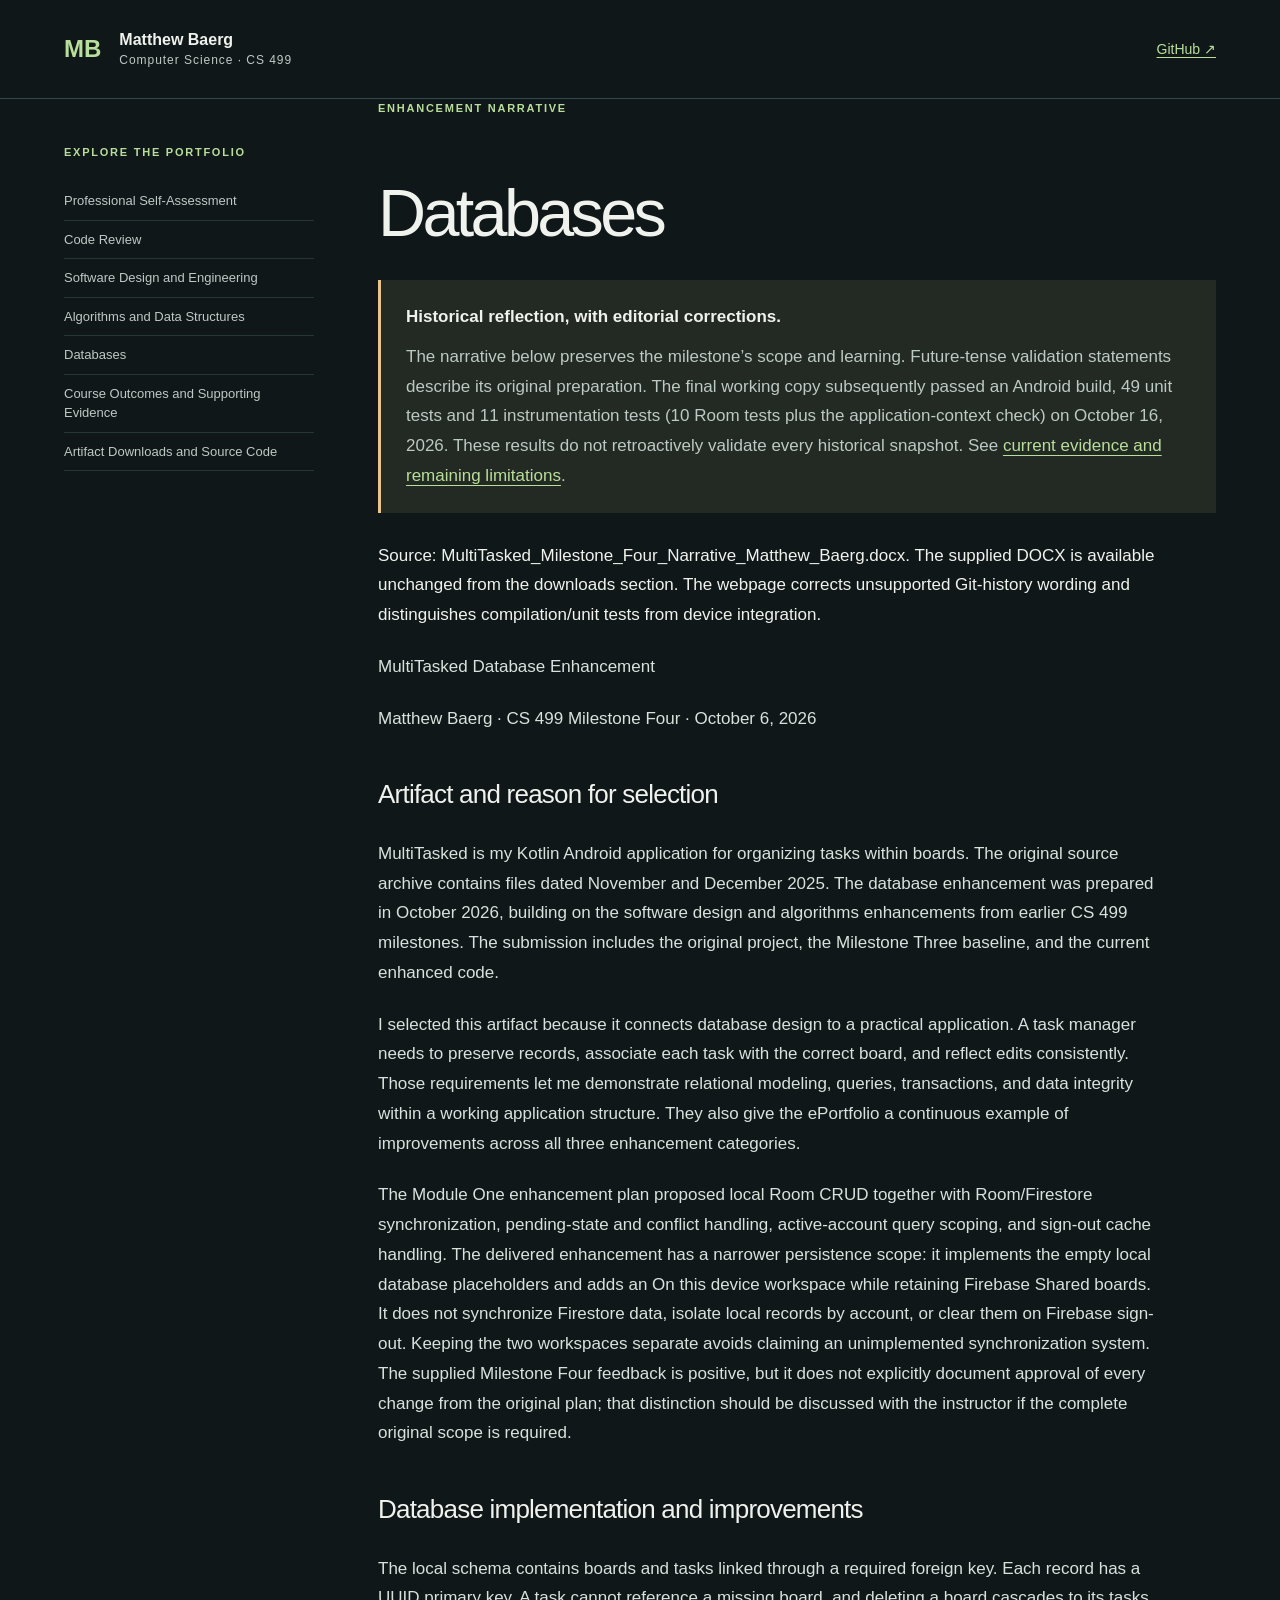
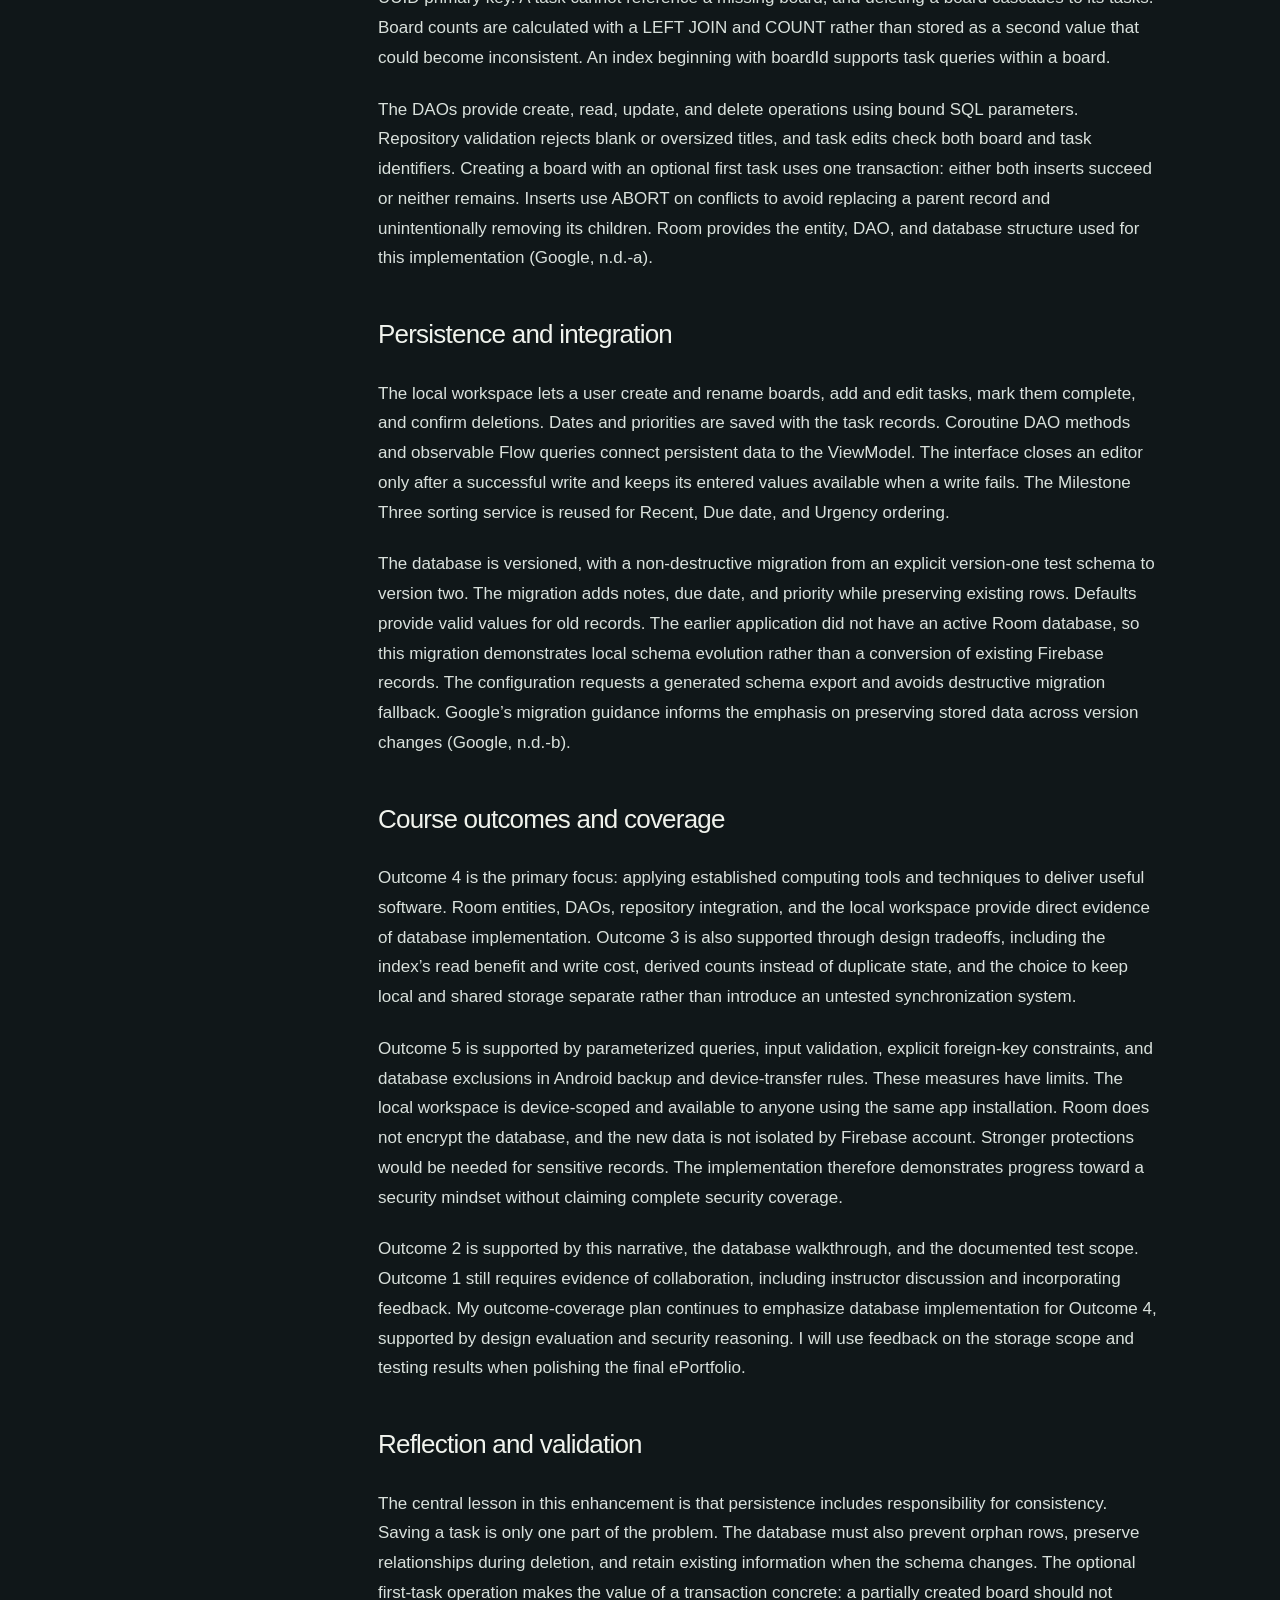
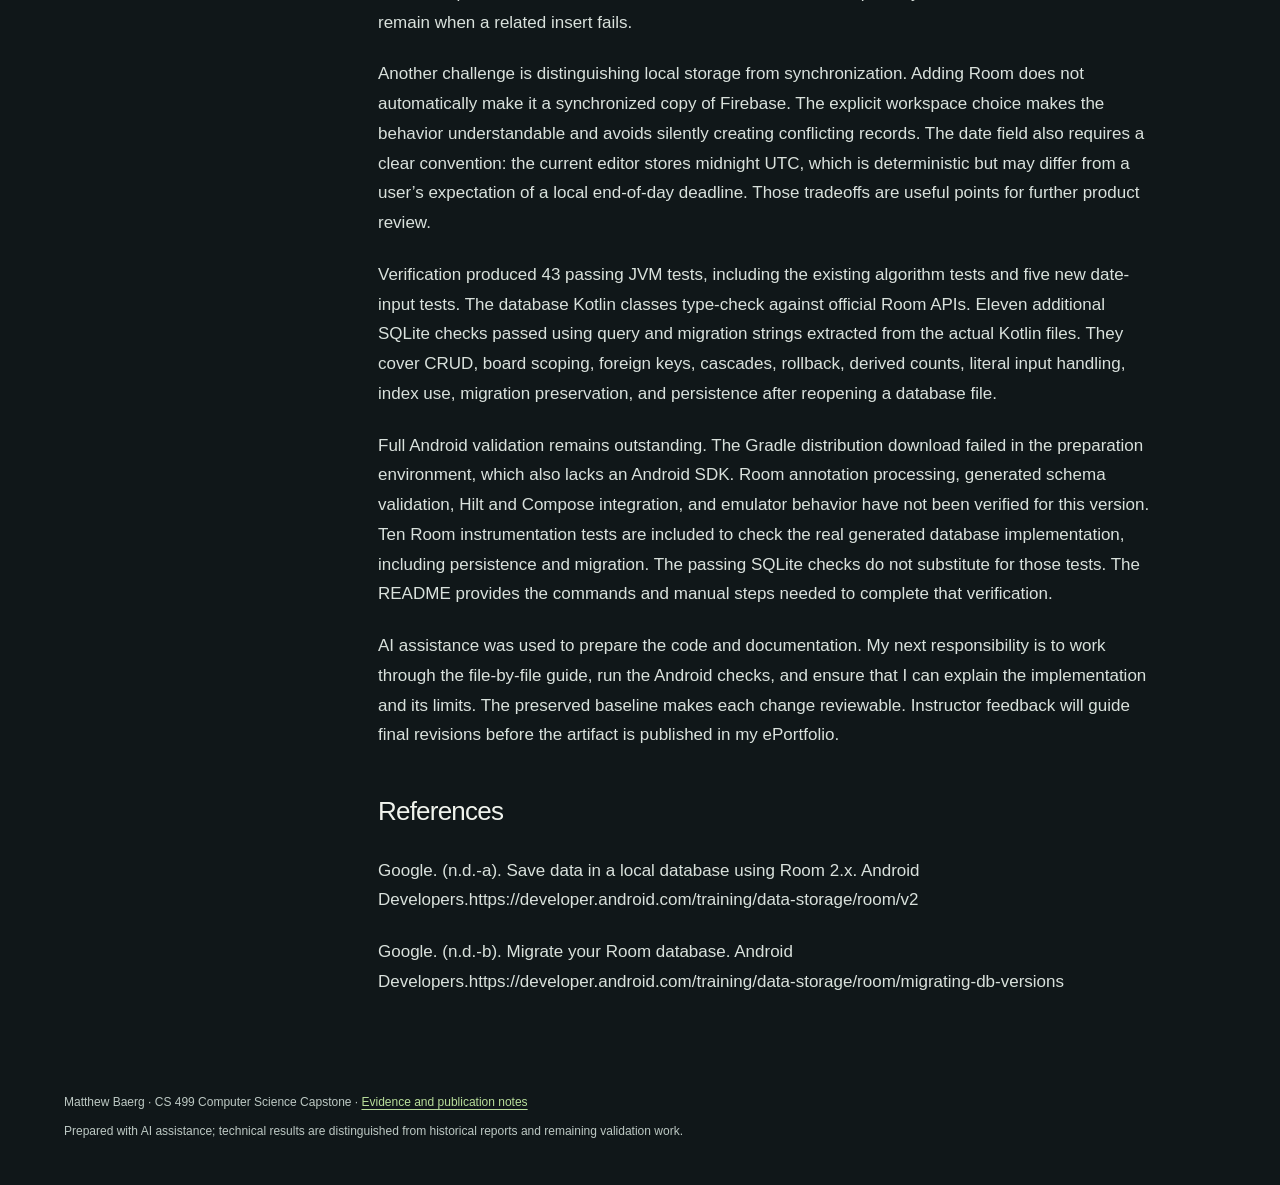
<file: docs/databases-narrative.html>
<!doctype html><html lang="en"><head><meta charset="utf-8"><meta name="viewport" content="width=device-width,initial-scale=1"><meta name="description" content="Matthew Baerg’s CS 499 ePortfolio: MultiTasked Android architecture, algorithms, databases, and verified evidence."><title>Databases narrative | Matthew Baerg</title><link rel="stylesheet" href="assets/style.css"></head><body><a class="skip" href="#main">Skip to content</a><header><a class="brand" href="index.html">MB<span>Matthew Baerg <small>Computer Science · CS 499</small></span></a><a class="repo-link" href="https://github.com/NovaKampfer/Capstone">GitHub ↗</a></header><div class="layout"><aside><nav aria-label="Portfolio sections"><p class="eyebrow">Explore the portfolio</p><a href="index.html#assessment">Professional Self-Assessment</a><a href="index.html#review">Code Review</a><a href="index.html#design">Software Design and Engineering</a><a href="index.html#algorithms">Algorithms and Data Structures</a><a href="index.html#databases">Databases</a><a href="index.html#outcomes">Course Outcomes and Supporting Evidence</a><a href="index.html#downloads">Artifact Downloads and Source Code</a></nav></aside><main id="main" tabindex="-1"><p class="eyebrow">Enhancement narrative</p><h1>Databases</h1><div class="notice"><strong>Historical reflection, with editorial corrections.</strong><p>The narrative below preserves the milestone’s scope and learning. Future-tense validation statements describe its original preparation. The final working copy subsequently passed an Android build, 49 unit tests and 11 instrumentation tests (10 Room tests plus the application-context check) on October 16, 2026. These results do not retroactively validate every historical snapshot. See <a href="evidence.html">current evidence and remaining limitations</a>.</p></div><p>Source: MultiTasked_Milestone_Four_Narrative_Matthew_Baerg.docx. The supplied DOCX is available unchanged from the downloads section. The webpage corrects unsupported Git-history wording and distinguishes compilation/unit tests from device integration.</p><article class="prose"><p>MultiTasked Database Enhancement</p><p>Matthew Baerg · CS 499 Milestone Four · October 6, 2026</p><h2>Artifact and reason for selection</h2><p>MultiTasked is my Kotlin Android application for organizing tasks within boards. The original source archive contains files dated November and December 2025. The database enhancement was prepared in October 2026, building on the software design and algorithms enhancements from earlier CS 499 milestones. The submission includes the original project, the Milestone Three baseline, and the current enhanced code.</p><p>I selected this artifact because it connects database design to a practical application. A task manager needs to preserve records, associate each task with the correct board, and reflect edits consistently. Those requirements let me demonstrate relational modeling, queries, transactions, and data integrity within a working application structure. They also give the ePortfolio a continuous example of improvements across all three enhancement categories.</p><p>The Module One enhancement plan proposed local Room CRUD together with Room/Firestore synchronization, pending-state and conflict handling, active-account query scoping, and sign-out cache handling. The delivered enhancement has a narrower persistence scope: it implements the empty local database placeholders and adds an On this device workspace while retaining Firebase Shared boards. It does not synchronize Firestore data, isolate local records by account, or clear them on Firebase sign-out. Keeping the two workspaces separate avoids claiming an unimplemented synchronization system. The supplied Milestone Four feedback is positive, but it does not explicitly document approval of every change from the original plan; that distinction should be discussed with the instructor if the complete original scope is required.</p><h2>Database implementation and improvements</h2><p>The local schema contains boards and tasks linked through a required foreign key. Each record has a UUID primary key. A task cannot reference a missing board, and deleting a board cascades to its tasks. Board counts are calculated with a LEFT JOIN and COUNT rather than stored as a second value that could become inconsistent. An index beginning with boardId supports task queries within a board.</p><p>The DAOs provide create, read, update, and delete operations using bound SQL parameters. Repository validation rejects blank or oversized titles, and task edits check both board and task identifiers. Creating a board with an optional first task uses one transaction: either both inserts succeed or neither remains. Inserts use ABORT on conflicts to avoid replacing a parent record and unintentionally removing its children. Room provides the entity, DAO, and database structure used for this implementation (Google, n.d.-a).</p><h2>Persistence and integration</h2><p>The local workspace lets a user create and rename boards, add and edit tasks, mark them complete, and confirm deletions. Dates and priorities are saved with the task records. Coroutine DAO methods and observable Flow queries connect persistent data to the ViewModel. The interface closes an editor only after a successful write and keeps its entered values available when a write fails. The Milestone Three sorting service is reused for Recent, Due date, and Urgency ordering.</p><p>The database is versioned, with a non-destructive migration from an explicit version-one test schema to version two. The migration adds notes, due date, and priority while preserving existing rows. Defaults provide valid values for old records. The earlier application did not have an active Room database, so this migration demonstrates local schema evolution rather than a conversion of existing Firebase records. The configuration requests a generated schema export and avoids destructive migration fallback. Google’s migration guidance informs the emphasis on preserving stored data across version changes (Google, n.d.-b).</p><h2>Course outcomes and coverage</h2><p>Outcome 4 is the primary focus: applying established computing tools and techniques to deliver useful software. Room entities, DAOs, repository integration, and the local workspace provide direct evidence of database implementation. Outcome 3 is also supported through design tradeoffs, including the index’s read benefit and write cost, derived counts instead of duplicate state, and the choice to keep local and shared storage separate rather than introduce an untested synchronization system.</p><p>Outcome 5 is supported by parameterized queries, input validation, explicit foreign-key constraints, and database exclusions in Android backup and device-transfer rules. These measures have limits. The local workspace is device-scoped and available to anyone using the same app installation. Room does not encrypt the database, and the new data is not isolated by Firebase account. Stronger protections would be needed for sensitive records. The implementation therefore demonstrates progress toward a security mindset without claiming complete security coverage.</p><p>Outcome 2 is supported by this narrative, the database walkthrough, and the documented test scope. Outcome 1 still requires evidence of collaboration, including instructor discussion and incorporating feedback. My outcome-coverage plan continues to emphasize database implementation for Outcome 4, supported by design evaluation and security reasoning. I will use feedback on the storage scope and testing results when polishing the final ePortfolio.</p><h2>Reflection and validation</h2><p>The central lesson in this enhancement is that persistence includes responsibility for consistency. Saving a task is only one part of the problem. The database must also prevent orphan rows, preserve relationships during deletion, and retain existing information when the schema changes. The optional first-task operation makes the value of a transaction concrete: a partially created board should not remain when a related insert fails.</p><p>Another challenge is distinguishing local storage from synchronization. Adding Room does not automatically make it a synchronized copy of Firebase. The explicit workspace choice makes the behavior understandable and avoids silently creating conflicting records. The date field also requires a clear convention: the current editor stores midnight UTC, which is deterministic but may differ from a user’s expectation of a local end-of-day deadline. Those tradeoffs are useful points for further product review.</p><p>Verification produced 43 passing JVM tests, including the existing algorithm tests and five new date-input tests. The database Kotlin classes type-check against official Room APIs. Eleven additional SQLite checks passed using query and migration strings extracted from the actual Kotlin files. They cover CRUD, board scoping, foreign keys, cascades, rollback, derived counts, literal input handling, index use, migration preservation, and persistence after reopening a database file.</p><p>Full Android validation remains outstanding. The Gradle distribution download failed in the preparation environment, which also lacks an Android SDK. Room annotation processing, generated schema validation, Hilt and Compose integration, and emulator behavior have not been verified for this version. Ten Room instrumentation tests are included to check the real generated database implementation, including persistence and migration. The passing SQLite checks do not substitute for those tests. The README provides the commands and manual steps needed to complete that verification.</p><p>AI assistance was used to prepare the code and documentation. My next responsibility is to work through the file-by-file guide, run the Android checks, and ensure that I can explain the implementation and its limits. The preserved baseline makes each change reviewable. Instructor feedback will guide final revisions before the artifact is published in my ePortfolio.</p><h2>References</h2><p>Google. (n.d.-a). Save data in a local database using Room 2.x. Android Developers.https://developer.android.com/training/data-storage/room/v2</p><p>Google. (n.d.-b). Migrate your Room database. Android Developers.https://developer.android.com/training/data-storage/room/migrating-db-versions</p></article></main></div><footer>Matthew Baerg · CS 499 Computer Science Capstone · <a href="evidence.html">Evidence and publication notes</a><p>Prepared with AI assistance; technical results are distinguished from historical reports and remaining validation work.</p></footer></body></html>
</file>
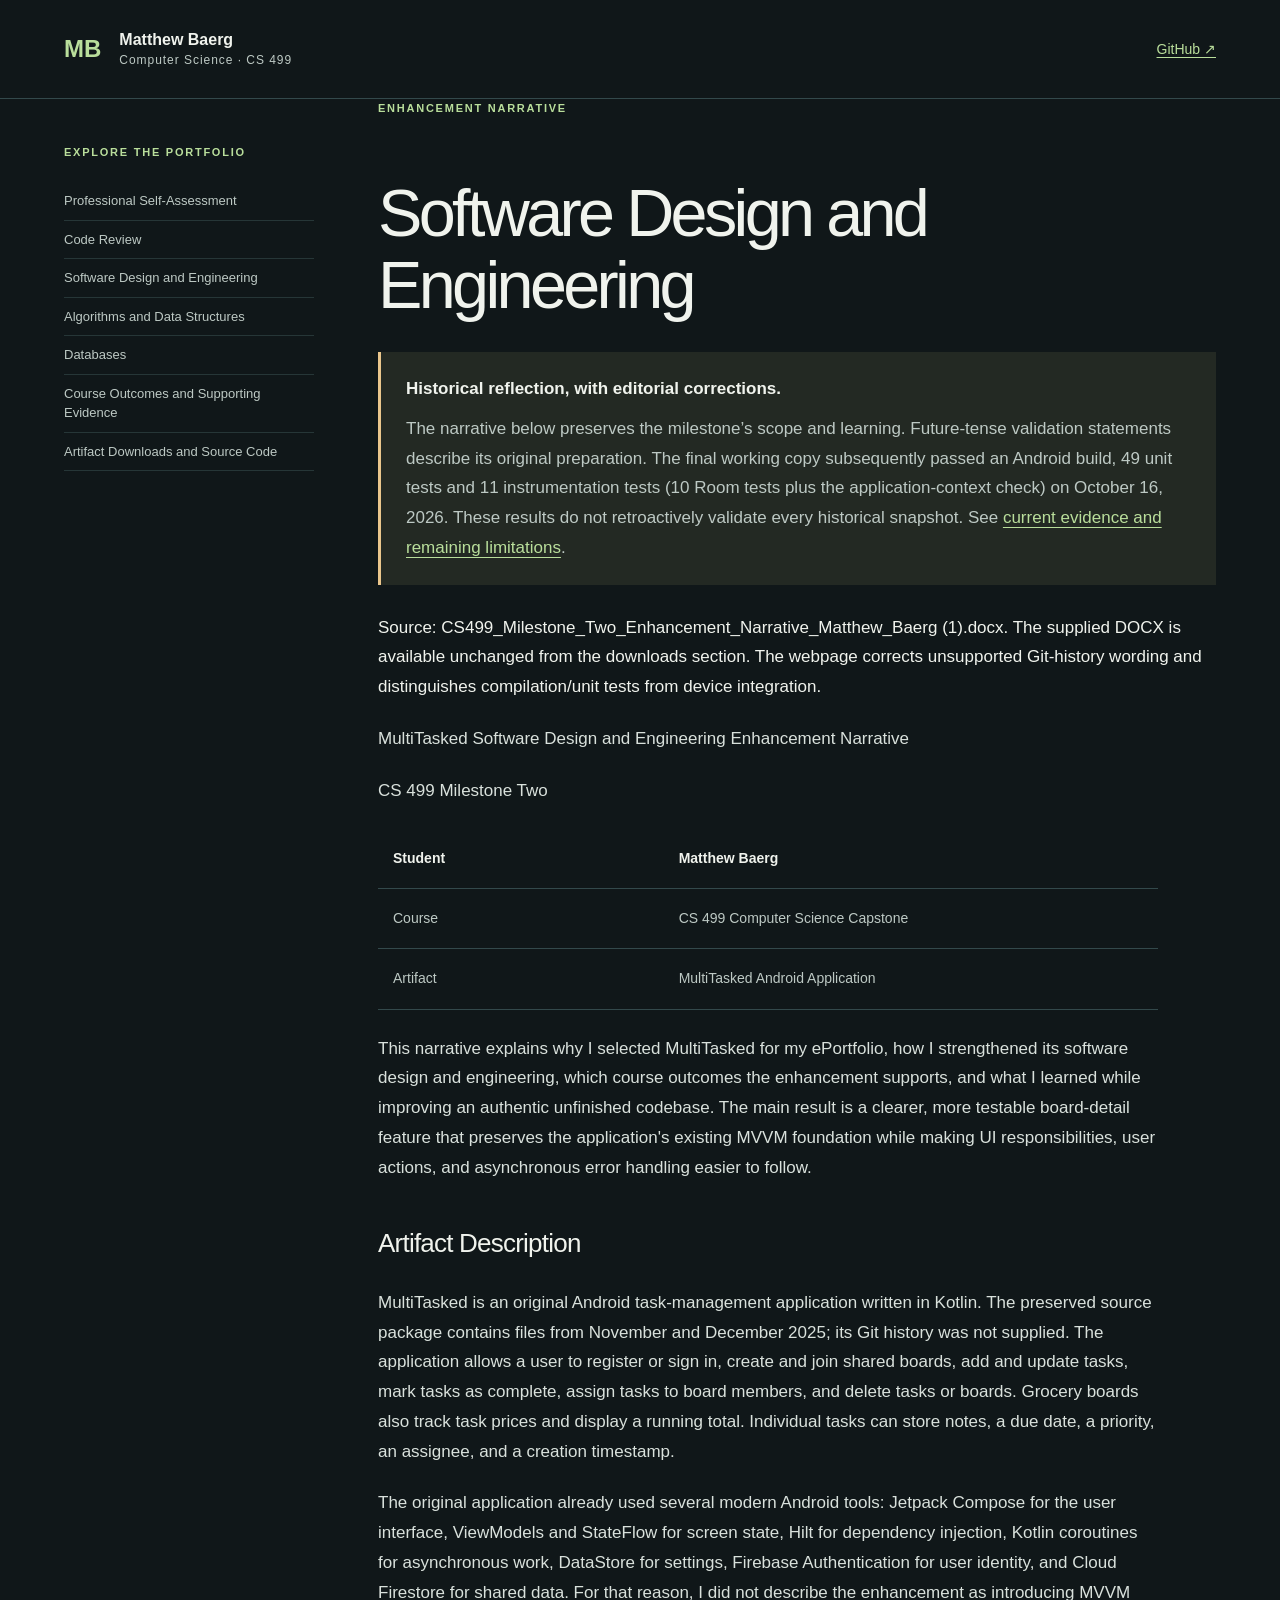
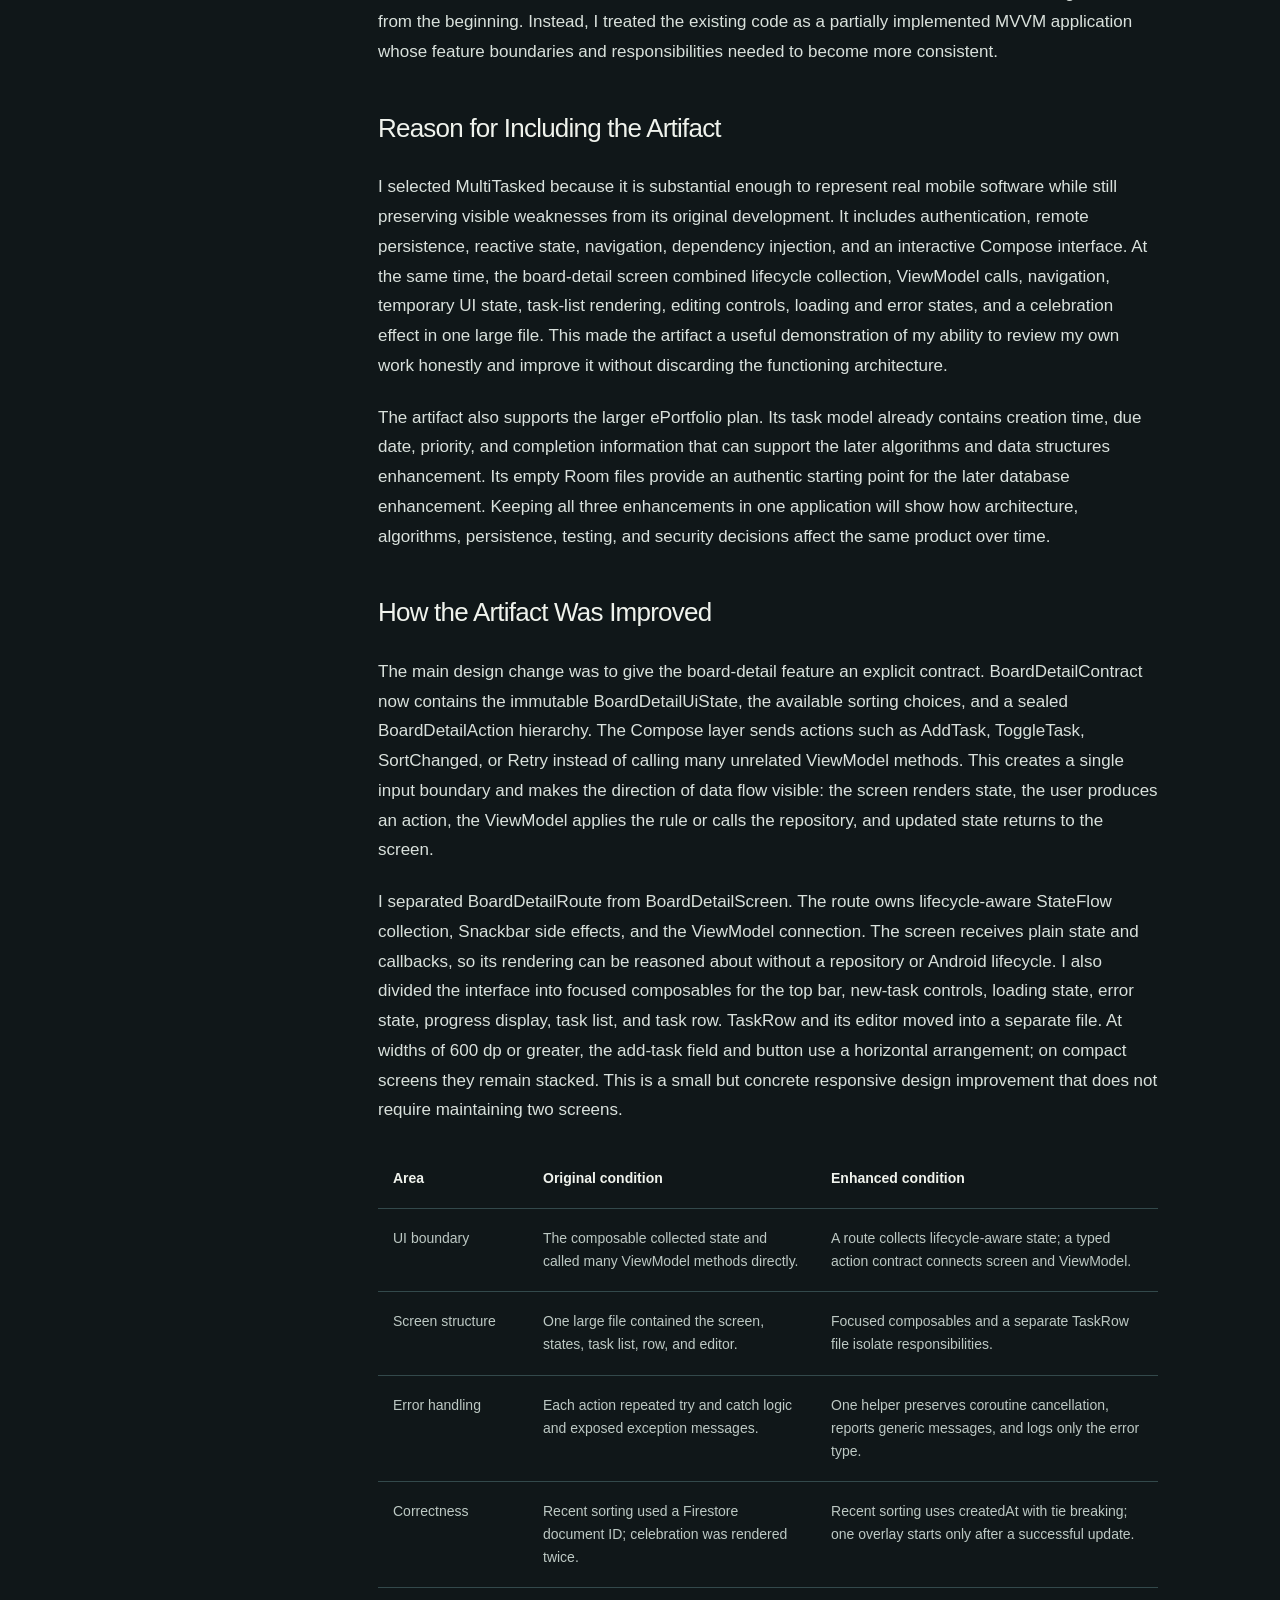
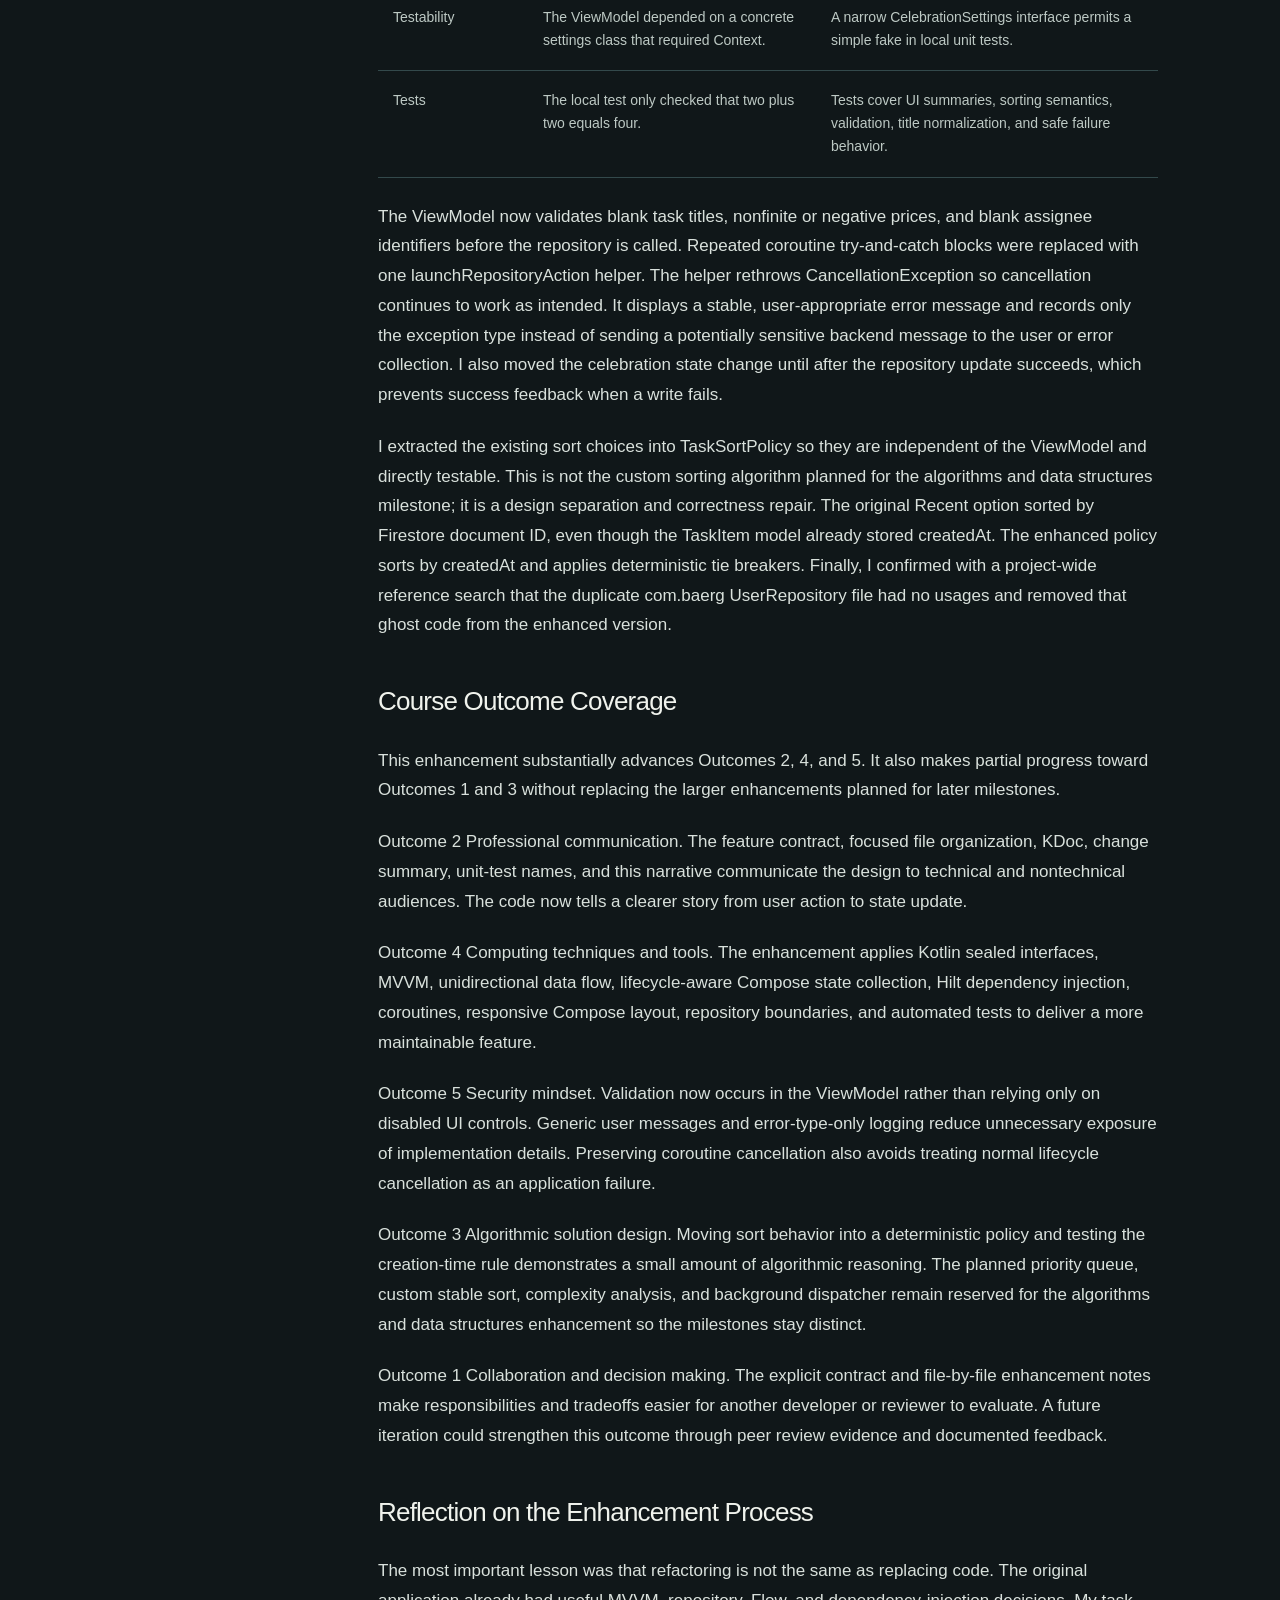
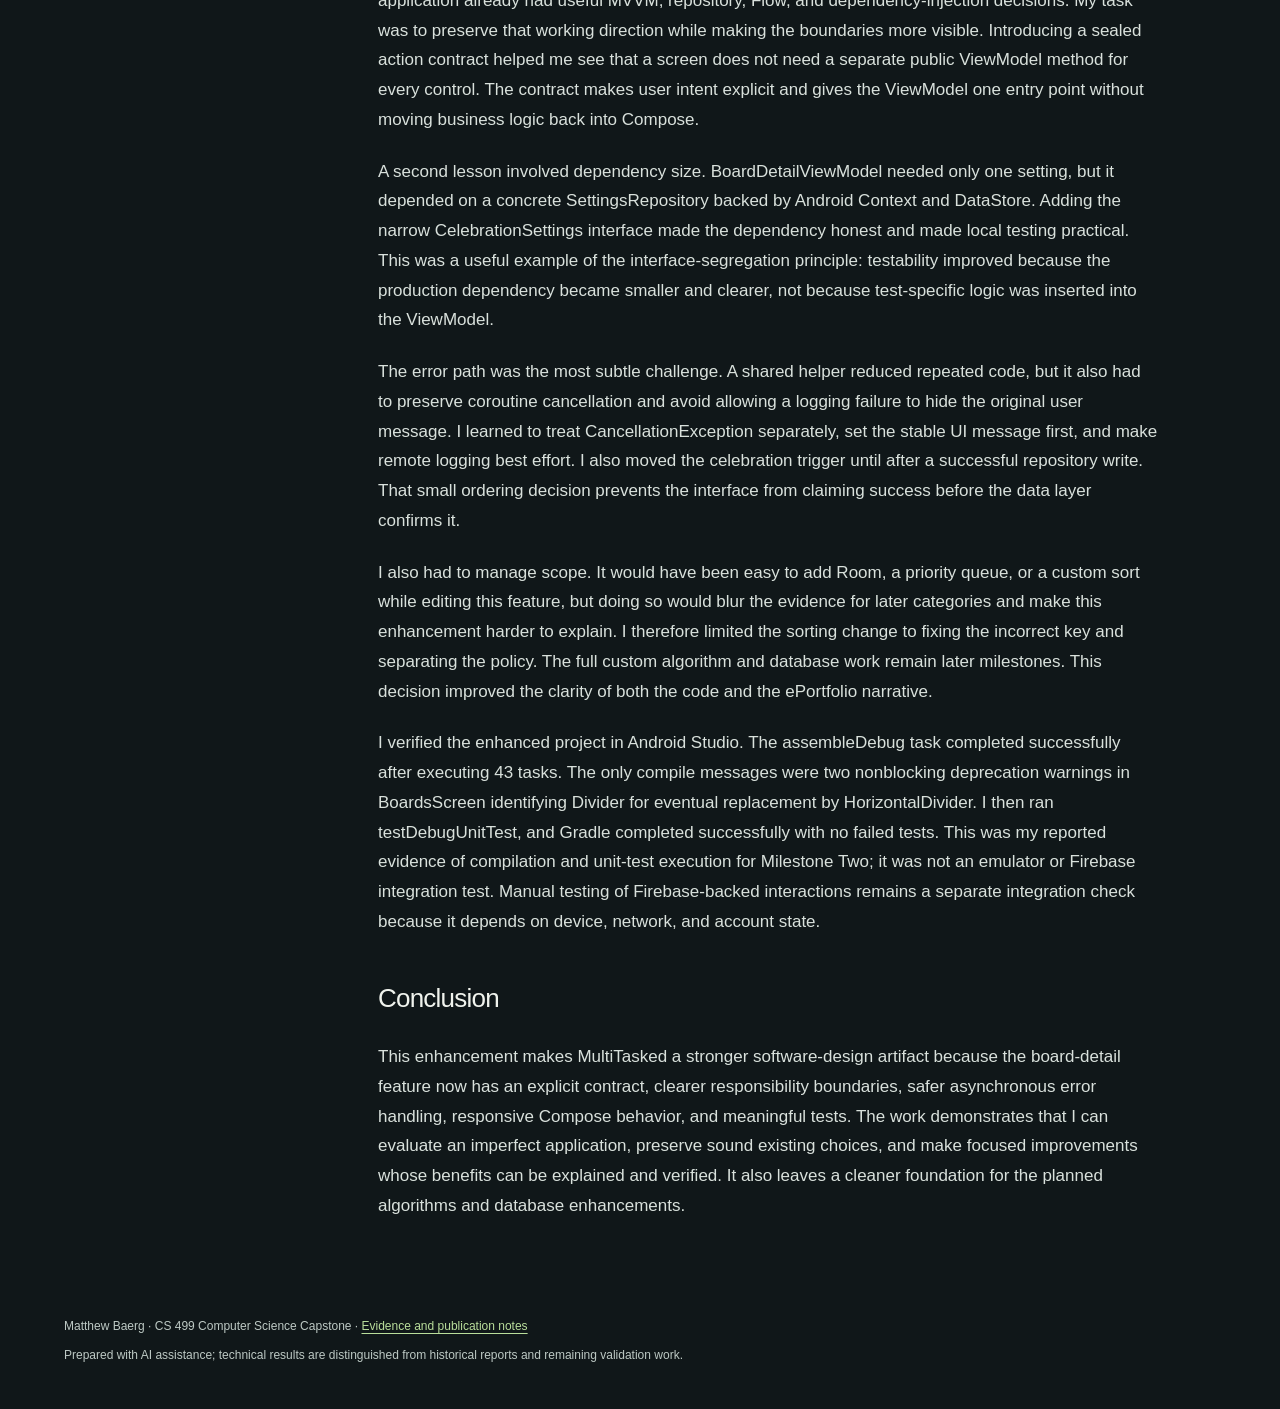
<file: docs/design-narrative.html>
<!doctype html><html lang="en"><head><meta charset="utf-8"><meta name="viewport" content="width=device-width,initial-scale=1"><meta name="description" content="Matthew Baerg’s CS 499 ePortfolio: MultiTasked Android architecture, algorithms, databases, and verified evidence."><title>Software Design and Engineering narrative | Matthew Baerg</title><link rel="stylesheet" href="assets/style.css"></head><body><a class="skip" href="#main">Skip to content</a><header><a class="brand" href="index.html">MB<span>Matthew Baerg <small>Computer Science · CS 499</small></span></a><a class="repo-link" href="https://github.com/NovaKampfer/Capstone">GitHub ↗</a></header><div class="layout"><aside><nav aria-label="Portfolio sections"><p class="eyebrow">Explore the portfolio</p><a href="index.html#assessment">Professional Self-Assessment</a><a href="index.html#review">Code Review</a><a href="index.html#design">Software Design and Engineering</a><a href="index.html#algorithms">Algorithms and Data Structures</a><a href="index.html#databases">Databases</a><a href="index.html#outcomes">Course Outcomes and Supporting Evidence</a><a href="index.html#downloads">Artifact Downloads and Source Code</a></nav></aside><main id="main" tabindex="-1"><p class="eyebrow">Enhancement narrative</p><h1>Software Design and Engineering</h1><div class="notice"><strong>Historical reflection, with editorial corrections.</strong><p>The narrative below preserves the milestone’s scope and learning. Future-tense validation statements describe its original preparation. The final working copy subsequently passed an Android build, 49 unit tests and 11 instrumentation tests (10 Room tests plus the application-context check) on October 16, 2026. These results do not retroactively validate every historical snapshot. See <a href="evidence.html">current evidence and remaining limitations</a>.</p></div><p>Source: CS499_Milestone_Two_Enhancement_Narrative_Matthew_Baerg (1).docx. The supplied DOCX is available unchanged from the downloads section. The webpage corrects unsupported Git-history wording and distinguishes compilation/unit tests from device integration.</p><article class="prose"><p>MultiTasked Software Design and Engineering Enhancement Narrative</p><p>CS 499 Milestone Two</p><div class="table-wrap" tabindex="0" role="region" aria-label="Narrative comparison table"><table><tr><th scope="col">Student</th><th scope="col">Matthew Baerg</th></tr><tr><td>Course</td><td>CS 499 Computer Science Capstone</td></tr><tr><td>Artifact</td><td>MultiTasked Android Application</td></tr></table></div><p>This narrative explains why I selected MultiTasked for my ePortfolio, how I strengthened its software design and engineering, which course outcomes the enhancement supports, and what I learned while improving an authentic unfinished codebase. The main result is a clearer, more testable board-detail feature that preserves the application&#x27;s existing MVVM foundation while making UI responsibilities, user actions, and asynchronous error handling easier to follow.</p><h2>Artifact Description</h2><p>MultiTasked is an original Android task-management application written in Kotlin. The preserved source package contains files from November and December 2025; its Git history was not supplied. The application allows a user to register or sign in, create and join shared boards, add and update tasks, mark tasks as complete, assign tasks to board members, and delete tasks or boards. Grocery boards also track task prices and display a running total. Individual tasks can store notes, a due date, a priority, an assignee, and a creation timestamp.</p><p>The original application already used several modern Android tools: Jetpack Compose for the user interface, ViewModels and StateFlow for screen state, Hilt for dependency injection, Kotlin coroutines for asynchronous work, DataStore for settings, Firebase Authentication for user identity, and Cloud Firestore for shared data. For that reason, I did not describe the enhancement as introducing MVVM from the beginning. Instead, I treated the existing code as a partially implemented MVVM application whose feature boundaries and responsibilities needed to become more consistent.</p><h2>Reason for Including the Artifact</h2><p>I selected MultiTasked because it is substantial enough to represent real mobile software while still preserving visible weaknesses from its original development. It includes authentication, remote persistence, reactive state, navigation, dependency injection, and an interactive Compose interface. At the same time, the board-detail screen combined lifecycle collection, ViewModel calls, navigation, temporary UI state, task-list rendering, editing controls, loading and error states, and a celebration effect in one large file. This made the artifact a useful demonstration of my ability to review my own work honestly and improve it without discarding the functioning architecture.</p><p>The artifact also supports the larger ePortfolio plan. Its task model already contains creation time, due date, priority, and completion information that can support the later algorithms and data structures enhancement. Its empty Room files provide an authentic starting point for the later database enhancement. Keeping all three enhancements in one application will show how architecture, algorithms, persistence, testing, and security decisions affect the same product over time.</p><h2>How the Artifact Was Improved</h2><p>The main design change was to give the board-detail feature an explicit contract. BoardDetailContract now contains the immutable BoardDetailUiState, the available sorting choices, and a sealed BoardDetailAction hierarchy. The Compose layer sends actions such as AddTask, ToggleTask, SortChanged, or Retry instead of calling many unrelated ViewModel methods. This creates a single input boundary and makes the direction of data flow visible: the screen renders state, the user produces an action, the ViewModel applies the rule or calls the repository, and updated state returns to the screen.</p><p>I separated BoardDetailRoute from BoardDetailScreen. The route owns lifecycle-aware StateFlow collection, Snackbar side effects, and the ViewModel connection. The screen receives plain state and callbacks, so its rendering can be reasoned about without a repository or Android lifecycle. I also divided the interface into focused composables for the top bar, new-task controls, loading state, error state, progress display, task list, and task row. TaskRow and its editor moved into a separate file. At widths of 600 dp or greater, the add-task field and button use a horizontal arrangement; on compact screens they remain stacked. This is a small but concrete responsive design improvement that does not require maintaining two screens.</p><div class="table-wrap" tabindex="0" role="region" aria-label="Narrative comparison table"><table><tr><th scope="col">Area</th><th scope="col">Original condition</th><th scope="col">Enhanced condition</th></tr><tr><td>UI boundary</td><td>The composable collected state and called many ViewModel methods directly.</td><td>A route collects lifecycle-aware state; a typed action contract connects screen and ViewModel.</td></tr><tr><td>Screen structure</td><td>One large file contained the screen, states, task list, row, and editor.</td><td>Focused composables and a separate TaskRow file isolate responsibilities.</td></tr><tr><td>Error handling</td><td>Each action repeated try and catch logic and exposed exception messages.</td><td>One helper preserves coroutine cancellation, reports generic messages, and logs only the error type.</td></tr><tr><td>Correctness</td><td>Recent sorting used a Firestore document ID; celebration was rendered twice.</td><td>Recent sorting uses createdAt with tie breaking; one overlay starts only after a successful update.</td></tr><tr><td>Testability</td><td>The ViewModel depended on a concrete settings class that required Context.</td><td>A narrow CelebrationSettings interface permits a simple fake in local unit tests.</td></tr><tr><td>Tests</td><td>The local test only checked that two plus two equals four.</td><td>Tests cover UI summaries, sorting semantics, validation, title normalization, and safe failure behavior.</td></tr></table></div><p>The ViewModel now validates blank task titles, nonfinite or negative prices, and blank assignee identifiers before the repository is called. Repeated coroutine try-and-catch blocks were replaced with one launchRepositoryAction helper. The helper rethrows CancellationException so cancellation continues to work as intended. It displays a stable, user-appropriate error message and records only the exception type instead of sending a potentially sensitive backend message to the user or error collection. I also moved the celebration state change until after the repository update succeeds, which prevents success feedback when a write fails.</p><p>I extracted the existing sort choices into TaskSortPolicy so they are independent of the ViewModel and directly testable. This is not the custom sorting algorithm planned for the algorithms and data structures milestone; it is a design separation and correctness repair. The original Recent option sorted by Firestore document ID, even though the TaskItem model already stored createdAt. The enhanced policy sorts by createdAt and applies deterministic tie breakers. Finally, I confirmed with a project-wide reference search that the duplicate com.baerg UserRepository file had no usages and removed that ghost code from the enhanced version.</p><h2>Course Outcome Coverage</h2><p>This enhancement substantially advances Outcomes 2, 4, and 5. It also makes partial progress toward Outcomes 1 and 3 without replacing the larger enhancements planned for later milestones.</p><p>Outcome 2 Professional communication. The feature contract, focused file organization, KDoc, change summary, unit-test names, and this narrative communicate the design to technical and nontechnical audiences. The code now tells a clearer story from user action to state update.</p><p>Outcome 4 Computing techniques and tools. The enhancement applies Kotlin sealed interfaces, MVVM, unidirectional data flow, lifecycle-aware Compose state collection, Hilt dependency injection, coroutines, responsive Compose layout, repository boundaries, and automated tests to deliver a more maintainable feature.</p><p>Outcome 5 Security mindset. Validation now occurs in the ViewModel rather than relying only on disabled UI controls. Generic user messages and error-type-only logging reduce unnecessary exposure of implementation details. Preserving coroutine cancellation also avoids treating normal lifecycle cancellation as an application failure.</p><p>Outcome 3 Algorithmic solution design. Moving sort behavior into a deterministic policy and testing the creation-time rule demonstrates a small amount of algorithmic reasoning. The planned priority queue, custom stable sort, complexity analysis, and background dispatcher remain reserved for the algorithms and data structures enhancement so the milestones stay distinct.</p><p>Outcome 1 Collaboration and decision making. The explicit contract and file-by-file enhancement notes make responsibilities and tradeoffs easier for another developer or reviewer to evaluate. A future iteration could strengthen this outcome through peer review evidence and documented feedback.</p><h2>Reflection on the Enhancement Process</h2><p>The most important lesson was that refactoring is not the same as replacing code. The original application already had useful MVVM, repository, Flow, and dependency-injection decisions. My task was to preserve that working direction while making the boundaries more visible. Introducing a sealed action contract helped me see that a screen does not need a separate public ViewModel method for every control. The contract makes user intent explicit and gives the ViewModel one entry point without moving business logic back into Compose.</p><p>A second lesson involved dependency size. BoardDetailViewModel needed only one setting, but it depended on a concrete SettingsRepository backed by Android Context and DataStore. Adding the narrow CelebrationSettings interface made the dependency honest and made local testing practical. This was a useful example of the interface-segregation principle: testability improved because the production dependency became smaller and clearer, not because test-specific logic was inserted into the ViewModel.</p><p>The error path was the most subtle challenge. A shared helper reduced repeated code, but it also had to preserve coroutine cancellation and avoid allowing a logging failure to hide the original user message. I learned to treat CancellationException separately, set the stable UI message first, and make remote logging best effort. I also moved the celebration trigger until after a successful repository write. That small ordering decision prevents the interface from claiming success before the data layer confirms it.</p><p>I also had to manage scope. It would have been easy to add Room, a priority queue, or a custom sort while editing this feature, but doing so would blur the evidence for later categories and make this enhancement harder to explain. I therefore limited the sorting change to fixing the incorrect key and separating the policy. The full custom algorithm and database work remain later milestones. This decision improved the clarity of both the code and the ePortfolio narrative.</p><p>I verified the enhanced project in Android Studio. The assembleDebug task completed successfully after executing 43 tasks. The only compile messages were two nonblocking deprecation warnings in BoardsScreen identifying Divider for eventual replacement by HorizontalDivider. I then ran testDebugUnitTest, and Gradle completed successfully with no failed tests. This was my reported evidence of compilation and unit-test execution for Milestone Two; it was not an emulator or Firebase integration test. Manual testing of Firebase-backed interactions remains a separate integration check because it depends on device, network, and account state.</p><h2>Conclusion</h2><p>This enhancement makes MultiTasked a stronger software-design artifact because the board-detail feature now has an explicit contract, clearer responsibility boundaries, safer asynchronous error handling, responsive Compose behavior, and meaningful tests. The work demonstrates that I can evaluate an imperfect application, preserve sound existing choices, and make focused improvements whose benefits can be explained and verified. It also leaves a cleaner foundation for the planned algorithms and database enhancements.</p></article></main></div><footer>Matthew Baerg · CS 499 Computer Science Capstone · <a href="evidence.html">Evidence and publication notes</a><p>Prepared with AI assistance; technical results are distinguished from historical reports and remaining validation work.</p></footer></body></html>
</file>
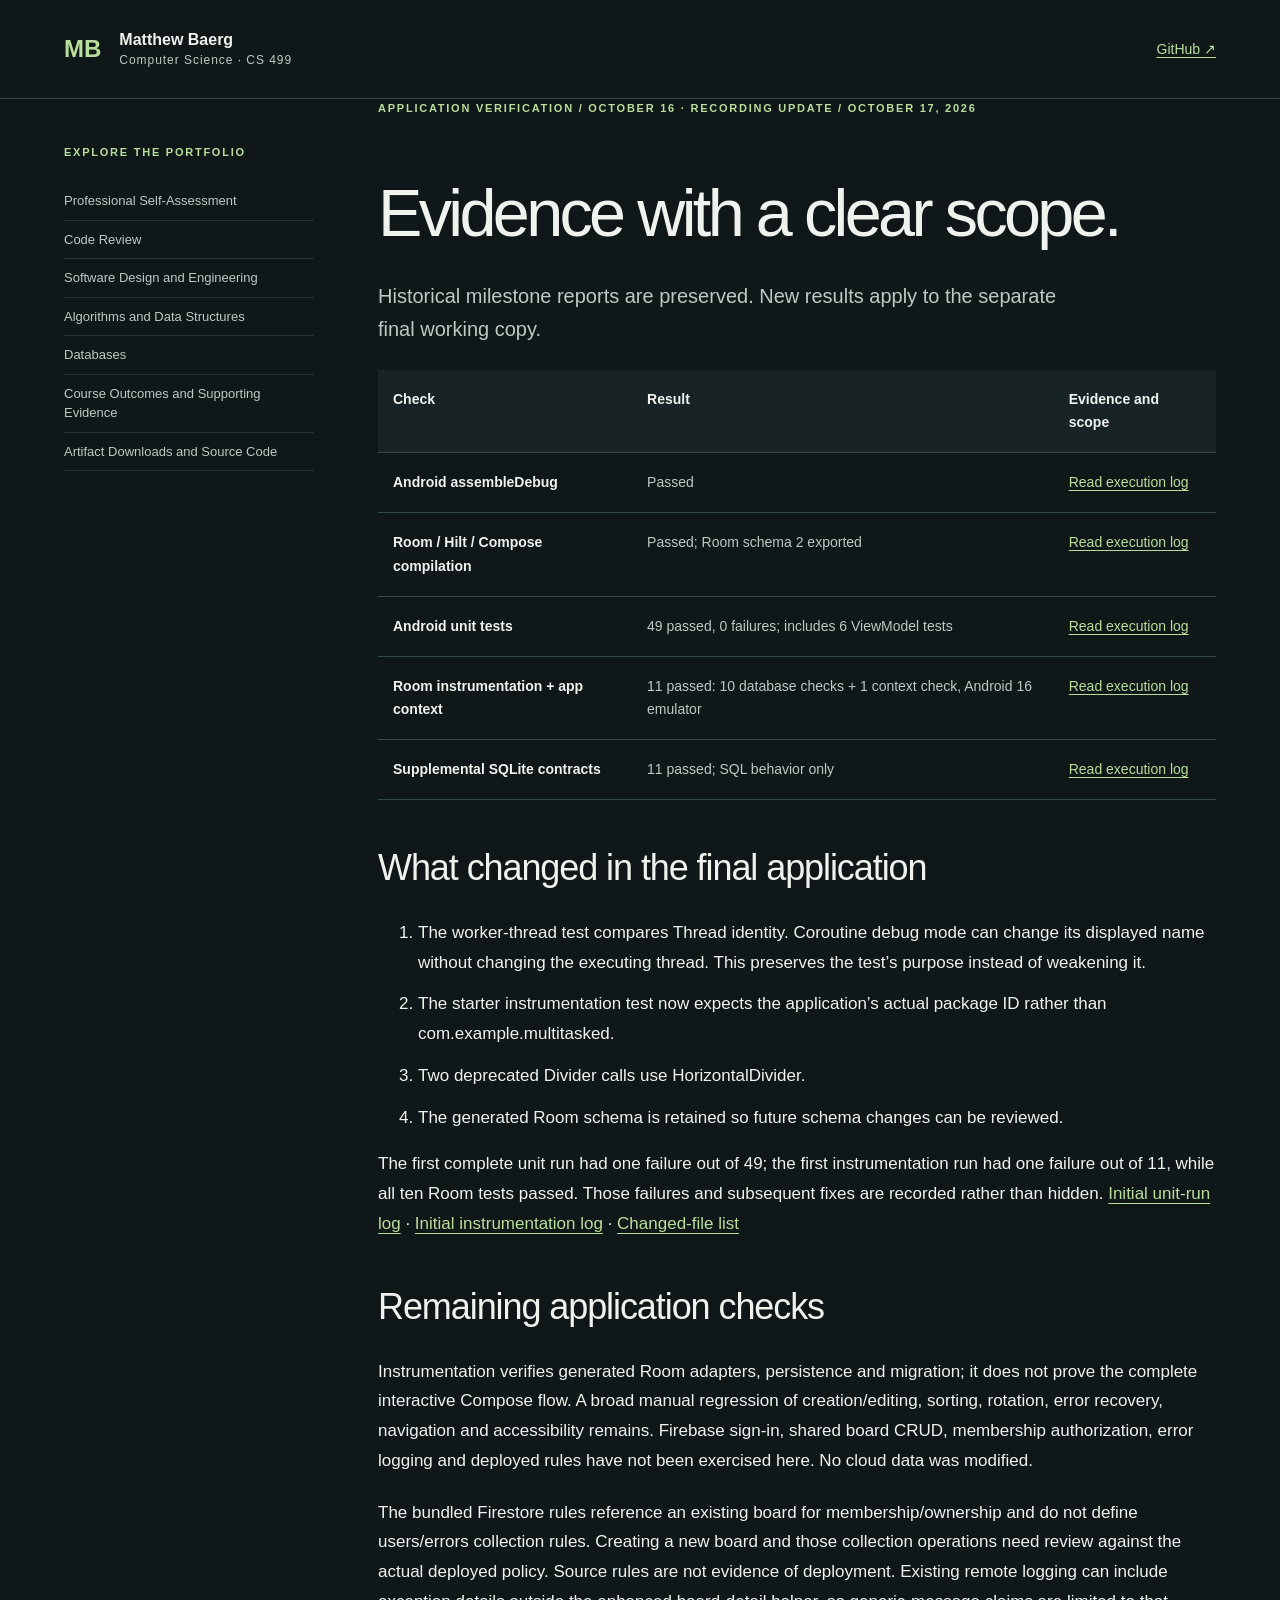
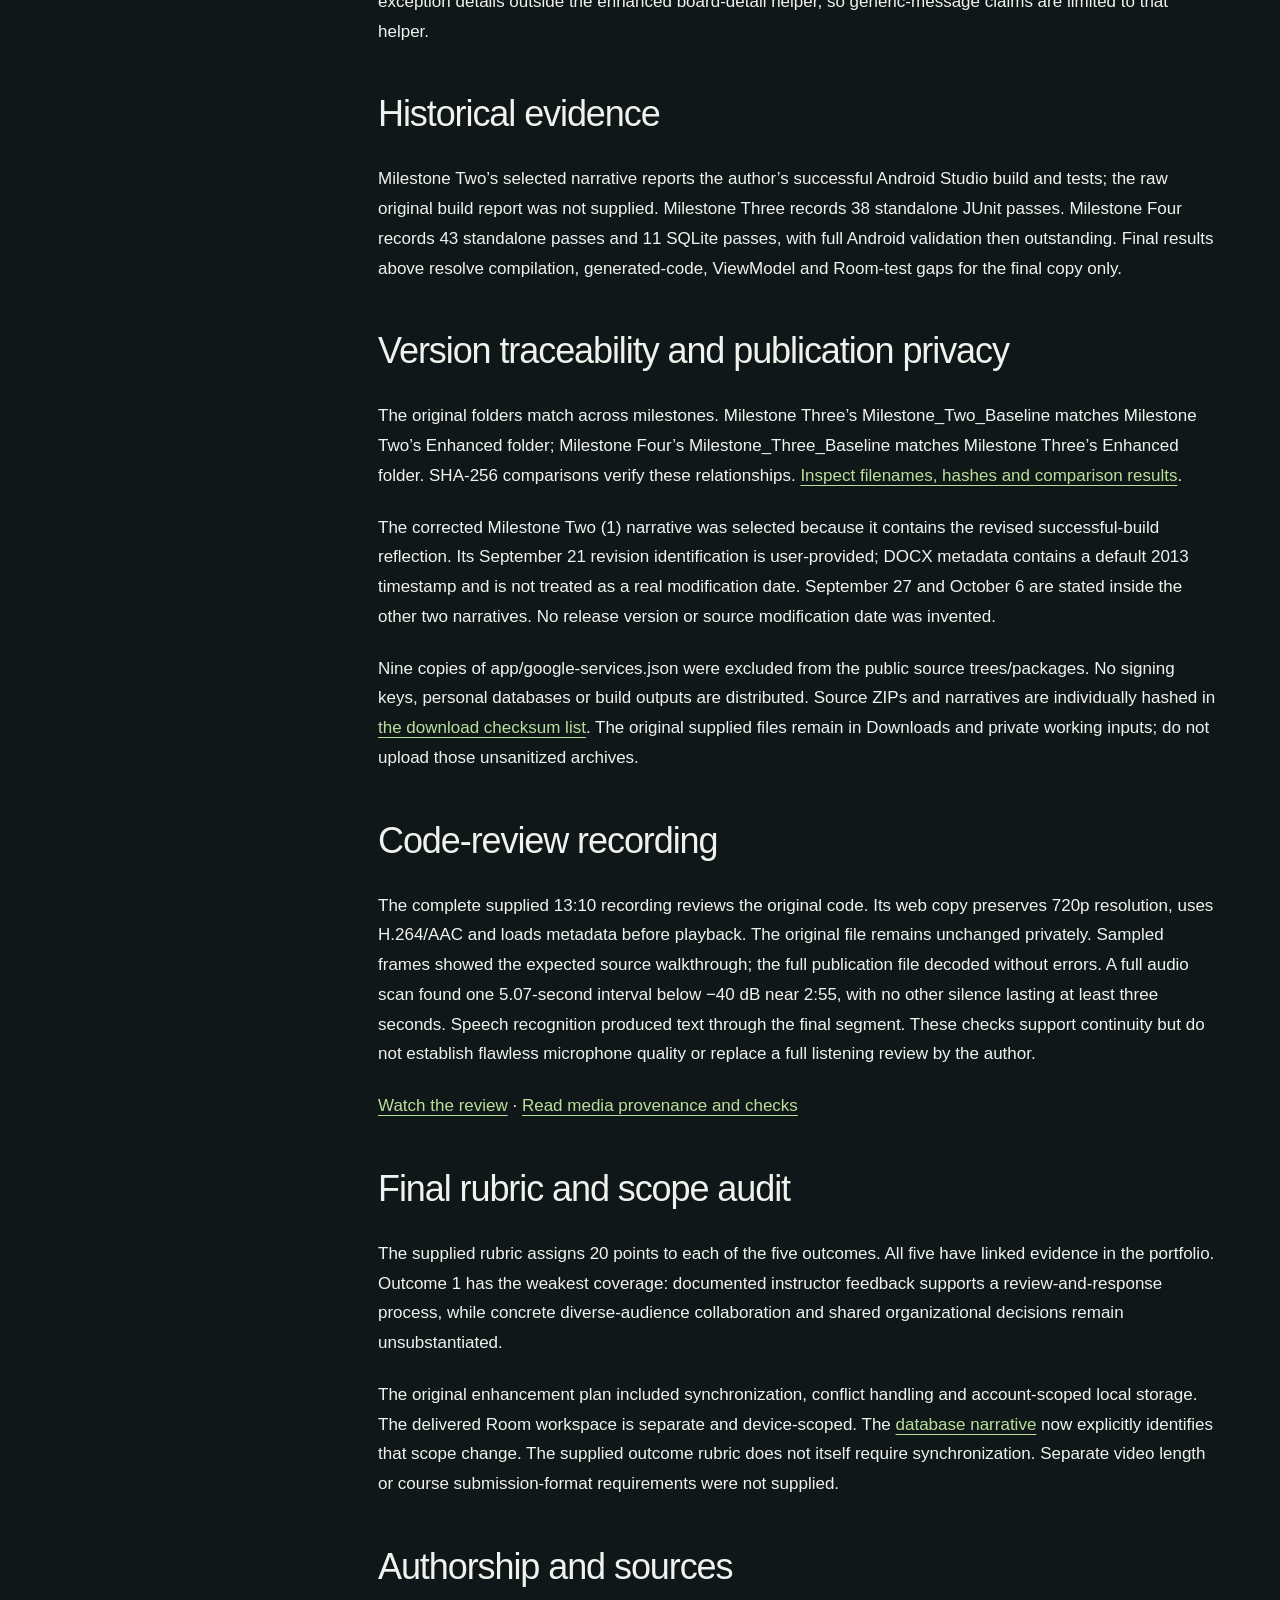
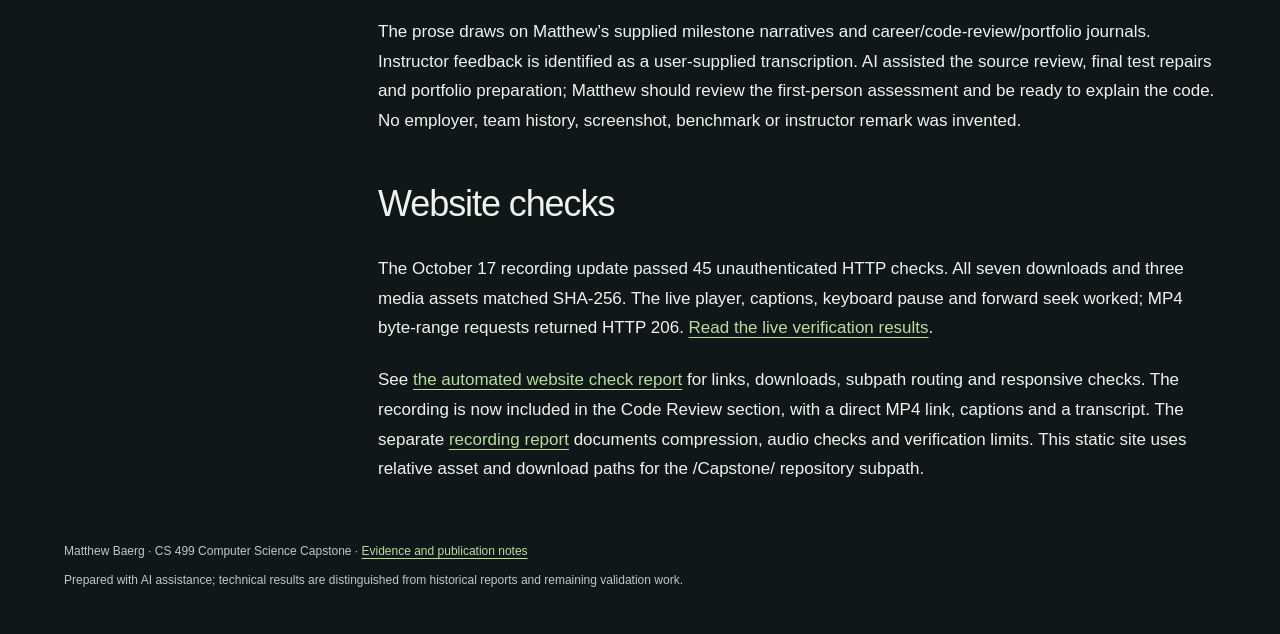
<file: docs/evidence.html>
<!doctype html><html lang="en"><head><meta charset="utf-8"><meta name="viewport" content="width=device-width,initial-scale=1"><meta name="description" content="Matthew Baerg’s CS 499 ePortfolio: MultiTasked Android architecture, algorithms, databases, and verified evidence."><title>Validation and provenance | Matthew Baerg</title><link rel="stylesheet" href="assets/style.css"></head><body><a class="skip" href="#main">Skip to content</a><header><a class="brand" href="index.html">MB<span>Matthew Baerg <small>Computer Science · CS 499</small></span></a><a class="repo-link" href="https://github.com/NovaKampfer/Capstone">GitHub ↗</a></header><div class="layout"><aside><nav aria-label="Portfolio sections"><p class="eyebrow">Explore the portfolio</p><a href="index.html#assessment">Professional Self-Assessment</a><a href="index.html#review">Code Review</a><a href="index.html#design">Software Design and Engineering</a><a href="index.html#algorithms">Algorithms and Data Structures</a><a href="index.html#databases">Databases</a><a href="index.html#outcomes">Course Outcomes and Supporting Evidence</a><a href="index.html#downloads">Artifact Downloads and Source Code</a></nav></aside><main id="main" tabindex="-1"><p class="eyebrow">Application verification / October 16 · Recording update / October 17, 2026</p><h1>Evidence with a clear scope.</h1><p class="lede">Historical milestone reports are preserved. New results apply to the separate final working copy.</p><div class="table-wrap" tabindex="0" role="region" aria-label="Application verification"><table><thead><tr><th scope="col">Check</th><th scope="col">Result</th><th scope="col">Evidence and scope</th></tr></thead><tbody><tr><th scope="row">Android assembleDebug</th><td>Passed</td><td><a href="evidence/android-build-final.log">Read execution log</a></td></tr><tr><th scope="row">Room / Hilt / Compose compilation</th><td>Passed; Room schema 2 exported</td><td><a href="evidence/android-build-final.log">Read execution log</a></td></tr><tr><th scope="row">Android unit tests</th><td>49 passed, 0 failures; includes 6 ViewModel tests</td><td><a href="evidence/android-build-final.log">Read execution log</a></td></tr><tr><th scope="row">Room instrumentation + app context</th><td>11 passed: 10 database checks + 1 context check, Android 16 emulator</td><td><a href="evidence/android-instrumentation.log">Read execution log</a></td></tr><tr><th scope="row">Supplemental SQLite contracts</th><td>11 passed; SQL behavior only</td><td><a href="evidence/sql-rerun.log">Read execution log</a></td></tr></tbody></table></div><h2>What changed in the final application</h2><ol><li>The worker-thread test compares Thread identity. Coroutine debug mode can change its displayed name without changing the executing thread. This preserves the test’s purpose instead of weakening it.</li><li>The starter instrumentation test now expects the application’s actual package ID rather than com.example.multitasked.</li><li>Two deprecated Divider calls use HorizontalDivider.</li><li>The generated Room schema is retained so future schema changes can be reviewed.</li></ol><p>The first complete unit run had one failure out of 49; the first instrumentation run had one failure out of 11, while all ten Room tests passed. Those failures and subsequent fixes are recorded rather than hidden. <a href="evidence/android-build-first.log">Initial unit-run log</a> · <a href="evidence/android-instrumentation-first.log">Initial instrumentation log</a> · <a href="evidence/final-changes.json">Changed-file list</a></p><h2>Remaining application checks</h2><p>Instrumentation verifies generated Room adapters, persistence and migration; it does not prove the complete interactive Compose flow. A broad manual regression of creation/editing, sorting, rotation, error recovery, navigation and accessibility remains. Firebase sign-in, shared board CRUD, membership authorization, error logging and deployed rules have not been exercised here. No cloud data was modified.</p><p>The bundled Firestore rules reference an existing board for membership/ownership and do not define users/errors collection rules. Creating a new board and those collection operations need review against the actual deployed policy. Source rules are not evidence of deployment. Existing remote logging can include exception details outside the enhanced board-detail helper, so generic-message claims are limited to that helper.</p><h2>Historical evidence</h2><p>Milestone Two’s selected narrative reports the author’s successful Android Studio build and tests; the raw original build report was not supplied. Milestone Three records 38 standalone JUnit passes. Milestone Four records 43 standalone passes and 11 SQLite passes, with full Android validation then outstanding. Final results above resolve compilation, generated-code, ViewModel and Room-test gaps for the final copy only.</p><h2>Version traceability and publication privacy</h2><p>The original folders match across milestones. Milestone Three’s Milestone_Two_Baseline matches Milestone Two’s Enhanced folder; Milestone Four’s Milestone_Three_Baseline matches Milestone Three’s Enhanced folder. SHA-256 comparisons verify these relationships. <a href="evidence/provenance.json">Inspect filenames, hashes and comparison results</a>.</p><p>The corrected Milestone Two (1) narrative was selected because it contains the revised successful-build reflection. Its September 21 revision identification is user-provided; DOCX metadata contains a default 2013 timestamp and is not treated as a real modification date. September 27 and October 6 are stated inside the other two narratives. No release version or source modification date was invented.</p><p>Nine copies of app/google-services.json were excluded from the public source trees/packages. No signing keys, personal databases or build outputs are distributed. Source ZIPs and narratives are individually hashed in <a href="evidence/download-checksums.json">the download checksum list</a>. The original supplied files remain in Downloads and private working inputs; do not upload those unsanitized archives.</p><h2>Code-review recording</h2><p>The complete supplied 13:10 recording reviews the original code. Its web copy preserves 720p resolution, uses H.264/AAC and loads metadata before playback. The original file remains unchanged privately. Sampled frames showed the expected source walkthrough; the full publication file decoded without errors. A full audio scan found one 5.07-second interval below −40 dB near 2:55, with no other silence lasting at least three seconds. Speech recognition produced text through the final segment. These checks support continuity but do not establish flawless microphone quality or replace a full listening review by the author.</p><p><a href="index.html#review">Watch the review</a> · <a href="evidence/recording-checks.json">Read media provenance and checks</a></p>
<h2>Final rubric and scope audit</h2><p>The supplied rubric assigns 20 points to each of the five outcomes. All five have linked evidence in the portfolio. Outcome 1 has the weakest coverage: documented instructor feedback supports a review-and-response process, while concrete diverse-audience collaboration and shared organizational decisions remain unsubstantiated.</p><p>The original enhancement plan included synchronization, conflict handling and account-scoped local storage. The delivered Room workspace is separate and device-scoped. The <a href="databases-narrative.html">database narrative</a> now explicitly identifies that scope change. The supplied outcome rubric does not itself require synchronization. Separate video length or course submission-format requirements were not supplied.</p><h2>Authorship and sources</h2><p>The prose draws on Matthew’s supplied milestone narratives and career/code-review/portfolio journals. Instructor feedback is identified as a user-supplied transcription. AI assisted the source review, final test repairs and portfolio preparation; Matthew should review the first-person assessment and be ready to explain the code. No employer, team history, screenshot, benchmark or instructor remark was invented.</p><h2>Website checks</h2><p>The October 17 recording update passed 45 unauthenticated HTTP checks. All seven downloads and three media assets matched SHA-256. The live player, captions, keyboard pause and forward seek worked; MP4 byte-range requests returned HTTP 206. <a href="evidence/live-verification.json">Read the live verification results</a>.</p><p>See <a href="evidence/website-checks.json">the automated website check report</a> for links, downloads, subpath routing and responsive checks. The recording is now included in the Code Review section, with a direct MP4 link, captions and a transcript. The separate <a href="evidence/recording-checks.json">recording report</a> documents compression, audio checks and verification limits. This static site uses relative asset and download paths for the /Capstone/ repository subpath.</p></main></div><footer>Matthew Baerg · CS 499 Computer Science Capstone · <a href="evidence.html">Evidence and publication notes</a><p>Prepared with AI assistance; technical results are distinguished from historical reports and remaining validation work.</p></footer></body></html>
</file>
<file: docs/assets/style.css>
:root{color-scheme:dark;--bg:#101719;--surface:#182326;--line:#33494b;--ink:#f0f3ed;--muted:#bdc9c4;--accent:#b9de9b;--gold:#eac68c}*{box-sizing:border-box}html{scroll-behavior:smooth;scroll-padding-top:2rem}body{margin:0;background:var(--bg);color:var(--ink);font-family:Segoe UI,Arial,sans-serif;font-size:17px;line-height:1.75}a{color:var(--accent);text-underline-offset:.22em;text-decoration-thickness:1px}a:hover{color:white}a:focus-visible,button:focus-visible,[tabindex]:focus-visible,summary:focus-visible{outline:3px solid var(--gold);outline-offset:5px}header{max-width:1440px;margin:auto;padding:28px 5%;display:flex;justify-content:space-between;align-items:center;border-bottom:1px solid var(--line)}.brand{display:flex;align-items:center;gap:18px;font-size:24px;font-weight:700;text-decoration:none;color:var(--accent)}.brand span{font-size:16px;color:var(--ink);line-height:1.4}.brand small{display:block;font-size:12px;letter-spacing:.08em;color:var(--muted);font-weight:400}.repo-link{font-size:14px}.layout{max-width:1440px;margin:auto;display:grid;grid-template-columns:250px minmax(0,1fr);gap:64px;padding:0 5%}aside nav{position:sticky;top:24px;padding:44px 0}nav a{display:block;padding:9px 0;font-size:13px;color:var(--muted);line-height:1.5;text-decoration:none;border-bottom:1px solid #263637}nav a:hover{color:var(--accent)}.eyebrow{text-transform:uppercase;font-size:11px;letter-spacing:.16em;color:var(--accent);font-weight:700;margin:0 0 20px}.hero{padding:75px 0 70px;border-bottom:1px solid var(--line)}h1{font-size:clamp(40px,5.2vw,72px);font-weight:500;letter-spacing:-.055em;line-height:1.08;margin:20px 0 30px}h1 span{color:var(--accent)}.lede{font-size:20px;line-height:1.65;max-width:720px;color:var(--muted)}.hero-meta{display:flex;gap:8px 22px;flex-wrap:wrap;font-size:12px;color:var(--muted);margin:30px 0}.button{display:inline-block;border:1px solid var(--accent);padding:11px 18px;text-decoration:none;font-size:14px}.button:hover{background:var(--accent);color:var(--bg)}section{padding:64px 0;border-bottom:1px solid var(--line);scroll-margin-top:24px}h2{font-size:clamp(26px,3vw,36px);line-height:1.25;font-weight:500;letter-spacing:-.03em;margin:0 0 28px}h3{font-size:20px;line-height:1.4;font-weight:600;margin-top:30px}p{margin:0 0 22px}.prose{max-width:780px}.prose p{color:#d9e1dc}.prose h2{font-size:26px;margin-top:45px}.prose>p:first-child{margin-top:20px}strong{color:var(--ink);font-weight:600}.notice{border-left:3px solid var(--gold);background:#232923;padding:22px 25px;margin:22px 0 28px}.notice p{color:var(--muted);margin:10px 0 0}.source-list{display:flex;flex-wrap:wrap;gap:9px 20px;padding:16px 0;margin-bottom:20px;border-top:1px solid var(--line);border-bottom:1px solid var(--line);font-size:13px}.comparison{display:grid;grid-template-columns:1fr 1fr;gap:30px;margin:25px 0}.comparison>div{border-top:2px solid var(--accent);padding:0 0 15px}.comparison p{font-size:15px;color:var(--muted)}.table-wrap{max-width:100%;overflow-x:auto;margin:24px 0}table{width:100%;border-collapse:collapse;font-size:14px;line-height:1.65}th,td{text-align:left;vertical-align:top;padding:18px 15px;border-bottom:1px solid var(--line);min-width:150px}th{font-weight:600;color:var(--ink)}thead{background:var(--surface)}td{color:var(--muted)}td p{margin:12px 0 0}code{overflow-wrap:anywhere;font-size:.85em;color:var(--gold)}.architecture{margin:30px 0;display:grid;grid-template-columns:1fr 1fr;gap:20px}.architecture>div{display:flex;flex-direction:column;gap:8px;padding:25px 18px;background:var(--surface);border:1px solid var(--line);text-align:center;font-size:14px}.architecture strong{color:var(--accent);font-size:18px}.architecture span{color:var(--muted)}.architecture b{border-top:1px solid var(--line);padding-top:12px;font-weight:500}.architecture figcaption{grid-column:1/-1;color:var(--muted);font-size:12px}footer{max-width:1440px;margin:auto;padding:35px 5%;font-size:12px;color:var(--muted)}footer p{margin:8px 0}.skip{position:absolute;left:16px;top:-100px;background:var(--ink);color:var(--bg);padding:10px;z-index:20}.skip:focus{top:10px}main>h1{margin-top:60px}main>article{margin-bottom:60px}main>h2{margin-top:45px}li{margin-bottom:12px}img{max-width:100%;height:auto} @media(max-width:1000px){.layout{grid-template-columns:200px minmax(0,1fr);gap:30px}}@media(max-width:760px){body{font-size:16px}.layout{display:block;padding:0 6%}header{padding:22px 6%}aside nav{position:static;padding:24px 0;display:grid;grid-template-columns:1fr 1fr;gap:0 20px}nav .eyebrow{grid-column:1/-1;margin-bottom:10px}nav a{font-size:12px}.hero{padding:30px 0 45px}h1{font-size:44px}.lede{font-size:18px}section{padding:45px 0}.comparison,.architecture{grid-template-columns:1fr}.notice{padding:18px}.repo-link{font-size:12px}.brand{gap:12px}.brand span{font-size:14px}th,td{padding:12px}.table-wrap{border-right:1px solid var(--line)}}@media(prefers-reduced-motion:reduce){html{scroll-behavior:auto}}@media print{body{background:white;color:black}header,aside,footer,.button{display:none}.layout{display:block}a,p,.prose p,td,.lede{color:black}.notice,.architecture>div,thead{background:#eee;color:black}strong,th,h1 span,.eyebrow{color:black}section{break-inside:auto}a{overflow-wrap:anywhere}}
p, a, li, th, td { overflow-wrap: anywhere; }

.recording{margin:28px 0}.recording video{display:block;width:100%;height:auto;aspect-ratio:16/9;background:#000;border:1px solid var(--line)}.recording figcaption{font-size:13px;color:var(--muted);margin-top:12px}video:focus-visible{outline:3px solid var(--gold);outline-offset:5px}.transcript-time{font-variant-numeric:tabular-nums;color:var(--gold);font-size:13px}
</file>
